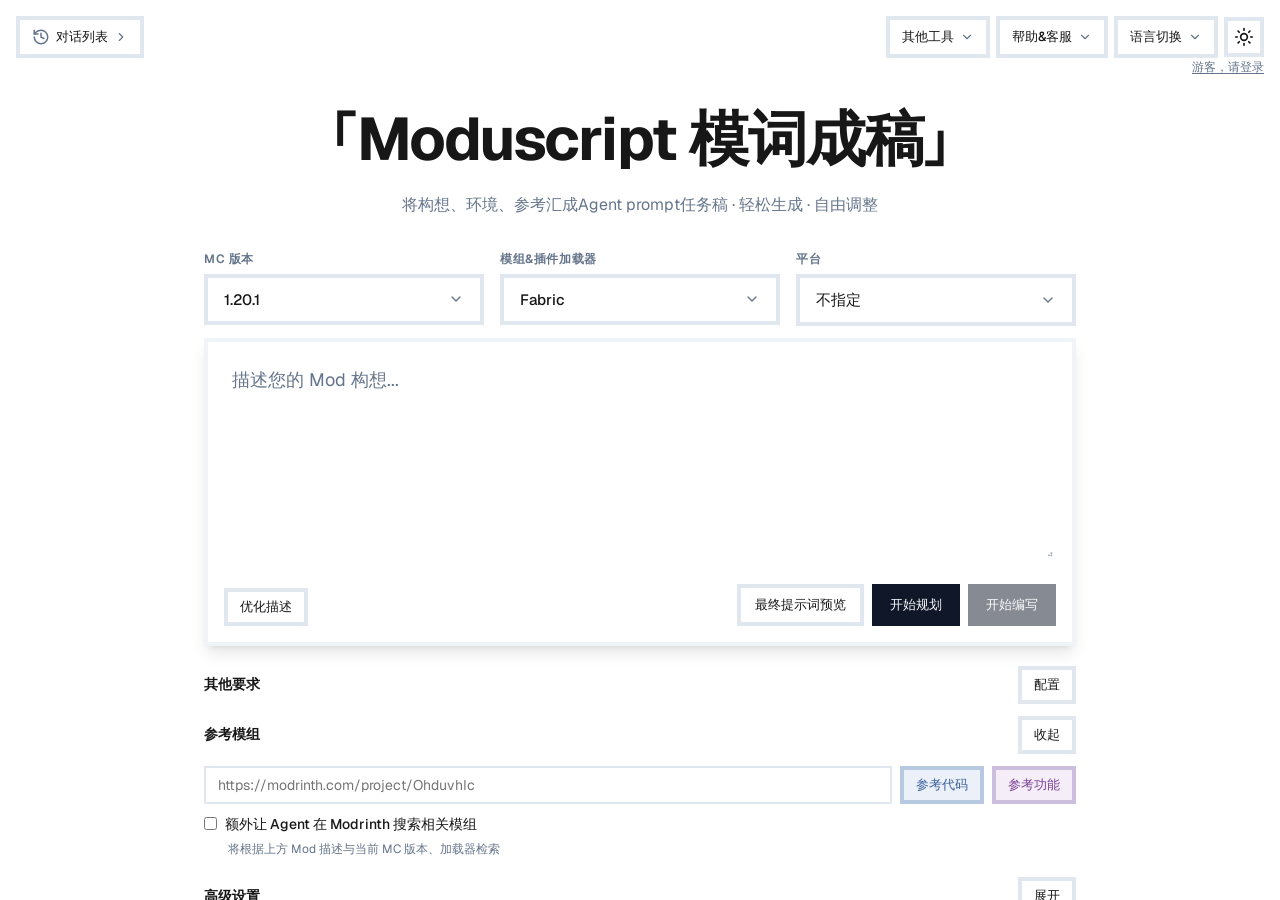
<file: index.html>
<!DOCTYPE html>
<html lang="zh-CN" translate="no" class="page-home">
<head>
  <meta charset="UTF-8">
  <meta name="viewport" content="width=device-width, initial-scale=1">
  <meta name="description" content="Moduscript 模词成稿 — 模组 Agent 提示词自动成稿，告别繁琐 prompt 拼装">
  <meta name="google" content="notranslate">
  <title>Moduscript 模词成稿</title>
  <link rel="preconnect" href="https://fonts.googleapis.com">
  <link rel="preconnect" href="https://fonts.gstatic.com" crossorigin>
  <link href="https://fonts.googleapis.com/css2?family=Geist:wght@400;500;600;700&display=swap" rel="stylesheet">
  <link rel="stylesheet" href="css/styles.css?v=36">
</head>
<body class="page-home">
  <div class="app-layout" id="appLayout">
    <!-- 统一侧栏：对话列表 + 构想列表 -->
    <aside class="history-panel unified-sidebar" id="sessionListPanel" aria-label="侧栏" hidden>
      <div class="sidebar-section sidebar-section--sessions">
        <div class="history-panel-header">
          <h2 class="history-panel-title" id="sessionListPanelTitle">对话列表</h2>
          <button type="button" class="btn btn-outline btn-sm" id="conceptNewBtn">新建构想</button>
        </div>
        <div class="history-panel-body" id="sessionListPanelBody">
          <p class="history-panel-empty">暂无记录</p>
        </div>
        <div class="history-panel-footer">
          <button type="button" class="btn btn-outline btn-sm history-panel-recycle-btn" id="sessionListRecycleBtn">回收站</button>
        </div>
      </div>
    </aside>
    <div class="history-backdrop" id="historyBackdrop" hidden aria-hidden="true"></div>

    <div class="main-column">
      <!-- 顶栏 -->
      <header class="top-bar home-top-bar">
        <button
          type="button"
          class="top-bar-btn history-toggle"
          id="historyToggle"
          aria-expanded="false"
          aria-controls="sessionListPanel"
        >
          <svg class="history-toggle-icon" xmlns="http://www.w3.org/2000/svg" width="18" height="18" viewBox="0 0 24 24" fill="none" stroke="currentColor" stroke-width="2" stroke-linecap="round" stroke-linejoin="round" aria-hidden="true"><path d="M3 12a9 9 0 1 0 9-9 9.75 9.75 0 0 0-6.74 2.74L3 8"/><path d="M3 3v5h5"/><path d="M12 7v5l4 2"/></svg>
          <span class="top-bar-btn-label">对话列表</span>
          <svg class="history-toggle-chevron" xmlns="http://www.w3.org/2000/svg" width="14" height="14" viewBox="0 0 24 24" fill="none" stroke="currentColor" stroke-width="2" stroke-linecap="round" stroke-linejoin="round" aria-hidden="true"><path d="m9 18 6-6-6-6"/></svg>
        </button>
        <div class="top-bar-spacer"></div>
        <div class="top-bar-actions">
          <div class="nav-dropdown" data-nav-dropdown="tools">
            <button type="button" class="top-bar-btn nav-dropdown-trigger" id="toolsMenuTrigger" aria-haspopup="menu" aria-expanded="false" aria-controls="toolsMenu">
              <span class="top-bar-btn-label">其他工具</span>
              <svg class="nav-dropdown-chevron" xmlns="http://www.w3.org/2000/svg" width="14" height="14" viewBox="0 0 24 24" fill="none" stroke="currentColor" stroke-width="2" stroke-linecap="round" stroke-linejoin="round" aria-hidden="true"><path d="m6 9 6 6 6-6"/></svg>
            </button>
            <ul class="nav-dropdown-menu" id="toolsMenu" role="menu" aria-labelledby="toolsMenuTrigger" hidden>
              <li role="none"><button type="button" class="nav-dropdown-item" role="menuitem" data-nav-action="mod-search">模组查找</button></li>
              <li role="none"><button type="button" class="nav-dropdown-item" role="menuitem" data-nav-action="mod-source">模组源码分析</button></li>
              <li role="none"><button type="button" class="nav-dropdown-item" role="menuitem" data-nav-action="mod-redev">模组二次开发</button></li>
            </ul>
          </div>
          <div class="nav-dropdown" data-nav-dropdown="help">
            <button type="button" class="top-bar-btn nav-dropdown-trigger" id="helpMenuTrigger" aria-haspopup="menu" aria-expanded="false" aria-controls="helpMenu">
              <span class="top-bar-btn-label">帮助&amp;客服</span>
              <svg class="nav-dropdown-chevron" xmlns="http://www.w3.org/2000/svg" width="14" height="14" viewBox="0 0 24 24" fill="none" stroke="currentColor" stroke-width="2" stroke-linecap="round" stroke-linejoin="round" aria-hidden="true"><path d="m6 9 6 6 6-6"/></svg>
            </button>
            <ul class="nav-dropdown-menu" id="helpMenu" role="menu" aria-labelledby="helpMenuTrigger" hidden>
              <li role="none"><button type="button" class="nav-dropdown-item" role="menuitem" data-nav-action="help-docs">使用说明</button></li>
              <li role="none"><button type="button" class="nav-dropdown-item" role="menuitem" data-nav-action="help-support">联系客服</button></li>
            </ul>
          </div>
          <div class="nav-dropdown" data-nav-dropdown="lang">
            <button type="button" class="top-bar-btn nav-dropdown-trigger" id="langMenuTrigger" aria-haspopup="menu" aria-expanded="false" aria-controls="langMenu">
              <span class="top-bar-btn-label">语言切换</span>
              <svg class="nav-dropdown-chevron" xmlns="http://www.w3.org/2000/svg" width="14" height="14" viewBox="0 0 24 24" fill="none" stroke="currentColor" stroke-width="2" stroke-linecap="round" stroke-linejoin="round" aria-hidden="true"><path d="m6 9 6 6 6-6"/></svg>
            </button>
            <ul class="nav-dropdown-menu" id="langMenu" role="menu" aria-labelledby="langMenuTrigger" hidden>
              <li role="none"><button type="button" class="nav-dropdown-item" role="menuitem" data-nav-action="lang-zh" aria-current="true">简体中文</button></li>
              <li role="none"><button type="button" class="nav-dropdown-item" role="menuitem" data-nav-action="lang-en">English</button></li>
            </ul>
          </div>
          <div class="top-bar-account-col">
            <button type="button" class="btn-icon theme-toggle" id="themeToggle" aria-label="切换主题">
              <svg class="icon-sun" xmlns="http://www.w3.org/2000/svg" width="20" height="20" viewBox="0 0 24 24" fill="none" stroke="currentColor" stroke-width="2" stroke-linecap="round" stroke-linejoin="round" aria-hidden="true"><circle cx="12" cy="12" r="4"/><path d="M12 2v2"/><path d="M12 20v2"/><path d="m4.93 4.93 1.41 1.41"/><path d="m17.66 17.66 1.41 1.41"/><path d="M2 12h2"/><path d="M20 12h2"/><path d="m6.34 17.66-1.41 1.41"/><path d="m19.07 4.93-1.41 1.41"/></svg>
              <svg class="icon-moon" xmlns="http://www.w3.org/2000/svg" width="20" height="20" viewBox="0 0 24 24" fill="none" stroke="currentColor" stroke-width="2" stroke-linecap="round" stroke-linejoin="round" aria-hidden="true"><path d="M20.985 12.486a9 9 0 1 1-9.473-9.472c.405-.022.617.46.402.803a6 6 0 0 0 8.268 8.268c.344-.215.825-.004.803.401"/></svg>
            </button>
            <a class="account-status" id="accountStatus" href="/login.html">游客，请登录</a>
          </div>
        </div>
      </header>

      <main class="main-content">
        <div class="landing">
          <h1 class="landing-title">「Moduscript 模词成稿」</h1>
          <p class="landing-subtitle">将构想、环境、参考汇成Agent prompt任务稿 · 轻松生成 · 自由调整</p>

          <form class="prompt-form" id="promptForm" novalidate>
            <!-- MC 版本、加载器、平台 -->
            <div class="selectors-row">
              <div class="dropdown" data-dropdown="mcVersion">
                <label class="dropdown-label" id="mcVersionLabel">MC 版本</label>
                <button type="button" class="dropdown-trigger" id="mcVersionTrigger" aria-haspopup="listbox" aria-expanded="false" aria-labelledby="mcVersionLabel mcVersionValue">
                  <span class="dropdown-value" id="mcVersionValue">1.20.1</span>
                  <svg class="dropdown-chevron" xmlns="http://www.w3.org/2000/svg" width="16" height="16" viewBox="0 0 24 24" fill="none" stroke="currentColor" stroke-width="2" stroke-linecap="round" stroke-linejoin="round" aria-hidden="true"><path d="m6 9 6 6 6-6"/></svg>
                </button>
                <ul class="dropdown-menu" id="mcVersionMenu" role="listbox" aria-labelledby="mcVersionLabel" hidden></ul>
              </div>

              <div class="dropdown" data-dropdown="modLoader">
                <label class="dropdown-label" id="modLoaderLabel">模组&amp;插件加载器</label>
                <button type="button" class="dropdown-trigger" id="modLoaderTrigger" aria-haspopup="listbox" aria-expanded="false" aria-labelledby="modLoaderLabel modLoaderValue">
                  <span class="dropdown-value" id="modLoaderValue">Fabric</span>
                  <svg class="dropdown-chevron" xmlns="http://www.w3.org/2000/svg" width="16" height="16" viewBox="0 0 24 24" fill="none" stroke="currentColor" stroke-width="2" stroke-linecap="round" stroke-linejoin="round" aria-hidden="true"><path d="m6 9 6 6 6-6"/></svg>
                </button>
                <ul class="dropdown-menu" id="modLoaderMenu" role="listbox" aria-labelledby="modLoaderLabel" hidden></ul>
              </div>

              <div class="dropdown" data-dropdown="platform">
                <label class="dropdown-label" id="platformLabel">平台</label>
                <button type="button" class="dropdown-trigger" id="platformTrigger" aria-haspopup="listbox" aria-expanded="false" aria-labelledby="platformLabel platformValue">
                  <span class="dropdown-value" id="platformValue">不指定</span>
                  <svg class="dropdown-chevron" xmlns="http://www.w3.org/2000/svg" width="16" height="16" viewBox="0 0 24 24" fill="none" stroke="currentColor" stroke-width="2" stroke-linecap="round" stroke-linejoin="round" aria-hidden="true"><path d="m6 9 6 6 6-6"/></svg>
                </button>
                <ul class="dropdown-menu" id="platformMenu" role="listbox" aria-labelledby="platformLabel" hidden></ul>
              </div>
            </div>

            <!-- 主输入 -->
            <div class="textarea-wrap" id="textareaWrap">
              <div class="prompt-textarea-host">
                <textarea
                  id="promptInput"
                  class="prompt-textarea"
                  name="prompt"
                  placeholder="描述您的 Mod 构想..."
                  rows="6"
                  required
                  minlength="10"
                ></textarea>
                <button
                  type="button"
                  class="prompt-textarea-resize"
                  id="promptTextareaResize"
                  aria-label="拖动调整输入框高度"
                  tabindex="-1"
                >
                  <svg xmlns="http://www.w3.org/2000/svg" width="14" height="14" viewBox="0 0 24 24" fill="currentColor" aria-hidden="true"><circle cx="16" cy="16" r="1.5"/><circle cx="12" cy="16" r="1.5"/><circle cx="16" cy="12" r="1.5"/></svg>
                </button>
              </div>
              <div class="prompt-input-footer">
                <button type="button" class="btn btn-outline btn-sm optimize-desc-btn" id="optimizeDescBtn">
                  <span class="optimize-desc-btn-label">优化描述</span>
                  <span class="optimize-desc-btn-loading" id="optimizeDescLoading" hidden aria-hidden="true">
                    <svg class="spinner" xmlns="http://www.w3.org/2000/svg" width="14" height="14" viewBox="0 0 24 24" fill="none" stroke="currentColor" stroke-width="2"><path d="M21 12a9 9 0 1 1-6.219-8.56"/></svg>
                  </span>
                </button>
                <div class="prompt-actions-slot" id="promptActionsSlot">
                  <div class="prompt-actions" id="promptActions">
                    <button type="button" class="btn btn-outline btn-action prompt-preview-btn" id="promptPreviewBtn">最终提示词预览</button>
                    <button type="button" class="btn btn-primary btn-action" id="startPlanBtn">开始规划</button>
                    <button type="button" class="btn btn-primary btn-action" id="startBuildBtn" disabled>开始编写</button>
                    <span class="prompt-actions-loading" id="submitLoading" hidden aria-hidden="true">
                      <svg class="spinner" xmlns="http://www.w3.org/2000/svg" width="18" height="18" viewBox="0 0 24 24" fill="none" stroke="currentColor" stroke-width="2"><path d="M21 12a9 9 0 1 1-6.219-8.56"/></svg>
                    </span>
                  </div>
                </div>
              </div>
              <div class="desc-optimize-panel" id="descOptimizePanel" hidden>
                <button
                  type="button"
                  class="desc-optimize-header"
                  id="descOptimizeCollapseBtn"
                  aria-expanded="true"
                  aria-controls="descOptimizeBody"
                >
                  <svg class="desc-optimize-chevron" xmlns="http://www.w3.org/2000/svg" width="14" height="14" viewBox="0 0 24 24" fill="none" stroke="currentColor" stroke-width="2" stroke-linecap="round" stroke-linejoin="round" aria-hidden="true"><path d="m6 9 6 6 6-6"/></svg>
                  <span>优化结果</span>
                </button>
                <div class="desc-optimize-body" id="descOptimizeBody">
                  <div class="desc-optimize-md markdown-body" id="descOptimizeContent"></div>
                </div>
                <div class="desc-optimize-footer">
                  <div class="desc-optimize-adopt" id="descOptimizeAdopt">
                    <button type="button" class="btn btn-outline btn-sm" id="adoptDescBtn">采纳到输入框</button>
                    <div class="desc-optimize-adopt-confirm" id="adoptDescConfirm" hidden>
                      <button type="button" class="btn btn-primary btn-sm" id="adoptDescConfirmBtn">确认采纳</button>
                      <button type="button" class="btn btn-outline btn-sm" id="adoptDescCancelBtn">取消</button>
                    </div>
                  </div>
                  <div class="prompt-actions-slot desc-optimize-actions-slot" id="descOptimizeActionsSlot"></div>
                </div>
              </div>
            </div>

            <!-- 其他要求 -->
            <section class="requirements-section" aria-labelledby="requirementsHeading">
              <div class="requirements-header">
                <h2 class="requirements-heading" id="requirementsHeading">其他要求</h2>
                <button type="button" class="btn btn-outline btn-sm" id="requirementsConfigBtn">配置</button>
              </div>
              <div class="requirements-grid" id="requirementsGrid" role="group" aria-label="其他要求选项"></div>
            </section>

            <!-- 参考模组 -->
            <section class="ref-mods-section" id="referenceModsSection" aria-labelledby="referenceModsHeading">
              <div class="requirements-header">
                <h2 class="requirements-heading" id="referenceModsHeading">参考模组</h2>
                <button type="button" class="btn btn-outline btn-sm" id="referenceModsToggle" aria-expanded="true" aria-controls="referenceModsBody">
                  收起
                </button>
              </div>
              <div class="ref-mods-body" id="referenceModsBody">
                <div class="ref-mods-input-row">
                  <input
                    type="text"
                    id="referenceModInput"
                    class="form-input ref-mods-input"
                    placeholder="https://modrinth.com/project/OhduvhIc"
                    autocomplete="off"
                  >
                  <button type="button" class="btn btn-sm ref-mod-btn--code" id="referenceModCodeBtn">参考代码</button>
                  <button type="button" class="btn btn-sm ref-mod-btn--feature" id="referenceModFeatureBtn">参考功能</button>
                </div>
                <div class="ref-mod-chips" id="referenceModChips" role="list" aria-label="已添加的参考模组"></div>
                <label class="ref-mods-auto">
                  <input type="checkbox" id="referenceModAutoSearch">
                  <span>额外让 Agent 在 Modrinth 搜索相关模组</span>
                </label>
                <p class="ref-mods-auto-hint">将根据上方 Mod 描述与当前 MC 版本、加载器检索</p>
              </div>
            </section>

            <!-- 高级设置 -->
            <section class="requirements-section" id="advancedSettingsSection" aria-labelledby="advancedSettingsHeading">
              <div class="requirements-header">
                <h2 class="requirements-heading" id="advancedSettingsHeading">高级设置</h2>
                <button type="button" class="btn btn-outline btn-sm" id="advancedSettingsToggle" aria-expanded="false" aria-controls="advancedSettingsBody">展开</button>
              </div>
              <div class="ref-mods-body" id="advancedSettingsBody" hidden>
                <div class="form-field mod-meta-field" data-mod-meta-field="modName">
                  <label for="advancedModName">Mod 名称 <span class="form-hint">（选填，英文 2–40 字符，留空则自动生成）</span></label>
                  <input type="text" id="advancedModName" class="form-input" maxlength="40" placeholder="如 Example Guilds" autocomplete="off" spellcheck="false">
                  <span class="form-field-error" id="advancedModNameError" hidden></span>
                </div>
                <div class="form-field mod-meta-field" data-mod-meta-field="modId">
                  <label for="advancedModId">Mod ID <span class="form-hint">（选填，世界唯一，不允许大写字母）</span></label>
                  <input type="text" id="advancedModId" class="form-input" maxlength="32" placeholder="如 dhz_guilds" autocomplete="off" spellcheck="false">
                  <span class="form-field-error" id="advancedModIdError" hidden></span>
                </div>
                <div class="form-field mod-meta-field" data-mod-meta-field="packageName">
                  <label for="advancedPackageName">包名 <span class="form-hint">（选填，推荐格式：{域名}.{作者}.{modID}）</span></label>
                  <input type="text" id="advancedPackageName" class="form-input" maxlength="80" placeholder="如 com.example.my_guilds" autocomplete="off" spellcheck="false">
                  <span class="form-field-error" id="advancedPackageNameError" hidden></span>
                </div>
                <div class="advanced-build-settings" id="advancedBuildSettings">
                  <h3 class="advanced-subsection-heading">编写模式设置</h3>
                  <div class="form-field">
                    <label>打扰强度</label>
                    <div class="interrupt-picker-grid interrupt-picker-grid--inline" id="advancedInterruptOptions" role="group" aria-label="打扰强度"></div>
                  </div>
                  <div class="form-field">
                    <label for="advancedMaxTurns">最大工具调用次数 <span class="form-hint">（Agent 轮次上限，默认 150）</span></label>
                    <input type="number" id="advancedMaxTurns" class="form-input" min="10" max="500" step="10" value="150" autocomplete="off">
                    <span class="form-field-error" id="advancedMaxTurnsError" hidden></span>
                  </div>
                </div>
              </div>
            </section>
          </form>
        </div>

        <footer class="site-footer">
          <p class="footer-disclaimer">非 Minecraft 官方产品。未获 Mojang 许可，亦与 Mojang 无任何关联。</p>
          <p class="footer-copy">&copy; 2026 Moduscript 模词成稿</p>
        </footer>
      </main>
    </div>
  </div>

  <!-- 要求项说明气泡 -->
  <div class="req-popover" id="requirementPopover" role="tooltip" hidden>
    <div class="req-popover-arrow" aria-hidden="true"></div>
    <div class="req-popover-head">
      <p class="req-popover-title" id="requirementPopoverTitle"></p>
      <span class="req-popover-cost" id="requirementPopoverCost" hidden></span>
    </div>
    <p class="req-popover-body" id="requirementPopoverBody"></p>
  </div>

  <!-- 参考模组详情气泡 -->
  <div class="req-popover req-popover--interactive" id="refModPopover" role="tooltip" hidden>
    <div class="req-popover-arrow" aria-hidden="true"></div>
    <p class="req-popover-title" id="refModPopoverTitle"></p>
    <div class="req-popover-body" id="refModPopoverBody"></div>
  </div>

  <!-- 规划深度选择气泡 -->
  <div class="req-popover req-popover--interactive plan-depth-popover" id="planDepthPopover" role="dialog" aria-label="选择规划深度" hidden>
    <div class="req-popover-arrow" aria-hidden="true"></div>
    <p class="req-popover-title">选择规划深度</p>
    <div class="req-popover-body plan-depth-options" id="planDepthOptions" role="group" aria-label="规划深度"></div>
  </div>

  <!-- Toast 通知 -->
  <div class="toast-container" id="toastContainer" aria-live="polite" aria-atomic="true"></div>

  <!-- 最终提示词预览 -->
  <div class="modal-overlay" id="promptPreviewOverlay" hidden>
    <div
      class="modal modal--wide"
      id="promptPreviewModal"
      role="dialog"
      aria-modal="true"
      aria-labelledby="promptPreviewModalTitle"
    >
      <div class="modal-header">
        <h2 class="modal-title" id="promptPreviewModalTitle">最终提示词预览</h2>
        <button type="button" class="modal-close" id="promptPreviewClose" aria-label="关闭">×</button>
      </div>
      <div class="modal-body">
        <pre class="prompt-preview-content" id="promptPreviewContent"></pre>
      </div>
      <div class="modal-footer">
        <button type="button" class="btn btn-primary" id="promptPreviewDone">关闭</button>
      </div>
    </div>
  </div>

  <!-- 其他要求配置弹窗 -->
  <div class="modal-overlay" id="requirementsModalOverlay" hidden>
    <div
      class="modal"
      id="requirementsModal"
      role="dialog"
      aria-modal="true"
      aria-labelledby="requirementsModalTitle"
    >
      <div class="modal-header">
        <h2 class="modal-title" id="requirementsModalTitle">配置其他要求</h2>
        <button type="button" class="modal-close" id="requirementsModalClose" aria-label="关闭">×</button>
      </div>
      <div class="modal-body">
        <section class="modal-section">
          <div class="modal-section-head">
            <h3 class="modal-section-title">要求列表</h3>
            <button type="button" class="btn btn-outline btn-sm" id="resetCustomReqBtn">恢复默认</button>
          </div>
          <p class="modal-req-sort-hint" id="reqListSortHint">拖动左侧手柄可调整顺序</p>
          <ul class="modal-req-list" id="reqList"></ul>
          <p class="modal-empty" id="reqListEmpty" hidden>暂无要求项，可在下方添加。</p>
        </section>
        <section class="modal-section modal-form-section">
          <h3 class="modal-section-title" id="customFormTitle">添加要求</h3>
          <input type="hidden" id="customFormEditId" value="">
          <div class="form-field">
            <label for="customReqTitle">标题 <span class="form-hint">（最多 8 个汉字）</span></label>
            <input type="text" id="customReqTitle" class="form-input" maxlength="32" placeholder="例如：多语言支持">
            <span class="form-counter" id="customReqTitleCounter">0/8 汉字</span>
          </div>
          <div class="form-field">
            <label for="customReqDescription">详细说明</label>
            <textarea id="customReqDescription" class="form-textarea" rows="3" placeholder="展开后向用户展示的说明…"></textarea>
          </div>
          <div class="form-field">
            <label for="customReqPrompt">Agent 指令 <span class="form-hint">（可选，留空则使用详细说明代替）</span></label>
            <textarea id="customReqPrompt" class="form-textarea" rows="2" placeholder="供 Agent 理解的额外约束…"></textarea>
          </div>
          <div class="modal-form-actions">
            <button type="button" class="btn btn-outline" id="customFormCancelBtn" hidden>取消编辑</button>
            <button type="button" class="btn btn-primary" id="customFormSaveBtn">添加</button>
          </div>
        </section>
      </div>
      <div class="modal-footer">
        <button type="button" class="btn btn-primary" id="requirementsModalDone">完成</button>
      </div>
    </div>
  </div>

  <div class="plan-modal-overlay" id="homeL1Overlay" hidden>
    <div class="plan-modal" role="dialog" aria-labelledby="homeL1Title">
      <h2 class="plan-modal-title" id="homeL1Title">知识水平（L1 四维粗评）</h2>
      <div class="plan-modal-body" id="homeL1Body"></div>
      <div class="plan-modal-actions">
        <button type="button" class="btn btn-outline" id="homeL1Cancel">取消</button>
        <button type="button" class="btn btn-primary" id="homeL1Confirm">确认并开始规划</button>
      </div>
    </div>
  </div>

  <script type="module" src="js/app.js"></script>
</body>
</html>
</file>
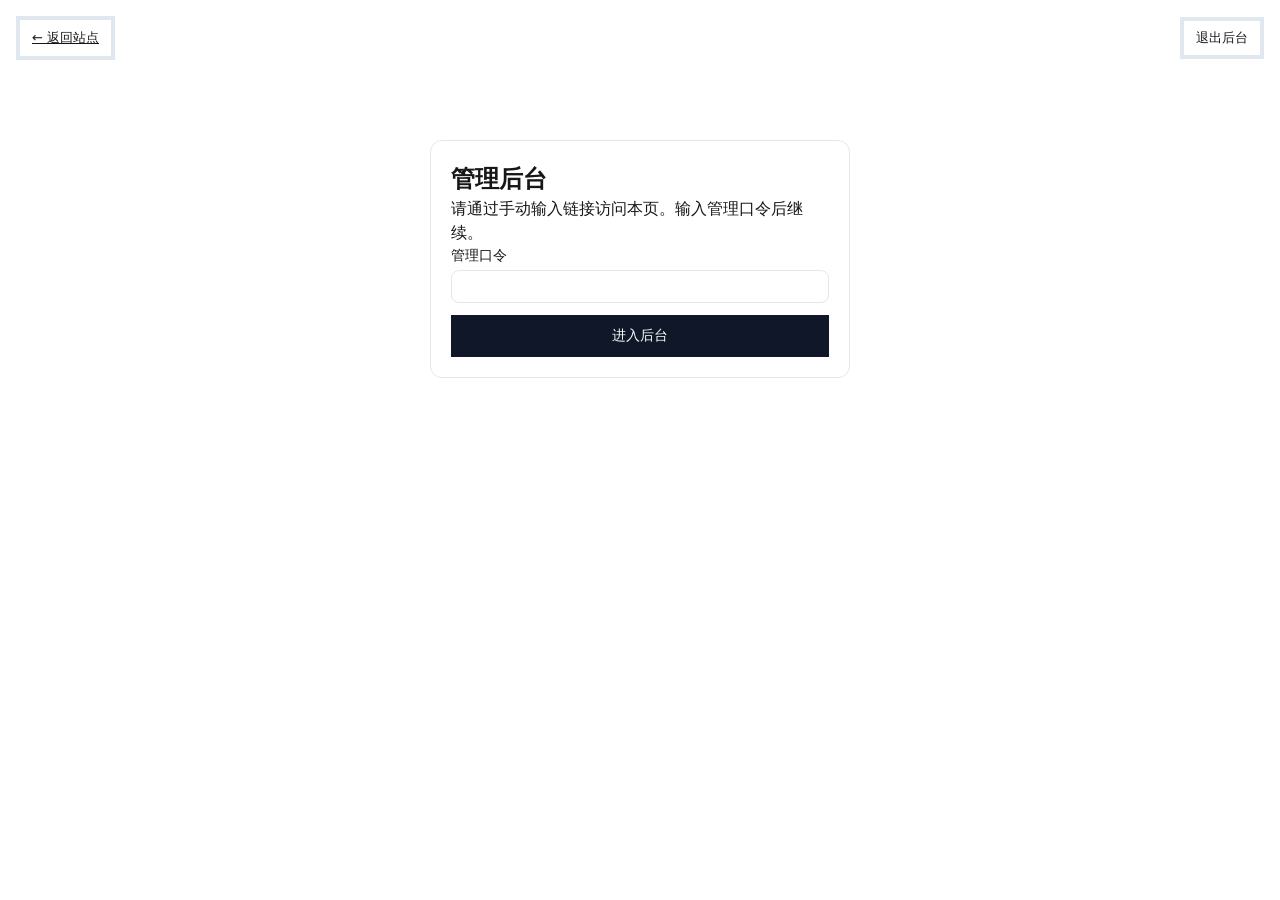
<file: admin.html>
<!DOCTYPE html>
<html lang="zh-CN">
<head>
  <meta charset="UTF-8">
  <meta name="viewport" content="width=device-width, initial-scale=1">
  <title>管理后台 · Moduscript</title>
  <link rel="stylesheet" href="css/styles.css">
</head>
<body>
  <header class="top-bar">
    <a class="top-bar-btn" href="/index.html">← 返回站点</a>
    <div class="top-bar-spacer"></div>
    <button type="button" class="top-bar-btn" id="adminLogoutBtn" hidden>退出后台</button>
  </header>

  <main class="admin-page">
    <section class="admin-section admin-login-section" id="adminLoginSection">
      <h1>管理后台</h1>
      <p class="settings-hint">请通过手动输入链接访问本页。输入管理口令后继续。</p>
      <form id="adminLoginForm" class="admin-form">
        <label>管理口令<input type="password" id="adminPassword" required autocomplete="current-password"></label>
        <button type="submit" class="btn btn-primary">进入后台</button>
      </form>
    </section>

    <div id="adminPanelContent" hidden>
      <h1>管理后台</h1>
      <section class="admin-section" id="overviewSection">
        <h2>概览</h2>
        <div class="admin-stats" id="adminStats">加载中…</div>
      </section>
      <section class="admin-section" id="adminLlmTabsSection">
        <h2>LLM 配置</h2>
        <div class="admin-llm-profiles" id="llmProfilesBar">
          <p class="settings-hint" id="llmProfilesHint">加载预设…</p>
          <div class="admin-llm-profile-chips" id="llmProfileChips"></div>
          <div class="admin-llm-profile-actions">
            <button type="button" class="btn btn-outline btn-sm" id="llmProfileSaveAsBtn">另存为预设</button>
            <button type="button" class="btn btn-outline btn-sm" id="llmProfileRenameBtn">重命名</button>
            <button type="button" class="btn btn-outline btn-sm" id="llmProfileDeleteBtn">删除</button>
          </div>
        </div>
        <div class="admin-llm-tabs" role="tablist">
          <button type="button" class="admin-llm-tab is-active" data-llm-tab="adminLlmShared" role="tab">统一 LLM <span class="admin-llm-tab-badge" data-hint-for="llmStatusHint"></span></button>
          <button type="button" class="admin-llm-tab" data-llm-tab="adminPromptOptimize" role="tab">描述优化 <span class="admin-llm-tab-badge" data-hint-for="promptOptimizeStatusHint"></span></button>
          <button type="button" class="admin-llm-tab" data-llm-tab="adminModNameSuggest" role="tab">Mod 名称 <span class="admin-llm-tab-badge" data-hint-for="modNameSuggestStatusHint"></span></button>
          <button type="button" class="admin-llm-tab" data-llm-tab="adminPlanLlm" role="tab">规划 LLM <span class="admin-llm-tab-badge" data-hint-for="planLlmStatusHint"></span></button>
        </div>
        <div class="admin-llm-tab-panel is-active" id="adminLlmShared" role="tabpanel">
          <h3 class="admin-llm-panel-title">统一 LLM API 配置</h3>
          <p class="settings-hint" id="llmStatusHint"></p>
          <form id="llmForm" class="admin-form">
            <label>Base URL<input type="url" id="llmBaseUrl" placeholder="https://api.anthropic.com"></label>
            <label>API Key<input type="password" id="llmApiKey" placeholder="留空则不修改已有 Key"></label>
            <label>Model<input type="text" id="llmModel" placeholder="claude-sonnet-4-20250514"></label>
            <label>Subagent Model<input type="text" id="llmSubagent"></label>
            <button type="submit" class="btn btn-primary">保存 LLM 配置</button>
          </form>
        </div>
        <div class="admin-llm-tab-panel" id="adminPromptOptimize" role="tabpanel" hidden>
          <h3 class="admin-llm-panel-title">描述优化配置</h3>
          <p class="settings-hint" id="promptOptimizeStatusHint"></p>
          <form id="promptOptimizeForm" class="admin-form">
            <label><input type="checkbox" id="promptOptimizeEnabled"> 启用描述优化</label>
            <label>Base URL<input type="url" id="promptOptimizeBaseUrl" placeholder="https://api.deepseek.com"></label>
            <label>API Key<input type="password" id="promptOptimizeApiKey" placeholder="留空则不修改已有 Key"></label>
            <label>Model<input type="text" id="promptOptimizeModel" placeholder="deepseek-v4-pro"></label>
            <label>System Prompt<textarea id="promptOptimizeSystemPrompt" rows="3"></textarea></label>
            <label>Reasoning Effort
              <select id="promptOptimizeReasoningEffort">
                <option value="low">low</option>
                <option value="medium">medium</option>
                <option value="high">high</option>
              </select>
            </label>
            <label><input type="checkbox" id="promptOptimizeThinkingEnabled"> 启用 Thinking</label>
            <button type="submit" class="btn btn-primary">保存描述优化配置</button>
          </form>
        </div>
        <div class="admin-llm-tab-panel" id="adminModNameSuggest" role="tabpanel" hidden>
          <h3 class="admin-llm-panel-title">Mod 名称生成配置</h3>
          <p class="settings-hint" id="modNameSuggestStatusHint"></p>
          <form id="modNameSuggestForm" class="admin-form">
            <label><input type="checkbox" id="modNameSuggestEnabled"> 启用 Mod 名称自动生成（LLM）</label>
            <label>Base URL<input type="url" id="modNameSuggestBaseUrl" placeholder="https://api.deepseek.com"></label>
            <label>API Key<input type="password" id="modNameSuggestApiKey" placeholder="留空则不修改已有 Key"></label>
            <label>Model<input type="text" id="modNameSuggestModel" placeholder="deepseek-chat"></label>
            <label>System Prompt<textarea id="modNameSuggestSystemPrompt" rows="4"></textarea></label>
            <label>Temperature<input type="number" id="modNameSuggestTemperature" min="0" max="2" step="0.1" value="0.3"></label>
            <button type="submit" class="btn btn-primary">保存 Mod 名称生成配置</button>
          </form>
        </div>
        <div class="admin-llm-tab-panel" id="adminPlanLlm" role="tabpanel" hidden>
          <h3 class="admin-llm-panel-title">规划模式 LLM 配置</h3>
          <p class="settings-hint" id="planLlmStatusHint"></p>
          <p class="settings-hint" id="planRefDecompileHint">闭源参考反编译工具（Vineflower / tiny-remapper）在首次索引或 setup 时自动下载，需 Java 17+ 与网络；失败时可重试索引或跳过等待先规划。</p>
          <form id="planLlmForm" class="admin-form">
            <label><input type="checkbox" id="planLlmEnabled"> 启用规划模式 LLM</label>
            <label>Base URL<input type="url" id="planLlmBaseUrl" placeholder="https://api.deepseek.com"></label>
            <label>API Key<input type="password" id="planLlmApiKey" placeholder="留空则不修改已有 Key"></label>
            <label>Model<input type="text" id="planLlmModel" placeholder="deepseek-chat"></label>
            <label>System Prompt（出题轮次）<textarea id="planLlmSystemPrompt" rows="3"></textarea></label>
            <label>Finalize System Prompt（定稿轮次）<textarea id="planLlmFinalizeSystemPrompt" rows="3"></textarea></label>
            <label>Temperature<input type="number" id="planLlmTemperature" min="0" max="2" step="0.1" value="0.4"></label>
            <button type="submit" class="btn btn-primary">保存规划 LLM 配置</button>
          </form>
        </div>
      </section>
      <section class="admin-section" id="promptOptimizeRecordsSection">
        <h2>描述优化记录</h2>
        <p class="settings-hint">来自审计日志的「优化描述」调用记录（不含用户原始输入全文）。</p>
        <div class="admin-audit-toolbar">
          <label>用户 ID
            <input type="text" id="optimizeRecordsUserId" placeholder="留空显示全部" autocomplete="off">
          </label>
          <label>
            状态
            <select id="optimizeRecordsLevel">
              <option value="">全部</option>
              <option value="info">成功</option>
              <option value="error">失败</option>
            </select>
          </label>
          <button type="button" class="btn btn-outline btn-sm" id="optimizeRecordsRefreshBtn">刷新</button>
        </div>
        <p class="admin-sessions-meta" id="optimizeRecordsMeta"></p>
        <div id="optimizeRecordsTable" class="admin-table">加载中…</div>
        <div class="admin-audit-pagination">
          <button type="button" class="btn btn-outline btn-sm" id="optimizeRecordsPrevBtn">上一页</button>
          <span id="optimizeRecordsPageInfo"></span>
          <button type="button" class="btn btn-outline btn-sm" id="optimizeRecordsNextBtn">下一页</button>
        </div>
      </section>
      <section class="admin-section" id="defaultRequirementsSection">
        <h2>默认「其他要求」配置</h2>
        <p class="settings-hint">影响新用户首次列表及主页「恢复默认」；不覆盖用户已保存在浏览器 localStorage 的自定义项。</p>
        <p class="admin-sessions-meta" id="defaultRequirementsMeta"></p>
        <p class="modal-req-sort-hint">拖动左侧手柄可调整顺序（保存到服务器后生效）</p>
        <ul class="modal-req-list" id="defaultRequirementsList"></ul>
        <p class="settings-hint" id="defaultRequirementsListEmpty" hidden>暂无默认项，可在下方添加。</p>
        <form id="defaultRequirementForm" class="admin-form">
          <input type="hidden" id="defaultReqEditId" value="">
          <label>标题 <span class="form-hint">（最多 8 个汉字）</span>
            <input type="text" id="defaultReqTitle" maxlength="32" placeholder="例如：多语言支持">
          </label>
          <span class="form-counter" id="defaultReqTitleCounter">0/8 汉字</span>
          <label>详细说明
            <textarea id="defaultReqDescription" rows="3"></textarea>
          </label>
          <label>Agent 指令 <span class="form-hint">（可选，留空则使用详细说明代替）</span>
            <textarea id="defaultReqPrompt" rows="2" placeholder="供 Agent 理解的额外约束…"></textarea>
          </label>
          <label>开销提示
            <select id="defaultReqCost">
              <option value="low">低</option>
              <option value="medium" selected>中</option>
              <option value="high">高</option>
              <option value="unknown">未知</option>
            </select>
          </label>
          <label><input type="checkbox" id="defaultReqEnabled" checked> 默认启用</label>
          <div class="modal-form-actions">
            <button type="button" class="btn btn-outline btn-sm" id="defaultReqCancelBtn" hidden>取消编辑</button>
            <button type="button" class="btn btn-primary btn-sm" id="defaultReqAddBtn">添加项</button>
          </div>
        </form>
        <div class="admin-audit-toolbar" style="margin-top: 0.75rem;">
          <button type="button" class="btn btn-outline btn-sm" id="defaultReqRestoreBuiltinBtn">恢复内置默认</button>
          <button type="button" class="btn btn-primary btn-sm" id="defaultReqSaveBtn">保存到服务器</button>
        </div>
      </section>
      <section class="admin-section">
        <h2>站点设置</h2>
        <form id="settingsForm" class="admin-form">
          <label><input type="checkbox" id="registrationEnabled"> 开放注册</label>
          <label><input type="checkbox" id="sharedLlmEnabled"> 使用统一 LLM API（全站用户共用上方配置）</label>
          <label><input type="checkbox" id="betaBannerEnabled"> 显示封闭测试横幅</label>
          <label>横幅文案<textarea id="betaBannerText" rows="2"></textarea></label>
          <label>反馈邮箱<input type="email" id="feedbackEmail"></label>
          <button type="submit" class="btn btn-primary">保存站点设置</button>
        </form>
      </section>
      <section class="admin-section">
        <h2>用户</h2>
        <div id="usersTable" class="admin-table">加载中…</div>
      </section>
      <section class="admin-section" id="plansSection">
        <h2>规划</h2>
        <div class="admin-sessions-toolbar">
          <label class="admin-sessions-search">
            搜索
            <input type="search" id="plansSearch" placeholder="标题、规划 ID、用户名或邮箱" autocomplete="off">
          </label>
          <label>
            状态
            <select id="plansStatusFilter">
              <option value="">全部</option>
              <option value="awaiting_l1">待完成问卷</option>
              <option value="active">进行中</option>
              <option value="ready">可定稿</option>
              <option value="finalized">已定稿</option>
              <option value="handed_off">已移交编写</option>
            </select>
          </label>
          <button type="button" class="btn btn-outline btn-sm" id="plansRefreshBtn">刷新</button>
        </div>
        <p class="admin-sessions-meta" id="plansMeta"></p>
        <div id="plansTable" class="admin-table">加载中…</div>
        <div class="admin-sessions-pagination">
          <button type="button" class="btn btn-outline btn-sm" id="plansPrevBtn">上一页</button>
          <span id="plansPageInfo"></span>
          <button type="button" class="btn btn-outline btn-sm" id="plansNextBtn">下一页</button>
        </div>
      </section>
      <section class="admin-section" id="sessionsSection">
        <h2>会话</h2>
        <div class="admin-sessions-toolbar">
          <label class="admin-sessions-search">
            搜索
            <input type="search" id="sessionsSearch" placeholder="标题、会话 ID、用户名或邮箱" autocomplete="off">
          </label>
          <label>
            状态
            <select id="sessionsStatusFilter">
              <option value="">全部</option>
              <option value="running">编写中</option>
              <option value="starting">启动中</option>
              <option value="waiting_user">等待用户</option>
              <option value="completed">已完成</option>
              <option value="stopped">已停止</option>
              <option value="error">错误</option>
              <option value="interrupted">已中断</option>
            </select>
          </label>
          <button type="button" class="btn btn-outline btn-sm" id="sessionsRefreshBtn">刷新</button>
        </div>
        <p class="admin-sessions-meta" id="sessionsMeta"></p>
        <div id="sessionsTable" class="admin-table">加载中…</div>
        <div class="admin-sessions-pagination">
          <button type="button" class="btn btn-outline btn-sm" id="sessionsPrevBtn">上一页</button>
          <span id="sessionsPageInfo"></span>
          <button type="button" class="btn btn-outline btn-sm" id="sessionsNextBtn">下一页</button>
        </div>
      </section>
      <section class="admin-section">
        <h2>操作日志</h2>
        <div class="admin-audit-toolbar">
          <label>分类
            <select id="auditCategory">
              <option value="">全部</option>
              <option value="session">session</option>
              <option value="agent">agent</option>
              <option value="auth">auth</option>
              <option value="admin">admin</option>
              <option value="prompt">prompt</option>
              <option value="user">user</option>
              <option value="http">http</option>
              <option value="artifact">artifact</option>
              <option value="system">system</option>
            </select>
          </label>
          <label>会话 ID<input type="text" id="auditSessionId" placeholder="sess-…"></label>
          <button type="button" class="btn btn-outline btn-sm" id="auditRefreshBtn">刷新</button>
        </div>
        <div id="auditLogsTable" class="admin-table">加载中…</div>
        <div class="admin-audit-pagination">
          <button type="button" class="btn btn-outline btn-sm" id="auditPrevBtn">上一页</button>
          <span id="auditPageInfo"></span>
          <button type="button" class="btn btn-outline btn-sm" id="auditNextBtn">下一页</button>
        </div>
      </section>
    </div>
  </main>
  <div class="toast-container" id="toastContainer"></div>
  <script type="module" src="js/admin.js"></script>
</body>
</html>
</file>
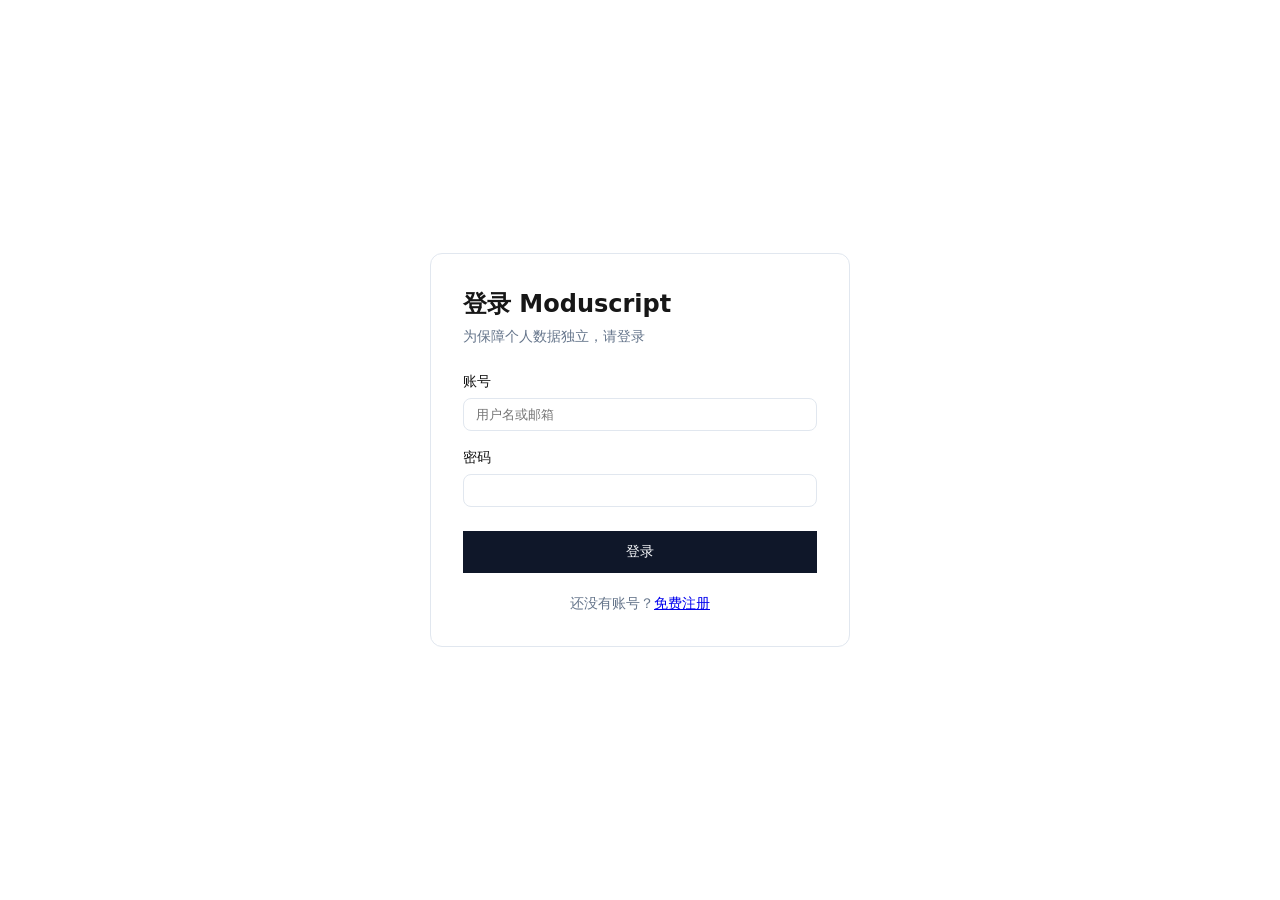
<file: login.html>
<!DOCTYPE html>
<html lang="zh-CN" translate="no">
<head>
  <meta charset="UTF-8">
  <meta name="viewport" content="width=device-width, initial-scale=1">
  <title>登录 · Moduscript 模词成稿</title>
  <link rel="stylesheet" href="css/styles.css">
</head>
<body class="auth-page">
  <main class="auth-card">
    <h1 class="auth-title">登录 Moduscript</h1>
    <p class="auth-subtitle">为保障个人数据独立，请登录</p>
    <form id="loginForm" class="auth-form">
      <label class="auth-label">账号<input type="text" id="account" required autocomplete="username" placeholder="用户名或邮箱"></label>
      <label class="auth-label">密码<input type="password" id="password" required autocomplete="current-password" minlength="6"></label>
      <button type="submit" class="btn btn-primary auth-submit">登录</button>
    </form>
    <p class="auth-footer">还没有账号？<a href="/register.html">免费注册</a></p>
  </main>
  <div class="toast-container" id="toastContainer"></div>
  <script type="module">
    import { login } from './js/auth.js';

    function showToast(msg, type = 'info') {
      const c = document.getElementById('toastContainer');
      const el = document.createElement('div');
      el.className = `toast toast-${type}`;
      el.textContent = msg;
      c.appendChild(el);
      setTimeout(() => el.remove(), 4000);
    }

    const params = new URLSearchParams(window.location.search);
    const next = params.get('next') || '/index.html';

    document.getElementById('loginForm').addEventListener('submit', async (e) => {
      e.preventDefault();
      const account = document.getElementById('account').value.trim();
      const password = document.getElementById('password').value;
      try {
        await login(account, password);
        window.location.href = next;
      } catch (err) {
        showToast(err.message, 'error');
      }
    });
  </script>
</body>
</html>
</file>
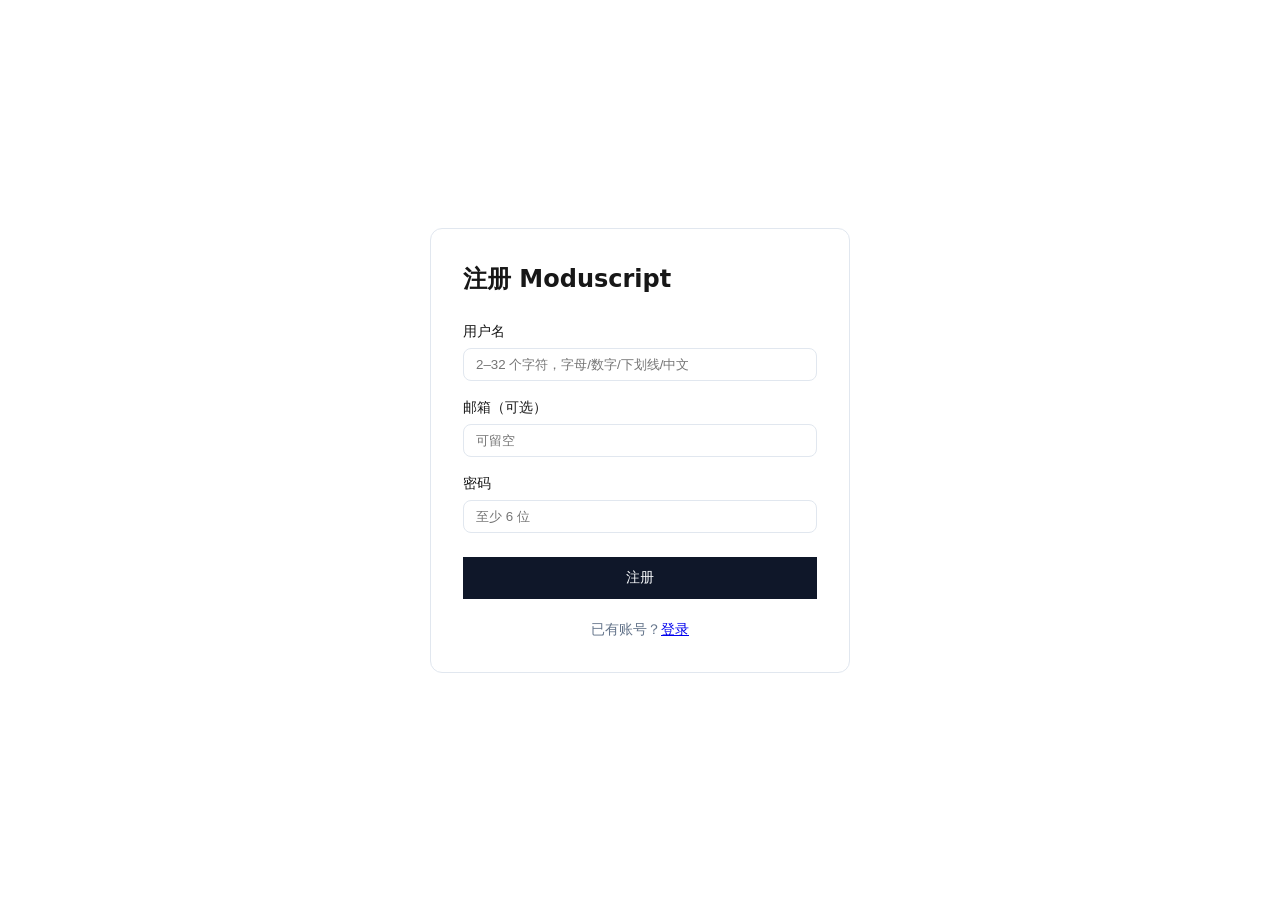
<file: register.html>
<!DOCTYPE html>
<html lang="zh-CN" translate="no">
<head>
  <meta charset="UTF-8">
  <meta name="viewport" content="width=device-width, initial-scale=1">
  <title>注册 · Moduscript 模词成稿</title>
  <link rel="stylesheet" href="css/styles.css">
</head>
<body class="auth-page">
  <main class="auth-card">
    <h1 class="auth-title">注册 Moduscript</h1>
    <p class="auth-subtitle"> </p>
    <form id="registerForm" class="auth-form">
      <label class="auth-label">用户名<input type="text" id="username" required autocomplete="username" minlength="2" maxlength="32" placeholder="2–32 个字符，字母/数字/下划线/中文"></label>
      <label class="auth-label">邮箱（可选）<input type="email" id="email" autocomplete="email" placeholder="可留空"></label>
      <label class="auth-label">密码<input type="password" id="password" required autocomplete="new-password" minlength="6" placeholder="至少 6 位"></label>
      <button type="submit" class="btn btn-primary auth-submit">注册</button>
    </form>
    <p class="auth-footer">已有账号？<a href="/login.html">登录</a></p>
  </main>
  <div class="toast-container" id="toastContainer"></div>
  <script type="module">
    import { register } from './js/auth.js';

    function showToast(msg, type = 'info') {
      const c = document.getElementById('toastContainer');
      const el = document.createElement('div');
      el.className = `toast toast-${type}`;
      el.textContent = msg;
      c.appendChild(el);
      setTimeout(() => el.remove(), 4000);
    }

    document.getElementById('registerForm').addEventListener('submit', async (e) => {
      e.preventDefault();
      const username = document.getElementById('username').value.trim();
      const email = document.getElementById('email').value.trim();
      const password = document.getElementById('password').value;
      try {
        await register(username, email, password);
        window.location.href = '/index.html';
      } catch (err) {
        showToast(err.message, 'error');
      }
    });
  </script>
</body>
</html>
</file>
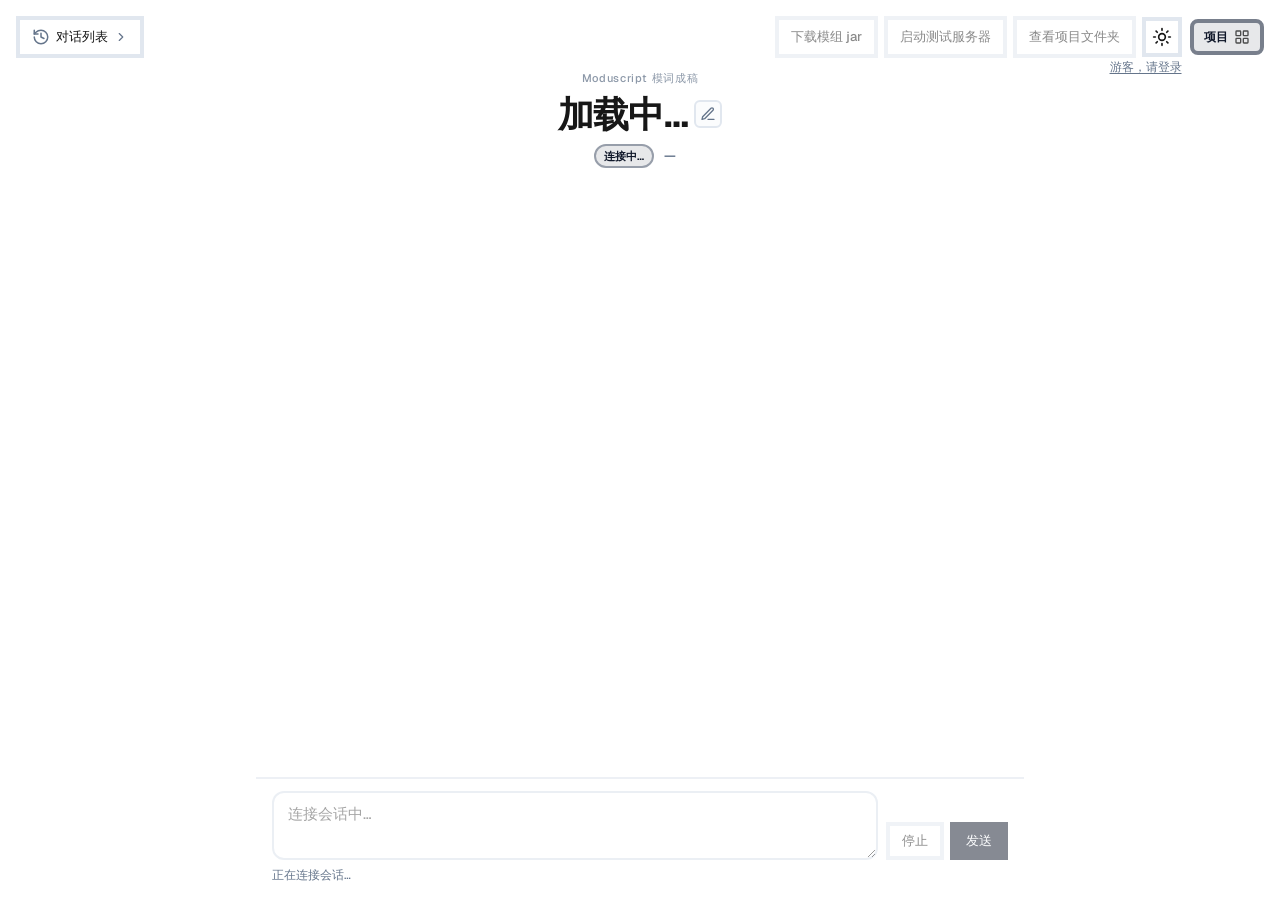
<file: session.html>
<!DOCTYPE html>
<html lang="zh-CN" translate="no">
<head>
  <meta charset="UTF-8">
  <meta name="viewport" content="width=device-width, initial-scale=1">
  <meta name="description" content="Moduscript 模词成稿 — 编写中">
  <meta name="google" content="notranslate">
  <title>编写中 · Moduscript 模词成稿</title>
  <link rel="preconnect" href="https://fonts.googleapis.com">
  <link rel="preconnect" href="https://fonts.gstatic.com" crossorigin>
  <link href="https://fonts.googleapis.com/css2?family=Geist:wght@400;500;600;700&display=swap" rel="stylesheet">
  <link rel="stylesheet" href="css/styles.css?v=31">
</head>
<body class="session-page">
  <div class="app-layout" id="appLayout">
    <aside class="history-panel unified-sidebar" id="historyPanel" aria-label="侧栏" hidden>
      <div class="sidebar-section sidebar-section--sessions">
        <div class="history-panel-header">
          <h2 class="history-panel-title" id="historyPanelTitle">对话列表</h2>
          <button type="button" class="btn btn-outline btn-sm" id="conceptNewBtn">新建构想</button>
        </div>
        <div class="history-panel-body" id="historyPanelBody">
          <p class="history-panel-empty">暂无记录</p>
        </div>
        <div class="history-panel-footer">
          <button type="button" class="btn btn-outline btn-sm history-panel-recycle-btn" id="historyRecycleBtn">回收站</button>
        </div>
      </div>
    </aside>
    <div class="history-backdrop" id="historyBackdrop" hidden aria-hidden="true"></div>

    <div class="main-column session-main-column">
      <main class="session-main-content">
        <div class="session-scroll" id="sessionScroll">
      <header class="top-bar session-top-bar" id="sessionTopBar">
        <div class="session-top-bar-inner" id="sessionTopBarInner" title="点击切换顶栏毛玻璃效果">
          <div class="session-top-bar-start">
            <button
              type="button"
              class="top-bar-btn history-toggle"
              id="historyToggle"
              aria-expanded="false"
              aria-controls="historyPanel"
            >
              <svg class="history-toggle-icon" xmlns="http://www.w3.org/2000/svg" width="18" height="18" viewBox="0 0 24 24" fill="none" stroke="currentColor" stroke-width="2" stroke-linecap="round" stroke-linejoin="round" aria-hidden="true"><path d="M3 12a9 9 0 1 0 9-9 9.75 9.75 0 0 0-6.74 2.74L3 8"/><path d="M3 3v5h5"/><path d="M12 7v5l4 2"/></svg>
              <span class="top-bar-btn-label">对话列表</span>
              <svg class="history-toggle-chevron" xmlns="http://www.w3.org/2000/svg" width="14" height="14" viewBox="0 0 24 24" fill="none" stroke="currentColor" stroke-width="2" stroke-linecap="round" stroke-linejoin="round" aria-hidden="true"><path d="m9 18 6-6-6-6"/></svg>
            </button>
          </div>
          <div class="session-hero" aria-label="会话概览">
            <p class="session-site-brand">Moduscript 模词成稿</p>
            <div class="session-hero-title-row">
              <h1 class="session-hero-title" id="sessionTaskTitle">加载中…</h1>
              <input type="text" class="session-hero-title-input" id="sessionTaskTitleInput" maxlength="80" aria-label="任务名称" hidden>
              <button type="button" class="session-title-edit-btn" id="sessionTitleEditBtn" aria-label="编辑任务名称">
                <svg xmlns="http://www.w3.org/2000/svg" width="16" height="16" viewBox="0 0 24 24" fill="none" stroke="currentColor" stroke-width="2" stroke-linecap="round" stroke-linejoin="round" aria-hidden="true"><path d="M12 20h9"/><path d="M16.5 3.5a2.121 2.121 0 0 1 3 3L7 19l-4 1 1-4Z"/></svg>
              </button>
            </div>
            <p class="session-hero-meta">
              <span class="session-status-badge" id="sessionStatus">连接中…</span>
              <span class="session-stage-text" id="sessionStageText">—</span>
              <span class="session-env-chips" id="sessionEnvChips" aria-label="任务环境"></span>
            </p>
          </div>
          <div class="session-top-bar-end">
            <div class="session-top-bar-groups">
              <div class="top-bar-actions session-top-bar-group session-top-bar-group--project" id="topBarProjectGroup" aria-label="项目管理">
                <button type="button" class="top-bar-btn top-bar-btn--project" id="topBarDownloadJar" disabled>下载模组 jar</button>
                <div class="session-test-server-control" id="topBarTestServerControl" hidden aria-hidden="true">
                  <button type="button" class="top-bar-btn top-bar-btn--project" id="topBarStartTestServer" disabled hidden title="即将推出">启动测试服务器</button>
                  <div class="session-test-server-submenu" id="topBarTestServerSubmenu" hidden>
                    <button type="button" class="top-bar-btn top-bar-btn--sub" id="topBarStopTestServer">关闭服务器</button>
                    <button type="button" class="top-bar-btn top-bar-btn--sub" id="topBarCopyServerAddr">复制地址</button>
                  </div>
                </div>
                <button type="button" class="top-bar-btn top-bar-btn--project" id="topBarOpenFolder" disabled>查看项目文件夹</button>
              </div>
              <div class="top-bar-actions session-top-bar-group session-top-bar-group--general" id="topBarGeneralGroup" hidden aria-label="站点菜单">
            <div class="nav-dropdown" data-nav-dropdown="tools">
              <button type="button" class="top-bar-btn nav-dropdown-trigger" id="toolsMenuTrigger" aria-haspopup="menu" aria-expanded="false" aria-controls="toolsMenu">
                <span class="top-bar-btn-label">其他工具</span>
                <svg class="nav-dropdown-chevron" xmlns="http://www.w3.org/2000/svg" width="14" height="14" viewBox="0 0 24 24" fill="none" stroke="currentColor" stroke-width="2" stroke-linecap="round" stroke-linejoin="round" aria-hidden="true"><path d="m6 9 6 6 6-6"/></svg>
              </button>
              <ul class="nav-dropdown-menu" id="toolsMenu" role="menu" aria-labelledby="toolsMenuTrigger" hidden>
                <li role="none"><button type="button" class="nav-dropdown-item" role="menuitem" data-nav-action="mod-search">模组查找</button></li>
                <li role="none"><button type="button" class="nav-dropdown-item" role="menuitem" data-nav-action="mod-source">模组源码分析</button></li>
                <li role="none"><button type="button" class="nav-dropdown-item" role="menuitem" data-nav-action="mod-redev">模组二次开发</button></li>
              </ul>
            </div>
            <div class="nav-dropdown" data-nav-dropdown="help">
              <button type="button" class="top-bar-btn nav-dropdown-trigger" id="helpMenuTrigger" aria-haspopup="menu" aria-expanded="false" aria-controls="helpMenu">
                <span class="top-bar-btn-label">帮助&amp;客服</span>
                <svg class="nav-dropdown-chevron" xmlns="http://www.w3.org/2000/svg" width="14" height="14" viewBox="0 0 24 24" fill="none" stroke="currentColor" stroke-width="2" stroke-linecap="round" stroke-linejoin="round" aria-hidden="true"><path d="m6 9 6 6 6-6"/></svg>
              </button>
              <ul class="nav-dropdown-menu" id="helpMenu" role="menu" aria-labelledby="helpMenuTrigger" hidden>
                <li role="none"><button type="button" class="nav-dropdown-item" role="menuitem" data-nav-action="help-docs">使用说明</button></li>
                <li role="none"><button type="button" class="nav-dropdown-item" role="menuitem" data-nav-action="help-support">联系客服</button></li>
              </ul>
            </div>
            <div class="nav-dropdown" data-nav-dropdown="lang">
              <button type="button" class="top-bar-btn nav-dropdown-trigger" id="langMenuTrigger" aria-haspopup="menu" aria-expanded="false" aria-controls="langMenu">
                <span class="top-bar-btn-label">语言切换</span>
                <svg class="nav-dropdown-chevron" xmlns="http://www.w3.org/2000/svg" width="14" height="14" viewBox="0 0 24 24" fill="none" stroke="currentColor" stroke-width="2" stroke-linecap="round" stroke-linejoin="round" aria-hidden="true"><path d="m6 9 6 6 6-6"/></svg>
              </button>
              <ul class="nav-dropdown-menu" id="langMenu" role="menu" aria-labelledby="langMenuTrigger" hidden>
                <li role="none"><button type="button" class="nav-dropdown-item" role="menuitem" data-nav-action="lang-zh" aria-current="true">简体中文</button></li>
                <li role="none"><button type="button" class="nav-dropdown-item" role="menuitem" data-nav-action="lang-en">English</button></li>
              </ul>
            </div>
              </div>
            </div>
            <div class="top-bar-account-col">
              <button type="button" class="btn-icon theme-toggle" id="themeToggle" aria-label="切换主题">
                <svg class="icon-sun" xmlns="http://www.w3.org/2000/svg" width="20" height="20" viewBox="0 0 24 24" fill="none" stroke="currentColor" stroke-width="2" stroke-linecap="round" stroke-linejoin="round" aria-hidden="true"><circle cx="12" cy="12" r="4"/><path d="M12 2v2"/><path d="M12 20v2"/><path d="m4.93 4.93 1.41 1.41"/><path d="m17.66 17.66 1.41 1.41"/><path d="M2 12h2"/><path d="M20 12h2"/><path d="m6.34 17.66-1.41 1.41"/><path d="m19.07 4.93-1.41 1.41"/></svg>
                <svg class="icon-moon" xmlns="http://www.w3.org/2000/svg" width="20" height="20" viewBox="0 0 24 24" fill="none" stroke="currentColor" stroke-width="2" stroke-linecap="round" stroke-linejoin="round" aria-hidden="true"><path d="M20.985 12.486a9 9 0 1 1-9.473-9.472c.405-.022.617.46.402.803a6 6 0 0 0 8.268 8.268c.344-.215.825-.004.803.401"/></svg>
              </button>
              <a class="account-status" id="accountStatus" href="/login.html">游客，请登录</a>
            </div>
            <button
              type="button"
              class="session-toolbar-switch"
              id="topBarToolbarSwitch"
              data-toolbar-panel="project"
              aria-label="当前：项目管理，切换到站点菜单"
              title="当前：项目管理，切换到站点菜单"
            >
              <span class="session-toolbar-switch-state" id="topBarToolbarSwitchState">项目</span>
              <svg class="session-toolbar-switch-icon" xmlns="http://www.w3.org/2000/svg" width="16" height="16" viewBox="0 0 24 24" fill="none" stroke="currentColor" stroke-width="2" stroke-linecap="round" stroke-linejoin="round" aria-hidden="true"><rect width="7" height="7" x="3" y="3" rx="1"/><rect width="7" height="7" x="14" y="3" rx="1"/><rect width="7" height="7" x="14" y="14" rx="1"/><rect width="7" height="7" x="3" y="14" rx="1"/></svg>
            </button>
          </div>
        </div>
      </header>

          <div id="sessionAdminBanner" class="session-admin-banner" hidden>
            <span id="sessionAdminBannerText">管理员只读查看</span>
            <div class="session-admin-banner-actions">
              <button type="button" id="sessionAdminInterveneBtn" class="btn btn-outline btn-sm session-admin-intervene-btn">介入编辑</button>
              <a class="session-admin-banner-link" href="/admin.html">← 返回管理后台</a>
            </div>
          </div>

          <div id="sessionMessages" class="session-messages" role="log" aria-live="polite" aria-relevant="additions"></div>
        </div>

        <footer class="session-compose-footer">
          <div id="sessionSetupNotice" class="session-setup-notice" hidden role="status" aria-live="polite"></div>
          <div class="session-compose-row">
            <textarea class="session-compose-input" id="sessionComposeInput" rows="2" placeholder="连接会话中…" disabled></textarea>
            <div class="session-compose-actions">
              <button type="button" class="btn btn-outline btn-sm" id="sessionStopBtn" disabled>停止</button>
              <button type="button" class="btn btn-primary btn-sm" id="sessionSendBtn" disabled>发送</button>
            </div>
          </div>
          <p class="session-compose-hint" id="sessionComposeHint">正在连接会话…</p>
        </footer>
      </main>
    </div>
  </div>

  <div class="toast-container" id="toastContainer" aria-live="polite" aria-atomic="true"></div>

  <div class="modal-overlay" id="projectFilesOverlay" hidden>
    <div
      class="modal modal--wide workspace-browser-modal"
      role="dialog"
      aria-modal="true"
      aria-labelledby="workspaceBrowserTitle"
    >
      <div class="modal-header workspace-browser-header">
        <div class="workspace-browser-header-main">
          <h2 class="modal-title" id="workspaceBrowserTitle">项目文件</h2>
          <p class="workspace-server-path" id="workspaceServerPath" title="服务器上的工作区路径"></p>
        </div>
        <div class="workspace-browser-header-actions">
          <button type="button" class="btn btn-outline btn-sm" id="workspaceCopyPath">复制路径</button>
          <button type="button" class="btn btn-outline btn-sm" id="workspaceRefresh">刷新</button>
          <button type="button" class="modal-close" id="workspaceBrowserClose" aria-label="关闭">×</button>
        </div>
      </div>
      <div class="modal-body workspace-browser-body">
        <nav class="workspace-breadcrumb" id="workspaceBreadcrumb" aria-label="当前路径"></nav>
        <p class="workspace-list-meta" id="workspaceListMeta"></p>
        <div class="workspace-browser-panels">
          <div class="workspace-file-list-wrap">
            <div class="workspace-file-list" id="workspaceFileList" role="list"></div>
          </div>
          <div class="workspace-file-preview" id="workspaceFilePreview">
            <p class="workspace-preview-placeholder">选择文件以预览内容</p>
          </div>
        </div>
      </div>
      <div class="modal-footer workspace-browser-footer">
        <button type="button" class="btn btn-outline btn-sm" id="workspaceGoUp">返回上级</button>
        <button type="button" class="btn btn-outline btn-sm" id="workspaceDownloadFile" disabled>下载当前文件</button>
        <button type="button" class="btn btn-primary btn-sm" id="workspaceDownloadFolder">下载当前文件夹 (zip)</button>
      </div>
    </div>
  </div>

  <script type="module" src="js/session-preview.js"></script>
</body>
</html>
</file>
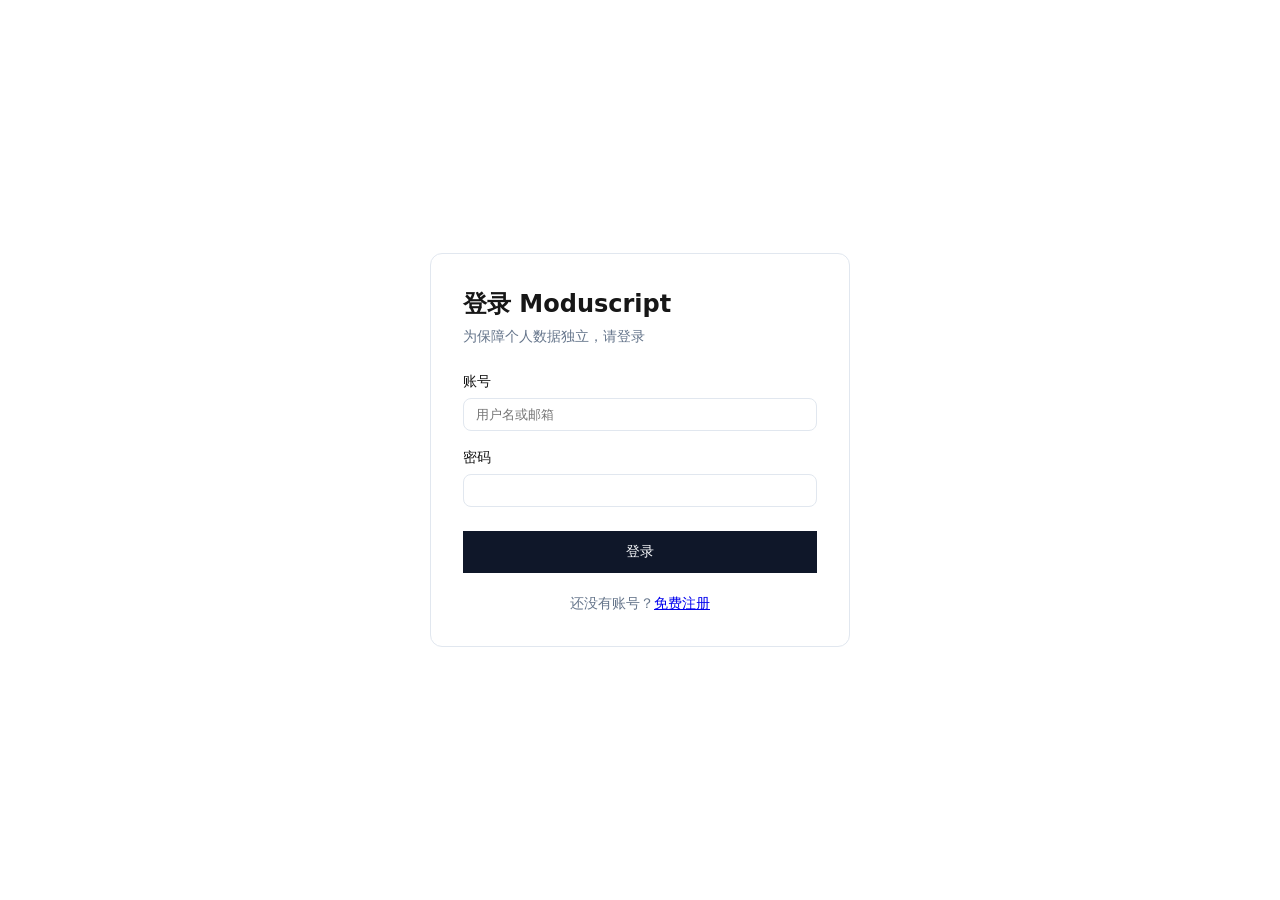
<file: settings.html>
<!DOCTYPE html>
<html lang="zh-CN" translate="no">
<head>
  <meta charset="UTF-8">
  <meta name="viewport" content="width=device-width, initial-scale=1">
  <title>设置 · Moduscript</title>
  <link rel="stylesheet" href="css/styles.css">
</head>
<body>
  <header class="top-bar">
    <a class="top-bar-btn" href="/index.html">← 返回首页</a>
    <div class="top-bar-spacer"></div>
  </header>
  <main class="settings-page">
    <h1>账号设置</h1>

    <section class="settings-section" id="accountSection">
      <h2>账号资料</h2>
      <p class="settings-hint">修改用户名、邮箱或密码。邮箱可留空；填写时须唯一。</p>
      <form id="profileForm" class="settings-form">
        <label>用户名<input type="text" id="profileUsername" required autocomplete="username" minlength="2" maxlength="32"></label>
        <label>邮箱（可选）<input type="email" id="profileEmail" autocomplete="email" placeholder="可留空"></label>
        <button type="submit" class="btn btn-primary">保存资料</button>
      </form>
      <form id="passwordForm" class="settings-form" style="margin-top: 1.25rem;">
        <h3 class="settings-subheading">修改密码</h3>
        <label>当前密码<input type="password" id="currentPassword" autocomplete="current-password"></label>
        <label>新密码<input type="password" id="newPassword" autocomplete="new-password" minlength="6"></label>
        <button type="submit" class="btn btn-outline">更新密码</button>
      </form>
      <div class="settings-actions-row">
        <button type="button" class="btn btn-outline" id="logoutBtn">退出登录</button>
      </div>
    </section>

    <section class="settings-section" id="knowledgeL1Section">
      <h2>规划知识水平（L1）</h2>
      <p class="settings-hint">用于规划模式的多轮问答：系统会根据您的四维粗评调整术语深度。首次规划前也会询问，此处可随时修改默认值。</p>
      <div id="knowledgeL1Body"></div>
      <button type="button" class="btn btn-primary" id="knowledgeL1SaveBtn" style="margin-top: 1rem;">保存知识水平</button>
    </section>

    <section class="settings-section" id="llmSection">
      <h2>LLM API 配置</h2>
      <p id="llmHint" class="settings-hint">加载中…</p>
      <div id="llmReadonly" class="settings-readonly" hidden></div>
      <form id="llmForm" class="settings-form" hidden>
        <label>Base URL<input type="url" id="baseUrl" placeholder="https://api.anthropic.com"></label>
        <label>API Key<input type="password" id="apiKey" placeholder="留空则不修改"></label>
        <label>Model<input type="text" id="model" placeholder="claude-sonnet-4-20250514"></label>
        <label>Subagent Model<input type="text" id="subagentModel"></label>
        <button type="submit" class="btn btn-primary">保存</button>
      </form>
    </section>
  </main>
  <div class="toast-container" id="toastContainer"></div>
  <script type="module" src="js/user-settings.js"></script>
</body>
</html>
</file>
<file: css/styles.css>
/* Moduscript 模词成稿 – AutoForge-inspired theme */

:root {
  --background: hsl(0, 0%, 100%);
  --foreground: hsl(0, 0%, 9%);
  --card: hsl(0, 0%, 100%);
  --card-foreground: hsl(0, 0%, 9%);
  --primary: hsl(222, 47%, 11%);
  --primary-foreground: hsl(210, 40%, 98%);
  --secondary: hsl(210, 40%, 96%);
  --secondary-foreground: hsl(222, 47%, 11%);
  --muted: hsl(210, 40%, 96%);
  --muted-foreground: hsl(215, 16%, 47%);
  --accent: hsl(210, 40%, 96%);
  --accent-foreground: hsl(222, 47%, 11%);
  --border: hsl(214, 32%, 91%);
  --input: hsl(214, 32%, 91%);
  --ring: hsl(222, 47%, 11%);
  --destructive: hsl(0, 84%, 60%);
  --radius: 0.5rem;
  --shadow-lg: 0 10px 15px -3px rgba(0, 0, 0, 0.1), 0 4px 6px -4px rgba(0, 0, 0, 0.1);
  --font-sans: "Geist", system-ui, -apple-system, BlinkMacSystemFont, "Segoe UI", Roboto, sans-serif;
  --home-top-bar-height: 4rem;
  --prompt-btn-height: 2.125rem;
  --prompt-textarea-min: calc(140px + var(--prompt-btn-height));
  --prompt-textarea-min-sm: calc(200px + var(--prompt-btn-height));

  /* Modrinth 加载器/平台色（packages/assets/styles/variables.scss） */
  --loader-color-fabric: #8a7b71;
  --loader-color-quilt: #8b61b4;
  --loader-color-forge: #5b6197;
  --loader-color-neoforge: #dc895c;
  --loader-color-bukkit: #e78362;
  --loader-color-folia: #6aa54f;
  --loader-color-paper: #e67e7e;
  --loader-color-purpur: #7763a3;
  --loader-color-spigot: #cd7a21;
  --loader-color-datapack: #6b8e5a;

  /* GitHub badge（参考模组直链 chip） */
  --github-badge-bg: color-mix(in srgb, hsl(210, 17%, 96%) 72%, var(--card));
  --github-badge-fg: hsl(210, 12%, 22%);
  --github-badge-border: color-mix(in srgb, hsl(210, 14%, 82%) 55%, var(--border));
}

html.dark {
  color-scheme: dark;
  --background: hsl(0, 0%, 4%);
  --foreground: hsl(0, 0%, 98%);
  --card: hsl(0, 0%, 6%);
  --card-foreground: hsl(0, 0%, 98%);
  --primary: hsl(210, 40%, 98%);
  --primary-foreground: hsl(222, 47%, 11%);
  --secondary: hsl(217, 33%, 17%);
  --secondary-foreground: hsl(210, 40%, 98%);
  --muted: hsl(217, 33%, 17%);
  --muted-foreground: hsl(215, 20%, 65%);
  --accent: hsl(217, 33%, 17%);
  --accent-foreground: hsl(210, 40%, 98%);
  --border: hsl(217, 33%, 20%);
  --input: hsl(217, 33%, 20%);
  --ring: hsl(212, 100%, 67%);

  --loader-color-fabric: #dbb69b;
  --loader-color-quilt: #c796f9;
  --loader-color-forge: #959eef;
  --loader-color-neoforge: #f99e6b;
  --loader-color-bukkit: #f6af7b;
  --loader-color-folia: #a5e388;
  --loader-color-paper: #eeaaaa;
  --loader-color-purpur: #c3abf7;
  --loader-color-spigot: #f1cc84;
  --loader-color-datapack: #8fbc7a;

  --github-badge-bg: color-mix(in srgb, hsl(215, 14%, 17%) 88%, var(--card));
  --github-badge-fg: hsl(210, 17%, 88%);
  --github-badge-border: color-mix(in srgb, hsl(215, 10%, 32%) 65%, var(--border));
}

*, *::before, *::after {
  box-sizing: border-box;
  margin: 0;
  padding: 0;
}

html {
  font-family: var(--font-sans);
  -webkit-font-smoothing: antialiased;
}

body {
  background: var(--background);
  color: var(--foreground);
  min-height: 100vh;
  line-height: 1.5;
}

html.page-home,
html:has(body.page-home) {
  height: 100%;
  overflow: hidden;
}

body.page-home {
  height: 100dvh;
  min-height: 100dvh;
  overflow: hidden;
}

body.page-home .app-layout {
  height: 100%;
  min-height: 0;
}

body.page-home .main-column {
  min-height: 0;
}

/* Layout */
.app-layout {
  display: flex;
  min-height: 100vh;
  overflow: hidden;
}

/* History panel */
.history-panel {
  flex-shrink: 0;
  width: 0;
  min-width: 0;
  overflow: hidden;
  border-right: 0 solid var(--border);
  background: color-mix(in srgb, var(--card) 60%, transparent);
  backdrop-filter: blur(12px);
  transition: width 0.2s ease, min-width 0.2s ease, border-width 0.2s ease;
}

.app-layout--history-open .history-panel {
  width: min(18rem, 85vw);
  min-width: min(18rem, 85vw);
  border-right-width: 4px;
}

.history-panel[hidden] {
  display: block;
}

.history-panel-header {
  display: flex;
  align-items: center;
  justify-content: space-between;
  gap: 0.5rem;
  padding: 1rem 1rem 0.75rem;
  border-bottom: 2px solid color-mix(in srgb, var(--border) 60%, transparent);
}

.history-panel-title {
  font-size: 0.8125rem;
  font-weight: 600;
  color: var(--foreground);
  text-transform: uppercase;
  letter-spacing: 0.04em;
}

.history-panel-body {
  padding: 1rem;
  overflow-y: auto;
  height: calc(100vh - 3rem);
}

.history-panel-empty {
  font-size: 0.8125rem;
  color: var(--muted-foreground);
  text-align: center;
  padding: 2rem 0.5rem;
}

.history-backdrop {
  display: none;
}

@media (max-width: 767px) {
  .history-panel {
    position: fixed;
    z-index: 200;
    top: 0;
    left: 0;
    bottom: 0;
    width: 0;
    min-width: 0;
    transform: translateX(-100%);
    transition: transform 0.2s ease, width 0.2s ease;
  }

  .app-layout--history-open .history-panel {
    width: min(18rem, 85vw);
    min-width: min(18rem, 85vw);
    transform: translateX(0);
    border-right-width: 4px;
  }

  .history-backdrop {
    display: block;
    position: fixed;
    inset: 0;
    z-index: 190;
    background: color-mix(in srgb, var(--foreground) 30%, transparent);
    backdrop-filter: blur(2px);
  }

  .history-backdrop[hidden] {
    display: none;
  }
}

@media (min-width: 768px) {
  .history-backdrop {
    display: none !important;
  }
}

.main-column {
  flex: 1;
  display: flex;
  flex-direction: column;
  min-width: 0;
  overflow: hidden;
}

.top-bar {
  display: flex;
  align-items: center;
  padding: 1rem;
  gap: 0.5rem;
  flex-shrink: 0;
  overflow: visible;
}

body.page-home .top-bar.home-top-bar {
  position: sticky;
  top: 0;
  z-index: 25;
  background: transparent;
  -webkit-backdrop-filter: none;
  backdrop-filter: none;
  border-bottom: none;
}

body.page-home .top-bar.home-top-bar .top-bar-btn {
  background: color-mix(in srgb, var(--background) 88%, transparent);
}

body.page-home .top-bar.home-top-bar .btn-icon.theme-toggle {
  background: color-mix(in srgb, var(--background) 88%, transparent);
}

.top-bar-spacer {
  flex: 1;
}

.top-bar-actions {
  display: flex;
  align-items: center;
  gap: 0.375rem;
  flex-wrap: wrap;
  justify-content: flex-end;
  overflow: visible;
}

.top-bar-btn {
  display: inline-flex;
  align-items: center;
  gap: 0.375rem;
  padding: 0.5rem 0.75rem;
  font-size: 0.8125rem;
  font-weight: 500;
  font-family: inherit;
  color: var(--foreground);
  background: var(--background);
  border: 4px solid var(--border);
  cursor: pointer;
  transition: background 0.15s, border-color 0.15s;
  white-space: nowrap;
}

.top-bar-btn:hover {
  background: var(--accent);
}

.top-bar-btn:disabled {
  opacity: 0.5;
  cursor: not-allowed;
}

.top-bar-btn:disabled:hover {
  background: var(--background);
}

.top-bar-btn[aria-expanded="true"] {
  border-color: color-mix(in srgb, var(--primary) 50%, var(--border));
  background: color-mix(in srgb, var(--primary) 6%, var(--background));
}

.history-toggle-icon,
.nav-dropdown-chevron,
.history-toggle-chevron {
  flex-shrink: 0;
  color: var(--muted-foreground);
}

.history-toggle[aria-expanded="true"] .history-toggle-chevron,
.nav-dropdown-trigger[aria-expanded="true"] .nav-dropdown-chevron {
  transform: rotate(180deg);
}

.history-toggle-chevron,
.nav-dropdown-chevron {
  transition: transform 0.2s;
}

@media (max-width: 480px) {
  .top-bar-actions .nav-dropdown .top-bar-btn-label {
    display: none;
  }

  .top-bar-actions .nav-dropdown .top-bar-btn {
    padding: 0.5rem;
  }
}

/* Nav dropdown (top bar) */
.nav-dropdown {
  position: relative;
}

.nav-dropdown-menu {
  position: absolute;
  z-index: 100;
  top: calc(100% + 4px);
  right: 0;
  min-width: 10rem;
  list-style: none;
  background: var(--card);
  border: 4px solid var(--border);
  box-shadow: var(--shadow-lg);
  animation: dropdown-in 0.15s ease-out;
}

.nav-dropdown-item {
  display: block;
  width: 100%;
  padding: 0.625rem 1rem;
  font-size: 0.8125rem;
  font-family: inherit;
  text-align: left;
  color: var(--foreground);
  background: transparent;
  border: none;
  cursor: pointer;
  transition: background 0.1s;
}

.nav-dropdown-item:hover,
.nav-dropdown-item:focus-visible {
  background: var(--accent);
  outline: none;
}

.nav-dropdown-item[aria-current="true"] {
  background: color-mix(in srgb, var(--primary) 10%, var(--accent));
  font-weight: 600;
}

.btn-icon {
  display: inline-flex;
  align-items: center;
  justify-content: center;
  width: 2.5rem;
  height: 2.5rem;
  border: 4px solid var(--border);
  background: var(--background);
  color: var(--foreground);
  cursor: pointer;
  transition: background 0.15s, border-color 0.15s;
  position: relative;
}

.btn-icon:hover {
  background: var(--accent);
}

/* 主题切换 */
.top-bar-account-col {
  position: relative;
  flex-shrink: 0;
  width: 2.5rem;
}

.account-status {
  position: absolute;
  top: calc(100% + 3px);
  right: 0;
  left: auto;
  transform: none;
  font-size: 0.75rem;
  line-height: 1.2;
  color: var(--muted-foreground);
  text-decoration: underline;
  text-underline-offset: 2px;
  white-space: nowrap;
  text-align: right;
  background: none;
  border: none;
  padding: 0;
  z-index: 2;
}

.account-status:hover {
  color: var(--foreground);
}

.theme-toggle {
  overflow: visible;
  isolation: isolate;
  view-transition-name: theme-toggle;
}

::view-transition-group(theme-toggle) {
  z-index: 10001;
  animation-duration: 0.5s;
  animation-timing-function: cubic-bezier(0.4, 0, 0.2, 1);
}

::view-transition-old(theme-toggle),
::view-transition-new(theme-toggle) {
  animation: none;
  mix-blend-mode: normal;
  height: auto;
  width: auto;
  overflow: visible;
}

.theme-toggle .icon-sun,
.theme-toggle .icon-moon {
  display: block;
  transform-origin: center;
  transition: transform 0.45s cubic-bezier(0.4, 0, 0.2, 1), opacity 0.35s ease;
}

.theme-toggle .icon-moon {
  position: absolute;
  opacity: 0;
  transform: rotate(-60deg) scale(0.4);
  pointer-events: none;
}

html:not(.dark) .theme-toggle .icon-sun {
  opacity: 1;
  transform: rotate(0deg) scale(1);
}

html:not(.dark) .theme-toggle .icon-moon {
  opacity: 0;
  transform: rotate(60deg) scale(0.4);
}

html.dark .theme-toggle .icon-sun {
  opacity: 0;
  transform: rotate(60deg) scale(0.4);
}

html.dark .theme-toggle .icon-moon {
  opacity: 1;
  transform: rotate(0deg) scale(1);
}

/* 方案 circle：图标旋转淡入 */
html[data-theme-scheme='circle'] .theme-toggle.is-animating .icon-sun,
html[data-theme-scheme='circle'] .theme-toggle.is-animating .icon-moon {
  transition-duration: 0.5s;
}

/* 方案 fade：图标轻微缩放 */
html[data-theme-scheme='fade'] .theme-toggle.is-animating {
  animation: theme-icon-scale 0.35s ease;
}

@keyframes theme-icon-scale {
  0% { transform: scale(1); }
  40% { transform: scale(0.92); }
  100% { transform: scale(1); }
}

html[data-theme-scheme='fade'] .theme-toggle.is-animating .icon-sun,
html[data-theme-scheme='fade'] .theme-toggle.is-animating .icon-moon {
  transition: opacity 0.35s ease, transform 0.35s ease;
}

/* 方案 icon-only：按钮 3D 翻转 */
html[data-theme-scheme='icon-only'] .theme-toggle.is-animating {
  transform-style: preserve-3d;
  animation: theme-icon-flip 0.3s ease-in-out;
}

@keyframes theme-icon-flip {
  0% { transform: perspective(120px) rotateY(0deg); }
  50% { transform: perspective(120px) rotateY(90deg); }
  100% { transform: perspective(120px) rotateY(0deg); }
}

html[data-theme-scheme='icon-only'] .theme-toggle.is-animating .icon-sun,
html[data-theme-scheme='icon-only'] .theme-toggle.is-animating .icon-moon {
  transition: opacity 0.15s ease;
}

/* 方案 wipe / circle-minimal：仅 opacity */
html[data-theme-scheme='wipe'] .theme-toggle.is-animating .icon-sun,
html[data-theme-scheme='wipe'] .theme-toggle.is-animating .icon-moon,
html[data-theme-scheme='circle-minimal'] .theme-toggle.is-animating .icon-sun,
html[data-theme-scheme='circle-minimal'] .theme-toggle.is-animating .icon-moon {
  transition: opacity 0.35s ease;
  transform: rotate(0deg) scale(1) !important;
}

/* View Transition 共用 */
::view-transition-old(root),
::view-transition-new(root) {
  mix-blend-mode: normal;
}

/* 方案 circle：圆形揭示 */
html[data-theme-scheme='circle']::view-transition-old(root),
html[data-theme-scheme='circle']::view-transition-new(root) {
  animation-duration: 0.5s;
  animation-timing-function: cubic-bezier(0.4, 0, 0.2, 1);
}

html[data-theme-scheme='circle'][data-theme-transition='to-dark']::view-transition-old(root) {
  z-index: 1;
  animation: none;
}

html[data-theme-scheme='circle'][data-theme-transition='to-dark']::view-transition-new(root) {
  z-index: 9999;
  animation-name: theme-reveal-expand;
}

html[data-theme-scheme='circle'][data-theme-transition='to-light']::view-transition-old(root) {
  z-index: 9999;
  animation-name: theme-reveal-shrink;
}

html[data-theme-scheme='circle'][data-theme-transition='to-light']::view-transition-new(root) {
  z-index: 1;
  animation: none;
}

/* 方案 circle-minimal：更短、线性的圆形揭示 */
html[data-theme-scheme='circle-minimal']::view-transition-old(root),
html[data-theme-scheme='circle-minimal']::view-transition-new(root) {
  animation-duration: 0.35s;
  animation-timing-function: linear;
}

html[data-theme-scheme='circle-minimal'][data-theme-transition='to-dark']::view-transition-old(root) {
  z-index: 1;
  animation: none;
}

html[data-theme-scheme='circle-minimal'][data-theme-transition='to-dark']::view-transition-new(root) {
  z-index: 9999;
  animation-name: theme-reveal-expand;
}

html[data-theme-scheme='circle-minimal'][data-theme-transition='to-light']::view-transition-old(root) {
  z-index: 9999;
  animation-name: theme-reveal-shrink;
}

html[data-theme-scheme='circle-minimal'][data-theme-transition='to-light']::view-transition-new(root) {
  z-index: 1;
  animation: none;
}

/* 方案 fade：全页交叉淡入 */
html[data-theme-scheme='fade']::view-transition-old(root),
html[data-theme-scheme='fade']::view-transition-new(root) {
  animation-duration: 0.35s;
  animation-timing-function: ease;
}

html[data-theme-scheme='fade'][data-theme-transition='to-dark']::view-transition-old(root) {
  z-index: 1;
  animation-name: theme-fade-out;
}

html[data-theme-scheme='fade'][data-theme-transition='to-dark']::view-transition-new(root) {
  z-index: 9999;
  animation-name: theme-fade-in;
}

html[data-theme-scheme='fade'][data-theme-transition='to-light']::view-transition-old(root) {
  z-index: 9999;
  animation-name: theme-fade-out;
}

html[data-theme-scheme='fade'][data-theme-transition='to-light']::view-transition-new(root) {
  z-index: 1;
  animation-name: theme-fade-in;
}

/* 方案 wipe：自右向左擦除 */
html[data-theme-scheme='wipe']::view-transition-old(root),
html[data-theme-scheme='wipe']::view-transition-new(root) {
  animation-duration: 0.45s;
  animation-timing-function: cubic-bezier(0.4, 0, 0.2, 1);
}

html[data-theme-scheme='wipe'][data-theme-transition='to-dark']::view-transition-old(root) {
  z-index: 1;
  animation: none;
}

html[data-theme-scheme='wipe'][data-theme-transition='to-dark']::view-transition-new(root) {
  z-index: 9999;
  animation-name: theme-wipe-in;
}

html[data-theme-scheme='wipe'][data-theme-transition='to-light']::view-transition-old(root) {
  z-index: 9999;
  animation-name: theme-wipe-out;
}

html[data-theme-scheme='wipe'][data-theme-transition='to-light']::view-transition-new(root) {
  z-index: 1;
  animation: none;
}

@keyframes theme-reveal-expand {
  from {
    clip-path: circle(0 at var(--theme-transition-x) var(--theme-transition-y));
  }
  to {
    clip-path: circle(var(--theme-transition-r) at var(--theme-transition-x) var(--theme-transition-y));
  }
}

@keyframes theme-reveal-shrink {
  from {
    clip-path: circle(var(--theme-transition-r) at var(--theme-transition-x) var(--theme-transition-y));
  }
  to {
    clip-path: circle(0 at var(--theme-transition-x) var(--theme-transition-y));
  }
}

@keyframes theme-fade-in {
  from { opacity: 0; }
  to { opacity: 1; }
}

@keyframes theme-fade-out {
  from { opacity: 1; }
  to { opacity: 0; }
}

@keyframes theme-wipe-in {
  from {
    clip-path: inset(0 0 0 100%);
  }
  to {
    clip-path: inset(0 0 0 0);
  }
}

@keyframes theme-wipe-out {
  from {
    clip-path: inset(0 0 0 0);
  }
  to {
    clip-path: inset(0 0 0 100%);
  }
}

@media (prefers-reduced-motion: reduce) {
  ::view-transition-group(*),
  ::view-transition-old(*),
  ::view-transition-new(*) {
    animation-duration: 0.01ms !important;
  }

  .theme-toggle .icon-sun,
  .theme-toggle .icon-moon,
  .theme-toggle.is-animating {
    animation: none !important;
    transition-duration: 0.01ms !important;
  }
}

.main-content {
  flex: 1;
  min-height: 0;
  overflow-y: auto;
  display: flex;
  flex-direction: column;
  padding: 0 1rem 1rem;
}

body.page-home .main-content {
  scrollbar-width: none;
  -ms-overflow-style: none;
}

body.page-home .main-content::-webkit-scrollbar {
  display: none;
}

/* Landing */
.landing {
  display: flex;
  flex-direction: column;
  align-items: center;
  justify-content: flex-start;
  width: 100%;
  max-width: 56rem;
  margin: 0 auto;
  padding: 1.25rem 0.75rem 2rem;
}

body.page-home .landing {
  flex: 1 0 auto;
  min-height: calc(100dvh - var(--home-top-bar-height) - 2rem);
}

.landing-title {
  display: flex;
  flex-wrap: wrap;
  align-items: baseline;
  justify-content: center;
  gap: 0.375rem 0.75rem;
  font-size: clamp(1.875rem, 5vw, 3.75rem);
  font-weight: 700;
  letter-spacing: -0.025em;
  text-align: center;
  margin-bottom: 0.5rem;
}

.landing-title-brand {
  letter-spacing: -0.03em;
}

.landing-title-tagline {
  font-size: 0.72em;
  font-weight: 600;
  letter-spacing: 0.12em;
  color: var(--muted-foreground);
}

.landing-subtitle {
  font-size: clamp(0.875rem, 2.5vw, 1rem);
  color: var(--muted-foreground);
  text-align: center;
  max-width: 36rem;
  margin: 0 auto 2rem;
  line-height: 1.6;
}

.prompt-form {
  width: 100%;
}

/* Selectors */
.selectors-row {
  display: grid;
  grid-template-columns: 1fr;
  gap: 0.75rem;
  margin-bottom: 0.75rem;
}

@media (min-width: 640px) {
  .selectors-row {
    grid-template-columns: repeat(2, 1fr);
    gap: 1rem;
  }
}

@media (min-width: 900px) {
  .selectors-row {
    grid-template-columns: repeat(3, 1fr);
  }
}

.dropdown {
  flex: 1;
  position: relative;
  min-width: 0;
}

.dropdown-label {
  display: block;
  font-size: 0.75rem;
  font-weight: 600;
  color: var(--muted-foreground);
  margin-bottom: 0.375rem;
  text-transform: uppercase;
  letter-spacing: 0.05em;
}

.dropdown-trigger {
  display: flex;
  align-items: center;
  justify-content: space-between;
  width: 100%;
  padding: 0.75rem 1rem;
  font-size: 0.9375rem;
  font-weight: 500;
  font-family: inherit;
  color: var(--foreground);
  background: var(--background);
  border: 4px solid var(--border);
  cursor: pointer;
  transition: border-color 0.15s, box-shadow 0.15s;
  text-align: left;
}

.dropdown-trigger:hover {
  border-color: color-mix(in srgb, var(--primary) 30%, var(--border));
}

.dropdown-trigger[aria-expanded="true"] {
  border-color: color-mix(in srgb, var(--primary) 50%, var(--border));
  box-shadow: 0 0 0 3px color-mix(in srgb, var(--ring) 20%, transparent);
}

.dropdown-trigger[aria-expanded="true"] .dropdown-chevron {
  transform: rotate(180deg);
}

.dropdown-value {
  flex: 1;
  min-width: 0;
  overflow: hidden;
}

.dropdown-value-inner {
  display: inline-flex;
  align-items: center;
  gap: 0.5rem;
  max-width: 100%;
}

.dropdown-value-text {
  overflow: hidden;
  text-overflow: ellipsis;
  white-space: nowrap;
}

.loader-dot {
  width: 0.5rem;
  height: 0.5rem;
  border-radius: 50%;
  flex-shrink: 0;
  background: var(--loader-dot-color, var(--muted-foreground));
}

.dropdown-chevron {
  flex-shrink: 0;
  margin-left: 0.5rem;
  color: var(--muted-foreground);
  transition: transform 0.2s;
}

.dropdown-menu {
  position: absolute;
  z-index: 50;
  top: calc(100% + 4px);
  left: 0;
  right: 0;
  max-height: 240px;
  overflow-y: auto;
  list-style: none;
  background: var(--card);
  border: 4px solid var(--border);
  box-shadow: var(--shadow-lg);
  animation: dropdown-in 0.15s ease-out;
}

@keyframes dropdown-in {
  from {
    opacity: 0;
    transform: translateY(-4px);
  }
  to {
    opacity: 1;
    transform: translateY(0);
  }
}

.dropdown-item {
  display: flex;
  align-items: center;
  gap: 0.5rem;
  width: 100%;
  padding: 0.625rem 1rem;
  font-size: 0.9375rem;
  font-family: inherit;
  text-align: left;
  color: var(--foreground);
  background: transparent;
  border: none;
  cursor: pointer;
  transition: background 0.1s;
}

.dropdown-item-label {
  min-width: 0;
  overflow: hidden;
  text-overflow: ellipsis;
  white-space: nowrap;
}

.dropdown-item:hover,
.dropdown-item:focus-visible {
  background: var(--accent);
  outline: none;
}

.dropdown-item[aria-selected="true"] {
  background: color-mix(in srgb, var(--primary) 10%, var(--accent));
  font-weight: 600;
}

.dropdown-item:disabled,
.dropdown-item[aria-disabled="true"] {
  opacity: 0.45;
  cursor: not-allowed;
}

.dropdown-item:disabled:hover,
.dropdown-item[aria-disabled="true"]:hover {
  background: transparent;
}

.dropdown-item-suffix {
  margin-left: auto;
  font-size: 0.8125rem;
  color: var(--muted-foreground);
  flex-shrink: 0;
}

/* Textarea */
.textarea-wrap {
  position: relative;
  margin-bottom: 1.25rem;
  border: 4px solid color-mix(in srgb, var(--border) 50%, transparent);
  box-shadow: var(--shadow-lg);
  background: transparent;
  transition: border-color 0.15s, box-shadow 0.15s;
}

.textarea-wrap:focus-within {
  border-color: color-mix(in srgb, var(--primary) 50%, var(--border));
  box-shadow: var(--shadow-lg), 0 0 0 3px color-mix(in srgb, var(--ring) 25%, transparent);
}

.textarea-wrap--optimize-visible {
  display: flex;
  flex-direction: column;
}

.prompt-textarea-host {
  position: relative;
}

.prompt-textarea {
  display: block;
  width: 100%;
  min-height: var(--prompt-textarea-min);
  height: var(--prompt-textarea-auto-height, var(--prompt-textarea-min));
  padding: 1rem 2rem 0.75rem 1rem;
  font-size: 1rem;
  font-family: inherit;
  line-height: 1.6;
  color: var(--foreground);
  background: transparent;
  border: none;
  resize: none;
  outline: none;
  field-sizing: fixed;
  overflow-y: auto;
  scrollbar-width: thin;
}

.prompt-textarea-resize {
  position: absolute;
  right: 0.5rem;
  bottom: 0.5rem;
  z-index: 2;
  display: flex;
  align-items: center;
  justify-content: center;
  width: 1.375rem;
  height: 1.375rem;
  padding: 0;
  color: var(--muted-foreground);
  background: color-mix(in srgb, var(--background) 88%, transparent);
  border: none;
  border-radius: 0.25rem;
  cursor: ns-resize;
  opacity: 0.72;
  transition: opacity 0.15s, color 0.15s, background 0.15s;
}

.prompt-textarea-resize:hover,
.prompt-textarea-resize:focus-visible {
  opacity: 1;
  color: var(--foreground);
  background: var(--accent);
  outline: none;
}

body.is-prompt-resizing {
  user-select: none;
  cursor: ns-resize;
}

body.is-prompt-resizing .prompt-textarea-resize {
  opacity: 1;
  color: var(--foreground);
}

.prompt-textarea.prompt-textarea--manual {
  height: auto;
}

@media (min-width: 640px) {
  .prompt-textarea:not(.prompt-textarea--manual) {
    min-height: var(--prompt-textarea-min-sm);
    height: var(--prompt-textarea-auto-height, var(--prompt-textarea-min-sm));
  }

  .prompt-textarea {
    padding: 1.5rem 2.25rem 0.75rem 1.5rem;
    font-size: 1.125rem;
  }

  .prompt-textarea-resize {
    right: 0.75rem;
    bottom: 0.75rem;
  }
}

.prompt-textarea::placeholder {
  color: var(--muted-foreground);
}

.prompt-textarea:disabled {
  opacity: 0.5;
  cursor: not-allowed;
}

.prompt-input-footer {
  display: flex;
  align-items: flex-end;
  justify-content: space-between;
  gap: 0.75rem;
  padding: 0.5rem 0.75rem 0.75rem;
}

@media (min-width: 640px) {
  .prompt-input-footer {
    padding: 0.5rem 1rem 1rem;
  }
}

.optimize-desc-btn {
  flex-shrink: 0;
  align-self: flex-end;
}

.optimize-desc-btn-loading {
  display: inline-flex;
  align-items: center;
}

.optimize-desc-btn-loading[hidden],
.prompt-actions-loading[hidden] {
  display: none !important;
}

.optimize-desc-btn-loading .spinner {
  animation: spin 1s linear infinite;
}

.optimize-desc-btn.is-loading .optimize-desc-btn-label {
  opacity: 0.6;
}

.prompt-actions-slot {
  flex: 0 1 auto;
  min-width: 0;
  max-width: 100%;
  margin-left: auto;
}

.plan-depth-popover {
  width: min(13.5rem, calc(100vw - 2rem));
}

.plan-depth-options {
  display: flex;
  flex-direction: column;
  gap: 0.3125rem;
  width: 100%;
}

.plan-depth-options .interrupt-picker-option {
  width: 100%;
  flex-direction: column;
  align-items: flex-start;
  text-align: left;
  padding: 0.4375rem 0.5rem;
  border: 3px solid var(--border);
  background: var(--background);
  box-shadow: none;
}

.plan-depth-options .interrupt-picker-option.is-selected {
  border-color: color-mix(in srgb, var(--primary) 55%, var(--border));
  background: color-mix(in srgb, var(--primary) 8%, var(--background));
}

.plan-depth-options .interrupt-picker-option:hover:not(:disabled),
.plan-depth-options .interrupt-picker-option:focus-visible:not(:disabled) {
  border-color: color-mix(in srgb, var(--primary) 35%, var(--border));
  background: var(--accent);
}

.plan-depth-options .interrupt-picker-option-label {
  font-size: 0.8125rem;
  font-weight: 600;
}

.plan-depth-options .interrupt-picker-option-hint {
  font-size: 0.6875rem;
  color: var(--muted-foreground);
  margin-top: 0.125rem;
}

.advanced-build-settings {
  margin-top: 1rem;
  padding-top: 1rem;
  border-top: 2px solid color-mix(in srgb, var(--border) 50%, transparent);
}

.advanced-subsection-heading {
  font-size: 0.8125rem;
  font-weight: 600;
  color: var(--foreground);
  margin: 0 0 0.75rem;
}

.desc-optimize-panel {
  border-top: 2px solid color-mix(in srgb, var(--border) 60%, transparent);
}

.desc-optimize-header {
  display: flex;
  align-items: center;
  gap: 0.375rem;
  width: 100%;
  padding: 0.5rem 0.75rem;
  font-size: 0.75rem;
  font-weight: 600;
  font-family: inherit;
  color: var(--muted-foreground);
  text-transform: uppercase;
  letter-spacing: 0.04em;
  background: color-mix(in srgb, var(--muted) 40%, transparent);
  border: none;
  cursor: pointer;
  text-align: left;
  transition: background 0.15s, color 0.15s;
}

.desc-optimize-header:hover {
  background: var(--accent);
  color: var(--foreground);
}

.desc-optimize-chevron {
  flex-shrink: 0;
  transition: transform 0.2s;
}

.desc-optimize-header[aria-expanded="false"] .desc-optimize-chevron {
  transform: rotate(-90deg);
}

.desc-optimize-body {
  max-height: min(40vh, 420px);
  overflow-y: auto;
  overscroll-behavior: contain;
  border-top: 1px solid color-mix(in srgb, var(--border) 50%, transparent);
}

.desc-optimize-body[hidden] {
  display: none;
}

.desc-optimize-md {
  margin: 0;
  padding: 1rem 1.125rem;
  font-size: 0.875rem;
  line-height: 1.65;
  color: var(--foreground);
  word-break: break-word;
}

.desc-optimize-md.markdown-body > :first-child {
  margin-top: 0;
}

.desc-optimize-md.markdown-body > :last-child {
  margin-bottom: 0;
}

.desc-optimize-md.markdown-body h1,
.desc-optimize-md.markdown-body h2,
.desc-optimize-md.markdown-body h3 {
  font-weight: 700;
  line-height: 1.35;
  margin: 1.25em 0 0.5em;
  letter-spacing: -0.02em;
}

.desc-optimize-md.markdown-body h1 {
  font-size: 1.25rem;
  padding-bottom: 0.35em;
  border-bottom: 2px solid color-mix(in srgb, var(--border) 70%, transparent);
}

.desc-optimize-md.markdown-body h2 {
  font-size: 1.0625rem;
}

.desc-optimize-md.markdown-body h3 {
  font-size: 0.9375rem;
}

.desc-optimize-md.markdown-body p {
  margin: 0.5em 0;
}

.desc-optimize-md.markdown-body ul,
.desc-optimize-md.markdown-body ol {
  margin: 0.5em 0;
  padding-left: 1.35em;
}

.desc-optimize-md.markdown-body li {
  margin: 0.25em 0;
}

.desc-optimize-md.markdown-body li > ul,
.desc-optimize-md.markdown-body li > ol {
  margin: 0.2em 0;
}

.desc-optimize-md.markdown-body hr {
  border: none;
  border-top: 2px solid color-mix(in srgb, var(--border) 65%, transparent);
  margin: 1em 0;
}

.desc-optimize-md.markdown-body code {
  font-family: ui-monospace, SFMono-Regular, Menlo, Consolas, monospace;
  font-size: 0.9em;
  padding: 0.1em 0.35em;
  background: color-mix(in srgb, var(--muted) 70%, transparent);
  border-radius: 2px;
}

.desc-optimize-md.markdown-body pre {
  margin: 0.65em 0;
  padding: 0.75rem 0.875rem;
  overflow-x: auto;
  font-size: 0.8125rem;
  line-height: 1.5;
  background: color-mix(in srgb, var(--muted) 55%, transparent);
  border: 2px solid color-mix(in srgb, var(--border) 50%, transparent);
}

.desc-optimize-md.markdown-body pre code {
  padding: 0;
  background: transparent;
  font-size: inherit;
}

.desc-optimize-md.markdown-body strong {
  font-weight: 600;
}

.desc-optimize-md.markdown-body .markdown-fallback {
  margin: 0;
  font-family: ui-monospace, SFMono-Regular, Menlo, Consolas, monospace;
  font-size: 0.8125rem;
  white-space: pre-wrap;
}

.desc-optimize-footer {
  display: flex;
  align-items: flex-end;
  justify-content: space-between;
  gap: 0.75rem;
  padding: 0.625rem 0.75rem 0.75rem;
  border-top: 2px solid color-mix(in srgb, var(--border) 60%, transparent);
}

@media (min-width: 640px) {
  .desc-optimize-footer {
    padding: 0.625rem 1rem 1rem;
  }
}

.desc-optimize-adopt {
  display: flex;
  align-items: center;
  gap: 0.375rem;
  flex-shrink: 0;
}

.desc-optimize-adopt [hidden] {
  display: none !important;
}

.desc-optimize-panel.is-collapsed .desc-optimize-footer {
  display: none;
}

.desc-optimize-adopt-confirm {
  display: flex;
  align-items: center;
  gap: 0.375rem;
}

.desc-optimize-adopt-confirm[hidden] {
  display: none;
}

.desc-optimize-actions-slot {
  flex: 1;
  min-width: 0;
  justify-content: flex-end;
}

.textarea-wrap--optimize-expanded .prompt-input-footer .prompt-actions-slot {
  display: none;
}

/* Interrupt picker — 2 标准对齐「开始编写」正上方 */
.interrupt-picker {
  position: fixed;
  z-index: 850;
  padding: 0.5rem 0.5rem 0.4375rem;
  background: var(--card);
  border: 4px solid var(--border);
  box-shadow: var(--shadow-lg);
  width: min(15.5rem, calc(100vw - 2rem));
  animation: dropdown-in 0.12s ease-out;
}

.interrupt-picker[hidden] {
  display: none;
}

.interrupt-picker-title {
  font-size: 0.625rem;
  font-weight: 600;
  text-transform: uppercase;
  letter-spacing: 0.05em;
  color: var(--muted-foreground);
  margin-bottom: 0.375rem;
  text-align: center;
}

.interrupt-picker-grid {
  display: grid;
  grid-template-columns: 1fr 1fr;
  grid-template-areas:
    "level0 level0"
    "level1 level3"
    "level2 level2";
  gap: 0.3125rem;
}

.interrupt-picker-grid--inline {
  grid-template-columns: repeat(2, 1fr);
  grid-template-areas: none;
  margin-top: 0.35rem;
}

.interrupt-picker-grid--inline .interrupt-picker-option {
  grid-area: auto;
  flex-direction: column;
  align-items: flex-start;
  text-align: left;
  padding: 0.4375rem 0.5rem;
  border: 3px solid var(--border);
  background: var(--background);
  box-shadow: none;
}

.interrupt-picker-grid--inline .interrupt-picker-option.is-default,
.interrupt-picker-grid--inline .interrupt-picker-option.is-last {
  border-color: var(--border);
  background: var(--background);
  box-shadow: none;
}

.interrupt-picker-grid--inline .interrupt-picker-option.is-selected {
  border-color: color-mix(in srgb, var(--primary) 55%, var(--border));
  background: color-mix(in srgb, var(--primary) 8%, var(--background));
}

.interrupt-picker-grid--inline .interrupt-picker-option:hover:not(.is-selected),
.interrupt-picker-grid--inline .interrupt-picker-option:focus-visible:not(.is-selected) {
  border-color: color-mix(in srgb, var(--primary) 35%, var(--border));
  background: var(--accent);
}

.interrupt-picker-grid--inline .interrupt-picker-option-num {
  font-size: 0.8125rem;
  font-weight: 700;
  color: var(--foreground);
  line-height: 1;
}

.interrupt-picker-grid--inline .interrupt-picker-option-label {
  font-size: 0.75rem;
  font-weight: 600;
  color: var(--foreground);
  line-height: 1.2;
}

.interrupt-picker-grid--inline .interrupt-picker-option-hint {
  font-size: 0.625rem;
  font-weight: 400;
  color: var(--muted-foreground);
  line-height: 1.3;
  text-align: left;
  flex: none;
}

@media (min-width: 640px) {
  .interrupt-picker-grid--inline {
    grid-template-columns: repeat(4, 1fr);
  }
}


.interrupt-picker-option {
  display: flex;
  flex-direction: column;
  align-items: flex-start;
  gap: 0.0625rem;
  padding: 0.4375rem 0.5rem;
  font-family: inherit;
  text-align: left;
  background: var(--background);
  border: 3px solid var(--border);
  cursor: pointer;
  transition: background 0.1s, border-color 0.1s, transform 0.08s;
}

.interrupt-picker-option[data-level="0"] {
  grid-area: level0;
  flex-direction: row;
  flex-wrap: wrap;
  align-items: center;
  gap: 0.25rem 0.5rem;
  padding: 0.3125rem 0.5rem;
  border-color: color-mix(in srgb, var(--border) 85%, transparent);
  background: color-mix(in srgb, var(--muted) 35%, var(--background));
}

.interrupt-picker-option[data-level="0"] .interrupt-picker-option-num {
  font-size: 0.75rem;
  color: var(--muted-foreground);
}

.interrupt-picker-option[data-level="0"] .interrupt-picker-option-label {
  font-size: 0.6875rem;
  font-weight: 500;
  color: var(--muted-foreground);
}

.interrupt-picker-option[data-level="0"] .interrupt-picker-option-hint {
  flex: 1 1 auto;
  min-width: 0;
  font-size: 0.5625rem;
  text-align: right;
}

.interrupt-picker-option[data-level="1"] {
  grid-area: level1;
}

.interrupt-picker-option[data-level="2"] {
  grid-area: level2;
  align-items: center;
  text-align: center;
  padding: 0.5rem 0.625rem;
}

.interrupt-picker-option[data-level="3"] {
  grid-area: level3;
}

/* 主页高级设置 inline：覆盖弹窗 level 专用布局与字体 */
.interrupt-picker-grid--inline .interrupt-picker-option[data-level="0"],
.interrupt-picker-grid--inline .interrupt-picker-option[data-level="1"],
.interrupt-picker-grid--inline .interrupt-picker-option[data-level="2"],
.interrupt-picker-grid--inline .interrupt-picker-option[data-level="3"] {
  grid-area: auto;
  flex-direction: column;
  flex-wrap: nowrap;
  align-items: flex-start;
  text-align: left;
  gap: 0.0625rem;
  padding: 0.4375rem 0.5rem;
}

.interrupt-picker-grid--inline .interrupt-picker-option[data-level="0"] .interrupt-picker-option-num {
  font-size: 0.8125rem;
  font-weight: 700;
  color: var(--foreground);
  text-align: left;
  flex: none;
}

.interrupt-picker-grid--inline .interrupt-picker-option[data-level="0"] .interrupt-picker-option-label {
  font-size: 0.75rem;
  font-weight: 600;
  color: var(--foreground);
  text-align: left;
  flex: none;
}

.interrupt-picker-grid--inline .interrupt-picker-option[data-level="0"] .interrupt-picker-option-hint {
  font-size: 0.625rem;
  font-weight: 400;
  color: var(--muted-foreground);
  text-align: left;
  flex: none;
}

.interrupt-picker-grid--inline .interrupt-picker-option[data-level="2"] .interrupt-picker-option-hint {
  flex: none;
  text-align: left;
}

.interrupt-picker-option:hover,
.interrupt-picker-option:focus-visible {
  background: var(--accent);
  border-color: color-mix(in srgb, var(--primary) 40%, var(--border));
  outline: none;
}

.interrupt-picker-option:active {
  transform: scale(0.97);
}

.interrupt-picker-option.is-default {
  border-color: color-mix(in srgb, var(--primary) 45%, var(--border));
  background: color-mix(in srgb, var(--primary) 5%, var(--background));
}

.interrupt-picker-option.is-last:not(.is-default) {
  box-shadow: inset 0 0 0 1px color-mix(in srgb, var(--primary) 25%, transparent);
}

.interrupt-picker-option-num {
  font-size: 0.8125rem;
  font-weight: 700;
  color: var(--foreground);
  line-height: 1;
}

.interrupt-picker-option-label {
  font-size: 0.75rem;
  font-weight: 600;
  color: var(--foreground);
  line-height: 1.2;
}

.interrupt-picker-option-hint {
  font-size: 0.625rem;
  color: var(--muted-foreground);
  line-height: 1.3;
}

.interrupt-picker-option[data-level="2"] .interrupt-picker-option-hint {
  flex: 1 1 100%;
  text-align: center;
}

.prompt-actions {
  display: flex;
  flex-direction: row;
  flex-wrap: wrap;
  align-items: center;
  justify-content: flex-end;
  gap: 0.5rem;
  max-width: 100%;
}

/* Buttons */
.btn {
  display: inline-flex;
  align-items: center;
  justify-content: center;
  gap: 0.5rem;
  padding: 0.5rem 1rem;
  font-size: 0.875rem;
  font-weight: 500;
  font-family: inherit;
  border: 4px solid transparent;
  cursor: pointer;
  transition: opacity 0.15s, background 0.15s, transform 0.1s;
}

.btn:disabled {
  opacity: 0.5;
  cursor: not-allowed;
  pointer-events: none;
}

.btn-outline {
  background: var(--background);
  color: var(--foreground);
  border-color: var(--border);
}

.btn-outline:hover {
  background: var(--accent);
}

.btn-primary {
  background: var(--primary);
  color: var(--primary-foreground);
  border-color: var(--primary);
}

.btn-primary:not(:disabled):hover {
  filter: brightness(1.1);
}

.prompt-preview-btn {
  max-width: 100%;
}

.btn-action {
  padding: 0.5rem 0.875rem;
  font-size: 0.8125rem;
  white-space: nowrap;
}

.prompt-actions-loading {
  display: inline-flex;
  align-items: center;
  color: var(--muted-foreground);
}

.prompt-actions-loading .spinner {
  animation: spin 1s linear infinite;
}

@keyframes spin {
  to { transform: rotate(360deg); }
}

/* Reference mods */
.ref-mods-section {
  width: 100%;
  margin-bottom: 1.25rem;
}

.ref-mods-body[hidden] {
  display: none;
}

.ref-mods-input-row {
  display: flex;
  flex-wrap: wrap;
  gap: 0.5rem;
  margin-bottom: 0.625rem;
}

.ref-mods-input {
  flex: 1 1 12rem;
  min-width: 0;
}

.ref-mod-btn--code {
  flex-shrink: 0;
  background: color-mix(in srgb, hsl(217, 55%, 52%) 10%, var(--background));
  color: hsl(217, 45%, 42%);
  border: 4px solid color-mix(in srgb, hsl(217, 45%, 52%) 28%, var(--border));
  font-weight: 500;
}

.ref-mod-btn--code:hover:not(:disabled) {
  background: color-mix(in srgb, hsl(217, 55%, 52%) 18%, var(--background));
}

.ref-mod-btn--feature {
  flex-shrink: 0;
  background: color-mix(in srgb, hsl(280, 45%, 52%) 10%, var(--background));
  color: hsl(280, 38%, 42%);
  border: 4px solid color-mix(in srgb, hsl(280, 38%, 52%) 28%, var(--border));
  font-weight: 500;
}

.ref-mod-btn--feature:hover:not(:disabled) {
  background: color-mix(in srgb, hsl(280, 45%, 52%) 18%, var(--background));
}

.ref-mod-chips {
  display: flex;
  flex-wrap: wrap;
  gap: 0.375rem;
  min-height: 0;
  margin-bottom: 0.75rem;
}

.ref-mod-chips:empty {
  display: none;
  margin-bottom: 0;
}

.ref-mod-chip {
  display: inline-flex;
  align-items: center;
  gap: 0.375rem;
  max-width: 100%;
  padding: 0.25rem 0.5rem 0.25rem 0.625rem;
  font-size: 0.8125rem;
  font-weight: 500;
  background: var(--card);
  border: 4px solid var(--border);
  transition: border-color 0.15s;
}

.ref-mod-chip--warn {
  border-color: hsl(38, 92%, 50%);
  background: color-mix(in srgb, hsl(38, 92%, 50%) 8%, var(--card));
}

.ref-mod-chip-label {
  overflow: hidden;
  text-overflow: ellipsis;
  white-space: nowrap;
}

.ref-mod-chip-type {
  flex-shrink: 0;
  padding: 0.0625rem 0.375rem;
  font-size: 0.625rem;
  font-weight: 700;
  text-transform: uppercase;
  letter-spacing: 0.03em;
  border-radius: 2px;
}

.ref-mod-chip-type--code {
  background: color-mix(in srgb, hsl(217, 55%, 52%) 14%, transparent);
  color: hsl(217, 40%, 44%);
}

.ref-mod-chip-type--feature {
  background: color-mix(in srgb, hsl(280, 45%, 52%) 14%, transparent);
  color: hsl(280, 35%, 44%);
}

.ref-mod-chip-type--github {
  background: var(--github-badge-bg);
  color: var(--github-badge-fg);
  border: 1px solid var(--github-badge-border);
  text-transform: none;
  letter-spacing: 0.01em;
  font-weight: 600;
}

.ref-mod-chip--error {
  border-color: color-mix(in srgb, var(--destructive) 70%, var(--border));
  background: color-mix(in srgb, var(--destructive) 6%, var(--card));
}

.ref-mod-chip--decompile {
  background: color-mix(in srgb, var(--destructive) 6%, var(--card));
  border-color: hsl(32, 92%, 50%);
}

.ref-mod-decompile-section {
  margin: 0;
}

.req-popover-section + .ref-mod-decompile-section {
  margin-top: 0.5rem;
  padding-top: 0.5rem;
  border-top: 2px solid color-mix(in srgb, var(--border) 60%, transparent);
}

.ref-mod-decompile-section + .req-popover-section {
  margin-top: 0.375rem;
  padding-top: 0.375rem;
  border-top: 2px solid color-mix(in srgb, var(--border) 60%, transparent);
}

.ref-mod-decompile-row {
  display: flex;
  align-items: flex-start;
  justify-content: space-between;
  gap: 0.625rem;
}

.ref-mod-decompile-copy {
  flex: 1;
  min-width: 0;
  display: flex;
  flex-direction: column;
  gap: 0.125rem;
}

.ref-mod-decompile-title {
  font-size: 0.75rem;
  font-weight: 500;
  color: var(--foreground);
  line-height: 1.4;
}

.ref-mod-decompile-hint {
  font-size: 0.6875rem;
  font-weight: 400;
  color: var(--muted-foreground);
  line-height: 1.35;
}

.req-popover-skip-hint {
  margin: 0.25rem 0 0;
  font-size: 0.6875rem;
  font-weight: 500;
  color: var(--muted-foreground);
  line-height: 1.4;
}

.req-popover-skip-hint--placeholder {
  visibility: hidden;
  min-height: calc(0.6875rem * 1.4);
}

/* iOS 风格开关 */
.ios-switch {
  position: relative;
  display: inline-flex;
  flex-shrink: 0;
  width: 2.375rem;
  height: 1.375rem;
  cursor: pointer;
}

.ios-switch input {
  position: absolute;
  inset: 0;
  width: 100%;
  height: 100%;
  margin: 0;
  opacity: 0;
  cursor: pointer;
  z-index: 1;
}

.ios-switch-slider {
  position: absolute;
  inset: 0;
  background: color-mix(in srgb, var(--muted-foreground) 35%, var(--border));
  border-radius: 999px;
  transition: background-color 0.2s ease;
  pointer-events: none;
}

.ios-switch-slider::before {
  content: '';
  position: absolute;
  top: 0.125rem;
  left: 0.125rem;
  width: 1.125rem;
  height: 1.125rem;
  background: #fff;
  border-radius: 50%;
  box-shadow: 0 1px 2px rgba(0, 0, 0, 0.18);
  transition: transform 0.2s ease;
}

.ios-switch input:checked + .ios-switch-slider {
  background: #34c759;
}

.ios-switch input:checked + .ios-switch-slider::before {
  transform: translateX(1rem);
}

.ios-switch input:focus-visible + .ios-switch-slider {
  outline: 2px solid color-mix(in srgb, #34c759 50%, transparent);
  outline-offset: 2px;
}

.ref-mod-chip-info {
  flex-shrink: 0;
  display: inline-flex;
  align-items: center;
  justify-content: center;
  width: 1.25rem;
  height: 1.25rem;
  padding: 0;
  border: none;
  background: transparent;
  color: var(--muted-foreground);
  cursor: pointer;
}

.ref-mod-chip-info svg {
  width: 0.875rem;
  height: 0.875rem;
}

.ref-mod-chip-info:hover,
.ref-mod-chip-info[aria-expanded="true"] {
  color: var(--primary);
}

.ref-mod-chip-remove {
  flex-shrink: 0;
  display: inline-flex;
  align-items: center;
  justify-content: center;
  width: 1.25rem;
  height: 1.25rem;
  padding: 0;
  border: none;
  background: transparent;
  color: var(--muted-foreground);
  font-size: 1rem;
  line-height: 1;
  cursor: pointer;
}

.ref-mod-chip-remove:hover {
  color: var(--destructive);
}

.ref-mods-auto {
  display: flex;
  align-items: flex-start;
  gap: 0.5rem;
  font-size: 0.875rem;
  font-weight: 500;
  cursor: pointer;
  user-select: none;
}

.ref-mods-auto input {
  margin-top: 0.2rem;
  flex-shrink: 0;
  accent-color: var(--primary);
}

.ref-mods-auto-hint {
  margin: 0.375rem 0 0 1.5rem;
  font-size: 0.75rem;
  color: var(--muted-foreground);
  line-height: 1.4;
}

/* Requirements */
.requirements-section {
  width: 100%;
}

.requirements-header {
  display: flex;
  align-items: center;
  justify-content: space-between;
  gap: 1rem;
  margin-bottom: 0.75rem;
}

.requirements-heading {
  font-size: 0.875rem;
  font-weight: 600;
  color: var(--foreground);
  margin: 0;
}

.btn-sm {
  padding: 0.375rem 0.75rem;
  font-size: 0.8125rem;
  flex-shrink: 0;
}

.requirements-grid {
  display: flex;
  flex-wrap: wrap;
  align-items: flex-start;
  gap: 0.375rem;
}

.requirement-item {
  flex: 0 1 auto;
  width: auto;
  max-width: 100%;
  background: var(--card);
  border: 4px solid var(--border);
  transition: border-color 0.15s, background 0.15s;
}

.requirement-item[aria-checked="true"] {
  border-color: color-mix(in srgb, var(--primary) 55%, var(--border));
  background: color-mix(in srgb, var(--primary) 5%, var(--card));
}

.requirement-item-row {
  display: flex;
  align-items: center;
  gap: 0.375rem;
  padding: 0.375rem 0.5rem;
  min-height: 2.125rem;
}

.requirement-toggle {
  flex-shrink: 0;
  width: 1.125rem;
  height: 1.125rem;
  padding: 0;
  border: 2px solid var(--border);
  background: var(--background);
  cursor: pointer;
  display: flex;
  align-items: center;
  justify-content: center;
  transition: background 0.15s, border-color 0.15s;
}

.requirement-toggle svg {
  width: 0.625rem;
  height: 0.625rem;
  opacity: 0;
}

.requirement-item[aria-checked="true"] .requirement-toggle {
  background: var(--primary);
  border-color: var(--primary);
  color: var(--primary-foreground);
}

.requirement-item[aria-checked="true"] .requirement-toggle svg {
  opacity: 1;
}

.requirement-main {
  flex: 0 1 auto;
  min-width: 0;
  display: flex;
  align-items: center;
  gap: 0.25rem;
  padding: 0;
  border: none;
  background: transparent;
  font-family: inherit;
  font-size: 0.8125rem;
  font-weight: 600;
  color: var(--foreground);
  cursor: pointer;
  text-align: left;
  white-space: nowrap;
}

.requirement-main:focus-visible {
  outline: 2px solid var(--ring);
  outline-offset: 2px;
}

.requirement-title-text {
  white-space: nowrap;
}

.requirement-badge {
  flex-shrink: 0;
  font-size: 0.625rem;
  font-weight: 500;
  padding: 0.125rem 0.375rem;
  color: var(--muted-foreground);
  background: var(--muted);
  text-transform: uppercase;
  letter-spacing: 0.03em;
}

.requirement-info {
  flex-shrink: 0;
  display: inline-flex;
  align-items: center;
  justify-content: center;
  width: 1.375rem;
  height: 1.375rem;
  padding: 0;
  border: none;
  border-radius: 50%;
  background: color-mix(in srgb, var(--muted) 80%, transparent);
  color: var(--muted-foreground);
  cursor: pointer;
  transition: color 0.15s, background 0.15s;
}

.requirement-info:hover {
  color: var(--foreground);
  background: var(--accent);
}

.requirement-info[aria-expanded="true"] {
  color: var(--primary-foreground);
  background: var(--primary);
}

.requirement-info svg {
  width: 0.875rem;
  height: 0.875rem;
}

/* 要求说明气泡 */
.req-popover {
  position: fixed;
  z-index: 900;
  width: min(18rem, calc(100vw - 2rem));
  overflow: visible;
  padding: 0.75rem 0.875rem;
  background: var(--card);
  border: 4px solid var(--border);
  box-shadow: var(--shadow-lg);
  pointer-events: none;
  animation: popover-in 0.15s ease-out;
  display: flex;
  flex-direction: column;
}

.req-popover[hidden] {
  display: none;
}

.req-popover--interactive {
  pointer-events: auto;
}

@keyframes popover-in {
  from {
    opacity: 0;
  }
  to {
    opacity: 1;
  }
}

.req-popover-head {
  display: flex;
  align-items: center;
  flex-wrap: wrap;
  gap: 0.375rem;
  margin-bottom: 0.375rem;
}

.req-popover-title {
  font-size: 0.8125rem;
  font-weight: 600;
  color: var(--foreground);
  margin: 0;
  line-height: 1.3;
  flex: 0 1 auto;
  min-width: 0;
}

.req-popover-cost {
  flex-shrink: 0;
  font-size: 0.625rem;
  font-weight: 500;
  padding: 0.0625rem 0.375rem;
  border-radius: 3px;
  line-height: 1.4;
  white-space: nowrap;
  border: 1px solid transparent;
}

.req-popover-cost--low {
  color: hsl(142, 32%, 34%);
  background: color-mix(in srgb, hsl(142, 40%, 42%) 10%, var(--card));
  border-color: color-mix(in srgb, hsl(142, 40%, 42%) 22%, var(--border));
}

.req-popover-cost--medium {
  color: hsl(28, 55%, 38%);
  background: color-mix(in srgb, hsl(28, 70%, 50%) 10%, var(--card));
  border-color: color-mix(in srgb, hsl(28, 70%, 50%) 22%, var(--border));
}

.req-popover-cost--high {
  color: hsl(0, 45%, 42%);
  background: color-mix(in srgb, hsl(0, 55%, 50%) 10%, var(--card));
  border-color: color-mix(in srgb, hsl(0, 55%, 50%) 22%, var(--border));
}

.req-popover-cost--unknown {
  color: var(--muted-foreground);
  background: color-mix(in srgb, var(--muted) 45%, var(--card));
  border-color: color-mix(in srgb, var(--border) 80%, transparent);
}

.req-popover-body {
  font-size: 0.75rem;
  color: var(--muted-foreground);
  line-height: 1.5;
  margin: 0;
  flex: 0 1 auto;
  min-height: 0;
  overflow-y: visible;
}

.req-popover-body--scroll {
  flex: 1 1 auto;
  overflow-y: auto;
  overscroll-behavior: contain;
}

.req-popover-alerts {
  display: flex;
  flex-direction: column;
  gap: 0.3125rem;
  margin-bottom: 0.5rem;
}

.req-popover-alert {
  padding: 0.375rem 0.5rem;
  font-size: 0.6875rem;
  line-height: 1.45;
  border: 3px solid transparent;
}

.req-popover-alert--warn {
  color: hsl(32, 85%, 32%);
  background: color-mix(in srgb, hsl(38, 92%, 50%) 10%, var(--card));
  border-color: color-mix(in srgb, hsl(38, 92%, 50%) 35%, var(--border));
}

.req-popover-alert--error {
  color: var(--destructive);
  background: color-mix(in srgb, var(--destructive) 8%, var(--card));
  border-color: color-mix(in srgb, var(--destructive) 35%, var(--border));
}

.req-popover-section + .req-popover-section {
  margin-top: 0.5rem;
  padding-top: 0.5rem;
  border-top: 2px solid color-mix(in srgb, var(--border) 60%, transparent);
}

.req-popover-label {
  font-size: 0.625rem;
  font-weight: 600;
  text-transform: uppercase;
  letter-spacing: 0.04em;
  color: var(--muted-foreground);
  margin-bottom: 0.1875rem;
}

.req-popover-text {
  margin: 0;
  font-size: 0.75rem;
  line-height: 1.5;
  color: var(--foreground);
  white-space: pre-wrap;
  word-break: break-word;
}

.req-popover-note {
  width: 100%;
  min-height: 4.75rem;
  margin-top: 0.125rem;
  font-size: 0.75rem;
  line-height: 1.45;
  resize: vertical;
}

.req-popover-link {
  font-size: 0.75rem;
  color: hsl(217, 55%, 45%);
  word-break: break-all;
}

.req-popover-link:hover {
  text-decoration: underline;
}

.req-popover-missing {
  margin: 0;
  font-size: 0.75rem;
  line-height: 1.45;
  color: var(--destructive);
  font-weight: 500;
}

.req-popover-arrow {
  position: absolute;
  width: 0.625rem;
  height: 0.625rem;
  background: var(--card);
  border-left: 4px solid var(--border);
  border-top: 4px solid var(--border);
  transform: rotate(45deg);
}

.req-popover[data-placement="top"] .req-popover-arrow {
  bottom: -0.375rem;
  left: var(--arrow-offset, 50%);
  margin-left: -0.3125rem;
  border-left: none;
  border-top: none;
  border-right: 4px solid var(--border);
  border-bottom: 4px solid var(--border);
}

.req-popover[data-placement="bottom"] .req-popover-arrow {
  top: -0.375rem;
  left: var(--arrow-offset, 50%);
  margin-left: -0.3125rem;
}

/* Modal */
.modal-overlay {
  position: fixed;
  inset: 0;
  z-index: 1000;
  display: flex;
  align-items: center;
  justify-content: center;
  padding: 1rem;
  background: rgba(0, 0, 0, 0.5);
  backdrop-filter: blur(2px);
}

.modal-overlay[hidden] {
  display: none;
}

.modal {
  width: 100%;
  max-width: 32rem;
  max-height: min(90vh, 640px);
  display: flex;
  flex-direction: column;
  background: var(--card);
  border: 4px solid var(--border);
  box-shadow: var(--shadow-lg);
}

.modal--wide {
  max-width: 42rem;
}

.prompt-preview-content {
  margin: 0;
  padding: 1rem;
  font-size: 0.8125rem;
  font-family: ui-monospace, 'Cascadia Code', 'Consolas', monospace;
  line-height: 1.55;
  white-space: pre-wrap;
  word-break: break-word;
  color: var(--foreground);
  background: color-mix(in srgb, var(--muted) 30%, var(--card));
  border: 4px solid var(--border);
  max-height: min(60vh, 480px);
  overflow: auto;
}

.continue-panel-modal {
  max-width: 28rem;
}

.continue-panel-interrupt-field {
  margin-bottom: 1.25rem;
}

.continue-panel-interrupt-grid {
  width: 100%;
  margin-top: 0.35rem;
}

.continue-panel-interrupt-grid .interrupt-picker-option.is-selected {
  border-color: color-mix(in srgb, var(--primary) 55%, var(--border));
  background: color-mix(in srgb, var(--primary) 8%, var(--background));
}

.continue-panel-mod-section {
  border-top: 3px solid var(--border);
  padding-top: 1rem;
}

.continue-panel-advanced-header {
  display: flex;
  align-items: center;
  justify-content: space-between;
  margin: 0.75rem 0 0.5rem;
}

.continue-panel-advanced-label {
  font-size: 0.8125rem;
  font-weight: 600;
  color: var(--muted-foreground);
}

.continue-panel-advanced-toggle {
  display: inline-flex;
  align-items: center;
  gap: 0.25rem;
}

.continue-panel-advanced-chevron {
  transition: transform 0.15s ease;
}

.continue-panel-advanced-chevron.is-open {
  transform: rotate(180deg);
}

.continue-panel-advanced[hidden] {
  display: none;
}

.form-required {
  font-size: 0.75rem;
  font-weight: 500;
  color: var(--destructive, #c0392b);
}

.modal-header {
  display: flex;
  align-items: center;
  justify-content: space-between;
  padding: 1rem 1.25rem;
  border-bottom: 4px solid var(--border);
  flex-shrink: 0;
}

.modal-title {
  font-size: 1rem;
  font-weight: 600;
}

.modal-close {
  width: 2rem;
  height: 2rem;
  border: none;
  background: transparent;
  font-size: 1.5rem;
  line-height: 1;
  color: var(--muted-foreground);
  cursor: pointer;
}

.modal-close:hover {
  color: var(--foreground);
}

.modal-body {
  flex: 1;
  overflow-y: auto;
  padding: 1rem 1.25rem;
}

.modal-footer {
  padding: 1rem 1.25rem;
  border-top: 4px solid var(--border);
  flex-shrink: 0;
  display: flex;
  justify-content: flex-end;
}

.modal-section {
  margin-bottom: 1.25rem;
}

.modal-section:last-child {
  margin-bottom: 0;
}

.modal-section-head {
  display: flex;
  align-items: center;
  justify-content: space-between;
  gap: 0.5rem;
  margin-bottom: 0.5rem;
}

.modal-section-title {
  font-size: 0.8125rem;
  font-weight: 600;
  color: var(--foreground);
  margin-bottom: 0.5rem;
}

.modal-section-head .modal-section-title {
  margin-bottom: 0;
}

.modal-req-list {
  list-style: none;
  display: flex;
  flex-direction: column;
  gap: 0.5rem;
}

.modal-req-item {
  padding: 0.625rem 0.75rem;
  border: 2px solid var(--border);
  background: var(--background);
  font-size: 0.8125rem;
  transition: border-color 0.12s ease, opacity 0.12s ease;
}

.modal-req-item.is-dragging {
  opacity: 0.45;
}

.modal-req-item.is-drag-over-before {
  border-top-color: var(--primary);
  box-shadow: inset 0 3px 0 var(--primary);
}

.modal-req-item.is-drag-over-after {
  border-bottom-color: var(--primary);
  box-shadow: inset 0 -3px 0 var(--primary);
}

.modal-req-item-layout {
  display: flex;
  gap: 0.5rem;
  align-items: flex-start;
}

.modal-req-item-content {
  flex: 1;
  min-width: 0;
}

.list-drag-handle {
  flex-shrink: 0;
  display: inline-flex;
  align-items: center;
  justify-content: center;
  width: 1.5rem;
  height: 1.5rem;
  margin-top: 0.125rem;
  padding: 0;
  border: none;
  border-radius: 4px;
  background: transparent;
  color: var(--muted-foreground);
  cursor: grab;
  touch-action: none;
}

.list-drag-handle:hover {
  color: var(--foreground);
  background: color-mix(in srgb, var(--muted) 50%, transparent);
}

.list-drag-handle:active {
  cursor: grabbing;
}

.modal-req-sort-hint {
  margin: 0 0 0.5rem;
  font-size: 0.75rem;
  color: var(--muted-foreground);
}

.modal-req-item-title {
  font-weight: 600;
  margin-bottom: 0.25rem;
}

.modal-req-item-desc {
  color: var(--muted-foreground);
  font-size: 0.75rem;
  line-height: 1.4;
}

.modal-req-item-actions {
  display: flex;
  gap: 0.5rem;
  margin-top: 0.5rem;
}

.modal-req-item-actions button:not(.btn) {
  font-size: 0.75rem;
  padding: 0.25rem 0.5rem;
  border: 1px solid var(--border);
  background: var(--background);
  cursor: pointer;
  font-family: inherit;
}

.modal-req-item-actions button:not(.btn):hover {
  background: var(--accent);
}

.modal-req-item-actions .btn-delete:hover {
  color: var(--destructive);
  border-color: var(--destructive);
}

.modal-empty {
  font-size: 0.75rem;
  color: var(--muted-foreground);
  font-style: italic;
}

.modal-form-section {
  padding-top: 1rem;
  border-top: 2px solid var(--border);
}

.form-field {
  margin-bottom: 0.75rem;
}

.form-field label {
  display: block;
  font-size: 0.8125rem;
  font-weight: 500;
  margin-bottom: 0.25rem;
}

.form-hint {
  font-weight: 400;
  color: var(--muted-foreground);
}

.form-input,
.form-textarea {
  width: 100%;
  padding: 0.5rem 0.75rem;
  font-size: 0.875rem;
  font-family: inherit;
  color: var(--foreground);
  background: var(--background);
  border: 2px solid var(--border);
  outline: none;
}

.form-input:focus,
.form-textarea:focus {
  border-color: color-mix(in srgb, var(--primary) 50%, var(--border));
}

.form-input.is-invalid,
.form-textarea.is-invalid {
  border-color: var(--destructive, #c53030);
}

.form-field-error {
  display: block;
  margin-top: 0.25rem;
  font-size: 0.6875rem;
  color: var(--destructive, #c53030);
  line-height: 1.35;
}

.form-textarea {
  resize: vertical;
  min-height: 4rem;
}

.form-counter {
  display: block;
  font-size: 0.6875rem;
  color: var(--muted-foreground);
  margin-top: 0.25rem;
}

.form-counter.is-invalid {
  color: var(--destructive);
}

.modal-form-actions {
  display: flex;
  gap: 0.5rem;
  justify-content: flex-end;
  margin-top: 0.5rem;
}

/* Footer */
.site-footer {
  width: 100%;
  max-width: 56rem;
  margin: 2rem auto 0;
  padding: 1rem 0;
  border-top: 1px solid var(--border);
  text-align: center;
  flex-shrink: 0;
}

body.page-home .site-footer {
  margin-top: 4rem;
  padding-top: 2rem;
  padding-bottom: 4rem;
}

.footer-disclaimer {
  font-size: 0.75rem;
  font-style: italic;
  color: var(--muted-foreground);
  opacity: 0.8;
  margin-bottom: 0.25rem;
}

.footer-copy {
  font-size: 0.75rem;
  color: var(--muted-foreground);
}

/* Toast */
.toast-container {
  position: fixed;
  bottom: 1rem;
  right: 1rem;
  z-index: 9999;
  display: flex;
  flex-direction: column;
  gap: 0.5rem;
  max-width: min(400px, calc(100vw - 2rem));
  pointer-events: none;
}

.toast {
  display: flex;
  align-items: flex-start;
  gap: 0.75rem;
  padding: 1rem;
  background: var(--card);
  border: 1px solid var(--border);
  box-shadow: var(--shadow-lg);
  font-size: 0.875rem;
  pointer-events: auto;
  animation: toast-in 0.3s ease-out;
}

@keyframes toast-in {
  from {
    opacity: 0;
    transform: translateX(100%);
  }
  to {
    opacity: 1;
    transform: translateX(0);
  }
}

.toast--success {
  border-color: hsl(145, 60%, 70%);
  background: hsl(143, 85%, 96%);
  color: hsl(140, 100%, 20%);
}

html.dark .toast--success {
  background: hsl(150, 100%, 8%);
  border-color: hsl(147, 60%, 25%);
  color: hsl(150, 86%, 70%);
}

.toast--error {
  border-color: hsl(0, 80%, 80%);
  background: hsl(359, 100%, 97%);
  color: hsl(360, 100%, 35%);
}

html.dark .toast--error {
  background: hsl(358, 76%, 12%);
  border-color: hsl(357, 60%, 30%);
  color: hsl(358, 100%, 81%);
}

.toast--info {
  border-color: hsl(221, 70%, 85%);
  background: hsl(208, 100%, 97%);
  color: hsl(210, 92%, 35%);
}

html.dark .toast--info {
  background: hsl(215, 100%, 8%);
  border-color: hsl(223, 43%, 25%);
  color: hsl(216, 87%, 70%);
}

.toast-message {
  flex: 1;
  line-height: 1.4;
}

.toast-close {
  flex-shrink: 0;
  background: none;
  border: none;
  font-size: 1.25rem;
  line-height: 1;
  cursor: pointer;
  opacity: 0.6;
  color: inherit;
  padding: 0;
}

.toast-close:hover {
  opacity: 1;
}

/* =============================================================================
   Session — 编写中页
   ============================================================================= */

.session-page {
  overflow: hidden;
}

.session-page .top-bar.session-top-bar {
  display: flex;
  flex-direction: column;
  align-items: stretch;
  padding: 0;
  gap: 0;
  flex-shrink: 0;
  position: sticky;
  top: 0;
  z-index: 25;
  background: var(--background);
  -webkit-backdrop-filter: blur(12px);
  backdrop-filter: blur(12px);
  border-bottom: 2px solid transparent;
  transition: background 0.25s ease, border-color 0.25s ease, box-shadow 0.25s ease;
}

.session-page .session-top-bar.session-top-bar--glass {
  background: color-mix(in srgb, var(--muted) 30%, transparent);
}

.session-page .session-top-bar.session-top-bar--glass .top-bar-btn {
  background: color-mix(in srgb, var(--background) 88%, transparent);
}

.session-page .session-top-bar.session-top-bar--collapsed {
  border-bottom-color: var(--border);
  box-shadow: 0 2px 12px color-mix(in srgb, var(--foreground) 4%, transparent);
}

@media (prefers-reduced-motion: reduce) {
  .session-page .top-bar.session-top-bar {
    -webkit-backdrop-filter: none;
    backdrop-filter: none;
  }

  .session-page .session-top-bar.session-top-bar--glass {
    background: color-mix(in srgb, var(--background) 96%, transparent);
  }
}

.session-top-bar-inner {
  display: grid;
  grid-template-columns: auto 1fr auto;
  grid-template-areas:
    "start . end"
    "hero hero hero";
  align-items: center;
  padding: 1rem 1rem 0.5rem;
  gap: 0.5rem 0.75rem;
  cursor: pointer;
  transition: padding 0.28s cubic-bezier(0.4, 0, 0.2, 1), gap 0.28s cubic-bezier(0.4, 0, 0.2, 1);
}

.session-top-bar-inner .top-bar-btn,
.session-top-bar-inner .btn-icon,
.session-top-bar-inner .session-title-edit-btn {
  cursor: pointer;
}

.session-top-bar-start {
  grid-area: start;
  display: flex;
  align-items: center;
}

.session-top-bar-end {
  grid-area: end;
  justify-self: end;
  align-self: start;
  display: flex;
  align-items: center;
  gap: 0.375rem;
  flex-wrap: nowrap;
  justify-content: flex-end;
  max-width: 100%;
  overflow: visible;
}

.session-top-bar-groups {
  display: flex;
  align-items: center;
  justify-content: flex-end;
  min-width: 0;
}

.session-top-bar-group {
  display: flex;
  align-items: center;
  flex-wrap: nowrap;
  gap: 0.375rem;
  justify-content: flex-end;
}

.session-top-bar-group--project {
  position: relative;
}

.session-top-bar-group[hidden] {
  display: none !important;
}

.session-toolbar-switch {
  flex-shrink: 0;
  margin-left: 0.125rem;
  display: inline-flex;
  flex-direction: row;
  align-items: center;
  justify-content: center;
  gap: 0.375rem;
  height: auto;
  width: auto;
  min-height: 2.25rem;
  padding: 0.4rem 0.625rem;
  font-family: inherit;
  color: var(--foreground);
  cursor: pointer;
  border: 4px solid var(--border);
  border-radius: 0.5rem;
  background: var(--background);
  transition: border-color 0.15s, background 0.15s, color 0.15s;
}

.session-toolbar-switch:hover {
  background: var(--accent);
}

.session-toolbar-switch[data-toolbar-panel="project"] {
  border-color: color-mix(in srgb, var(--primary) 50%, var(--border));
  background: color-mix(in srgb, var(--primary) 10%, var(--background));
}

.session-toolbar-switch[data-toolbar-panel="project"] .session-toolbar-switch-state {
  color: var(--primary);
}

.session-toolbar-switch[data-toolbar-panel="general"] {
  border-color: color-mix(in srgb, #e8a060 50%, var(--border));
  background: color-mix(in srgb, #e8a060 12%, var(--background));
}

.session-toolbar-switch[data-toolbar-panel="general"] .session-toolbar-switch-state {
  color: color-mix(in srgb, #c87830 85%, var(--foreground));
}

html.dark .session-toolbar-switch[data-toolbar-panel="general"] {
  background: color-mix(in srgb, #e8a060 10%, var(--card));
}

.session-toolbar-switch-state {
  font-size: 0.75rem;
  font-weight: 700;
  line-height: 1.2;
  letter-spacing: 0.02em;
  color: var(--muted-foreground);
  user-select: none;
  white-space: nowrap;
}

.session-toolbar-switch-icon {
  flex-shrink: 0;
  display: block;
  opacity: 0.75;
}

.session-test-server-control {
  position: relative;
  display: inline-flex;
  flex-shrink: 0;
}

.session-test-server-control .top-bar-btn--project.is-server-running {
  border-color: color-mix(in srgb, #22c55e 45%, var(--border));
  background: color-mix(in srgb, #4ade80 12%, var(--background));
}

.session-test-server-submenu {
  position: absolute;
  top: calc(100% + 0.25rem);
  right: 0;
  z-index: 30;
  display: flex;
  flex-direction: column;
  align-items: stretch;
  gap: 0.25rem;
  min-width: 7.5rem;
  padding: 0.25rem;
  border-radius: 0.5rem;
  background: var(--background);
  border: 2px solid var(--border);
  box-shadow: 0 8px 24px color-mix(in srgb, var(--foreground) 12%, transparent);
}

.session-test-server-submenu[hidden] {
  display: none !important;
}

.top-bar-btn--sub {
  font-size: 0.75rem;
  padding: 0.35rem 0.5rem;
  justify-content: flex-start;
  white-space: nowrap;
  border-width: 2px;
}

.session-top-bar--collapsed .session-top-bar-end {
  align-items: center;
}

.session-top-bar--collapsed .session-top-bar-inner {
  grid-template-areas: "start hero end";
  grid-template-columns: 1fr minmax(0, 1fr) 1fr;
  grid-template-rows: auto;
  align-items: start;
}

.session-top-bar--collapsed .session-top-bar-start {
  justify-self: start;
}

.session-top-bar--collapsed .session-top-bar-end {
  justify-self: end;
}

.session-main-column {
  display: flex;
  flex-direction: column;
  height: 100vh;
  min-height: 0;
}

.session-main-content {
  flex: 1;
  min-height: 0;
  display: flex;
  flex-direction: column;
}

.session-scroll {
  flex: 1;
  min-height: 0;
  overflow-y: auto;
  overflow-x: hidden;
  -webkit-overflow-scrolling: touch;
}

.session-hero {
  grid-area: hero;
  width: 100%;
  max-width: 56rem;
  margin: 0 auto;
  padding: 0.25rem 0 0.75rem;
  text-align: center;
  min-width: 0;
  overflow: hidden;
  transition: padding 0.28s cubic-bezier(0.4, 0, 0.2, 1);
}

.session-top-bar--collapsed .session-hero {
  display: flex;
  flex-direction: column;
  align-items: center;
  justify-content: flex-start;
  justify-self: center;
  width: 100%;
  max-width: 56rem;
  margin: 0;
}

.session-site-brand {
  margin: 0 0 0.375rem;
  font-size: 0.6875rem;
  font-weight: 500;
  letter-spacing: 0.06em;
  color: color-mix(in srgb, var(--muted-foreground) 75%, transparent);
  user-select: none;
}

.session-hero-title-row {
  display: inline-flex;
  align-items: center;
  justify-content: center;
  gap: 0.375rem;
  max-width: 100%;
  margin-bottom: 0;
}

.session-hero-title {
  font-size: clamp(1.5rem, 4vw, 2.25rem);
  font-weight: 700;
  letter-spacing: -0.025em;
  line-height: 1.2;
  margin: 0;
  min-width: 0;
}

.session-hero-title--pending {
  color: var(--muted-foreground);
  font-weight: 500;
}

.session-top-bar--collapsed .session-hero-title-row {
  max-width: 100%;
}

.session-hero-title-input {
  font-size: clamp(1.125rem, 3vw, 1.5rem);
  font-weight: 700;
  font-family: inherit;
  letter-spacing: -0.025em;
  text-align: center;
  max-width: min(100%, 24rem);
  padding: 0.25rem 0.5rem;
  color: var(--foreground);
  background: var(--background);
  border: 2px solid color-mix(in srgb, var(--primary) 40%, var(--border));
  border-radius: 0.375rem;
}

.session-hero-title-input:focus {
  outline: none;
  border-color: color-mix(in srgb, var(--primary) 55%, var(--border));
}

.session-title-edit-btn {
  flex-shrink: 0;
  display: inline-flex;
  align-items: center;
  justify-content: center;
  width: 1.75rem;
  height: 1.75rem;
  padding: 0;
  border: 2px solid var(--border);
  border-radius: 0.375rem;
  background: color-mix(in srgb, var(--muted) 30%, var(--background));
  color: var(--muted-foreground);
  cursor: pointer;
  transition: color 0.15s, border-color 0.15s, background 0.15s;
}

.session-title-edit-btn:hover {
  color: var(--foreground);
  border-color: color-mix(in srgb, var(--primary) 35%, var(--border));
  background: color-mix(in srgb, var(--primary) 6%, var(--background));
}

.session-hero-title-row.is-editing .session-hero-title {
  display: none;
}

.session-hero-title-row.is-editing .session-title-edit-btn {
  display: none;
}

.session-hero-meta {
  display: flex;
  flex-wrap: wrap;
  align-items: center;
  justify-content: center;
  gap: 0.375rem 0.625rem;
  font-size: clamp(0.8125rem, 2vw, 0.9375rem);
  color: var(--muted-foreground);
  line-height: 1.5;
  margin: 0.5rem 0 0;
  padding-bottom: 0.25rem;
}

.session-status-badge {
  display: inline-flex;
  align-items: center;
  padding: 0.125rem 0.5rem;
  font-size: 0.6875rem;
  font-weight: 600;
  border-radius: 999px;
  color: var(--primary);
  background: color-mix(in srgb, var(--primary) 10%, var(--background));
  border: 2px solid color-mix(in srgb, var(--primary) 35%, var(--border));
}

.session-stage-text {
  font-size: 0.8125rem;
  font-weight: 600;
  color: var(--muted-foreground);
}

.session-progress {
  display: flex;
  gap: 0.25rem;
}

.session-progress--compact {
  gap: 0.1875rem;
}

.session-progress--compact .session-progress-step {
  flex: 1;
}

.session-progress--compact .session-progress-bar {
  height: 0.25rem;
}

.session-progress-step {
  flex: 1;
  min-width: 0;
  display: flex;
  flex-direction: column;
  align-items: center;
}

.session-progress-bar {
  display: block;
  width: 100%;
  height: 0.375rem;
  border-radius: 999px;
  background: var(--muted);
}

.session-progress-step--done .session-progress-bar {
  background: color-mix(in srgb, var(--primary) 45%, var(--muted));
}

.session-progress-step--active .session-progress-bar {
  background: var(--primary);
  animation: session-progress-pulse 1.5s ease-in-out infinite;
}

@keyframes session-progress-pulse {
  0%, 100% { opacity: 1; }
  50% { opacity: 0.55; }
}

.session-progress-label {
  margin-top: 0.35rem;
  font-size: 0.5625rem;
  color: var(--muted-foreground);
  text-align: center;
  width: 100%;
  overflow: hidden;
  text-overflow: ellipsis;
  white-space: nowrap;
}

.session-progress-step--done .session-progress-label {
  font-weight: 600;
}

.session-progress-step--active .session-progress-label {
  color: var(--foreground);
  font-weight: 700;
}

.session-env-chips {
  display: inline-flex;
  flex-wrap: wrap;
  align-items: center;
  gap: 0.25rem;
}

.session-env-chip {
  font-size: 0.6875rem;
  padding: 0.1rem 0.4375rem;
  border-radius: 999px;
  color: var(--muted-foreground);
  background: transparent;
  border: none;
}

.session-messages {
  padding: 1rem 1rem 1.5rem;
  display: flex;
  flex-direction: column;
  gap: 1rem;
  max-width: 48rem;
  width: 100%;
  margin: 0 auto;
  contain: layout style;
}

.msg {
  max-width: 100%;
  line-height: 1.6;
  word-break: break-word;
}

.msg-label {
  font-size: 0.6875rem;
  font-weight: 600;
  text-transform: uppercase;
  letter-spacing: 0.04em;
  color: var(--muted-foreground);
  margin-bottom: 0.375rem;
}

.msg-user {
  align-self: flex-end;
  width: min(100%, 42rem);
  background: color-mix(in srgb, var(--primary) 6%, var(--card));
  border: 2px solid color-mix(in srgb, var(--primary) 20%, var(--border));
  border-radius: 1rem 1rem 0.25rem 1rem;
  padding: 0.75rem 1rem;
}

.msg-assistant {
  align-self: flex-start;
  width: min(100%, 42rem);
  background: var(--card);
  border: 2px solid var(--border);
  border-radius: 1rem 1rem 1rem 0.25rem;
  padding: 0.75rem 1rem;
}

.assistant-summary {
  padding: 0;
  font-size: 0.9375rem;
  margin-bottom: 0.625rem;
}

.assistant-summary > :first-child {
  margin-top: 0;
}

.assistant-summary > :last-child {
  margin-bottom: 0;
}

.agent-turn-progress {
  margin-bottom: 0.625rem;
  padding: 0.5rem 0.625rem;
  border-radius: 0.5rem;
  background: color-mix(in srgb, var(--muted) 25%, var(--background));
  border: 2px solid color-mix(in srgb, var(--border) 70%, transparent);
}

.session-user-tabs {
  display: flex;
  flex-wrap: wrap;
  gap: 0.375rem;
  margin-bottom: 0.625rem;
}

.session-user-tab.is-active {
  border-color: color-mix(in srgb, var(--primary) 55%, var(--border));
  background: color-mix(in srgb, var(--primary) 8%, var(--background));
  font-weight: 600;
}

.session-user-final {
  margin: 0;
  padding: 0;
  font-family: ui-monospace, monospace;
  font-size: 0.75rem;
  line-height: 1.5;
  white-space: pre-wrap;
  word-break: break-word;
  color: var(--foreground);
  background: transparent;
  border: none;
}

.session-user-body--collapsed {
  max-height: min(36vh, 280px);
  overflow-y: auto;
  overscroll-behavior: contain;
  -webkit-overflow-scrolling: touch;
}

.session-user-body--collapsed .session-user-final,
.session-user-body--collapsed .session-user-blueprint:not([hidden]) {
  max-height: none;
  overflow: visible;
}

.session-user-body--expanded {
  max-height: none;
  overflow: visible;
}

.session-user-body--expanded .session-user-final,
.session-user-body--expanded .session-user-blueprint {
  max-height: none;
  overflow: visible;
}

.session-user-expand-btn {
  display: inline-flex;
  align-items: center;
  gap: 0.25rem;
  margin-top: 0.5rem;
  padding: 0.2rem 0.5rem;
  font-size: 0.6875rem;
  font-weight: 600;
  font-family: inherit;
  color: var(--muted-foreground);
  background: color-mix(in srgb, var(--muted) 35%, var(--background));
  border: 2px solid var(--border);
  border-radius: 999px;
  cursor: pointer;
  transition: color 0.15s, border-color 0.15s;
}

.session-user-expand-btn:hover {
  color: var(--foreground);
  border-color: color-mix(in srgb, var(--primary) 35%, var(--border));
}

.session-user-expand-btn[aria-expanded="true"] .session-user-expand-icon {
  transform: rotate(180deg);
}

.session-user-expand-icon {
  flex-shrink: 0;
  transition: transform 0.2s;
}

.session-user-final[hidden],
.session-user-blueprint[hidden] {
  display: none;
}

.session-user-blueprint {
  padding: 0;
  font-size: 0.875rem;
}

.session-user-blueprint > :first-child {
  margin-top: 0;
}

.session-user-reply {
  margin: 0;
  font-size: 0.9375rem;
  line-height: 1.55;
  white-space: pre-wrap;
  word-break: break-word;
}

.session-msg-actions {
  display: flex;
  align-items: center;
  justify-content: space-between;
  gap: 0.75rem;
  margin-top: 0.5rem;
  flex-wrap: wrap;
}

.session-msg-actions-btns {
  display: flex;
  align-items: center;
  gap: 0.5rem;
}

.session-msg-action-btn {
  border: none;
  background: transparent;
  color: var(--text-muted, #6b7280);
  font-size: 0.8125rem;
  padding: 0.25rem 0.5rem;
  border-radius: 999px;
  cursor: pointer;
}

.session-msg-action-btn:hover {
  background: var(--surface-hover, rgba(0, 0, 0, 0.06));
  color: var(--text, inherit);
}

.session-branch-nav {
  display: inline-flex;
  align-items: center;
  gap: 0.25rem;
  font-size: 0.8125rem;
  color: var(--text-muted, #6b7280);
}

.session-branch-btn {
  border: none;
  background: transparent;
  color: inherit;
  width: 1.5rem;
  height: 1.5rem;
  border-radius: 999px;
  cursor: pointer;
  line-height: 1;
  padding: 0;
}

.session-branch-btn:hover:not(:disabled) {
  background: var(--surface-hover, rgba(0, 0, 0, 0.06));
}

.session-branch-btn:disabled {
  opacity: 0.35;
  cursor: default;
}

.session-branch-label {
  min-width: 2.5rem;
  text-align: center;
  user-select: none;
}

.session-user-edit-form {
  margin-top: 0.75rem;
  display: flex;
  flex-direction: column;
  gap: 0.5rem;
}

.session-user-edit-input {
  width: 100%;
  min-height: 4.5rem;
  resize: vertical;
  padding: 0.625rem 0.75rem;
  border-radius: 0.5rem;
  border: 1px solid var(--border, #d1d5db);
  font: inherit;
  background: var(--surface, #fff);
  color: inherit;
}

.session-user-edit-actions {
  display: flex;
  gap: 0.5rem;
  justify-content: flex-end;
}

.agent-turn-progress-head {
  display: flex;
  align-items: baseline;
  justify-content: space-between;
  gap: 0.5rem;
  margin-bottom: 0.375rem;
}

.agent-turn-progress-stage {
  font-size: 0.8125rem;
  font-weight: 600;
  color: var(--foreground);
}

.agent-turn-progress-fraction {
  font-size: 0.75rem;
  font-weight: 600;
  color: var(--muted-foreground);
  font-variant-numeric: tabular-nums;
}

.session-pending-action {
  margin-top: 0.625rem;
  padding: 0.625rem 0.75rem;
  border-radius: 0.625rem;
  background: color-mix(in srgb, #e8a060 12%, var(--background));
  border: 2px solid color-mix(in srgb, #e8a060 35%, var(--border));
}

html.dark .session-pending-action {
  background: color-mix(in srgb, #e8a060 10%, var(--card));
  border-color: color-mix(in srgb, #e8a060 28%, var(--border));
}

.session-pending-action .session-perm-grid .interrupt-picker-option {
  cursor: pointer;
}

.session-pending-action .session-perm-grid .interrupt-picker-option.is-selected {
  border-color: color-mix(in srgb, #e8a060 55%, var(--border));
  background: color-mix(in srgb, #e8a060 14%, var(--background));
}

.session-actions-footnote {
  margin: 0.5rem 0 0;
  font-size: 0.75rem;
  color: var(--muted-foreground);
}

.session-actions-footnote[hidden] {
  display: none;
}

.session-turn-details {
  margin-bottom: 0;
}

.session-turn-details-summary {
  display: flex;
  align-items: center;
  gap: 0.375rem;
  cursor: pointer;
  padding: 0.375rem 0.5rem;
  margin: 0 -0.5rem;
  border-radius: 0.375rem;
  font-size: 0.8125rem;
  font-weight: 500;
  color: var(--muted-foreground);
  user-select: none;
  list-style: none;
  transition: background 0.15s, color 0.15s;
}

.session-turn-details-summary:hover {
  background: color-mix(in srgb, var(--muted) 40%, transparent);
  color: var(--foreground);
}

.session-turn-chevron {
  flex-shrink: 0;
  color: var(--muted-foreground);
  transition: transform 0.2s;
}

.session-turn-details[open] .session-turn-chevron {
  transform: rotate(180deg);
}

.session-turn-details-label {
  font-weight: 600;
  color: var(--foreground);
}

.session-turn-details-meta {
  font-size: 0.75rem;
  font-weight: 400;
  color: var(--muted-foreground);
  margin-left: auto;
}

.session-turn-details-summary::-webkit-details-marker {
  display: none;
}

.session-turn-details[open] > .session-turn-details-summary {
  position: sticky;
  top: 0;
  z-index: 2;
  background: var(--card);
  margin-bottom: 0.5rem;
  border-bottom: 1px solid var(--border);
}

.session-turn-details-body {
  display: flex;
  flex-direction: column;
  gap: 0.625rem;
  max-height: min(60vh, 480px);
  overflow-y: auto;
}

.session-thinking-block {
  background: color-mix(in srgb, var(--primary) 5%, var(--background));
  border: 2px dashed color-mix(in srgb, var(--primary) 25%, var(--border));
  border-radius: 0.5rem;
  padding: 0.5rem 0.625rem;
  font-size: 0.8125rem;
}

.session-thinking-block summary {
  cursor: pointer;
  font-weight: 600;
  color: var(--muted-foreground);
  user-select: none;
}

.session-tool-card {
  background: color-mix(in srgb, var(--muted) 30%, var(--background));
  border: 2px solid var(--border);
  border-radius: 0.5rem;
  padding: 0.5rem 0.625rem;
  font-size: 0.8125rem;
}

.session-tool-name {
  display: block;
  color: var(--primary);
  font-size: 0.8125rem;
  margin-bottom: 0.35rem;
}

.session-mono {
  margin: 0;
  font-family: ui-monospace, monospace;
  font-size: 0.75rem;
  line-height: 1.45;
  white-space: pre-wrap;
  word-break: break-word;
  color: var(--muted-foreground);
}

.session-tool-preview {
  max-height: 8rem;
  overflow-y: auto;
}

.session-permission-card {
  background: color-mix(in srgb, var(--primary) 6%, var(--background));
  border: 2px solid color-mix(in srgb, var(--primary) 30%, var(--border));
  border-radius: 0.625rem;
  padding: 0.625rem 0.75rem;
}

.session-permission-title {
  font-size: 0.875rem;
  font-weight: 600;
  margin-bottom: 0.375rem;
}

.session-permission-q {
  font-size: 0.875rem;
  margin-bottom: 0.5rem;
}

.session-decision-block {
  background: color-mix(in srgb, var(--muted) 25%, var(--background));
  border: 2px solid var(--border);
  border-radius: 0.5rem;
  padding: 0.375rem 0.5rem;
  font-size: 0.8125rem;
}

.session-decision-block summary {
  cursor: pointer;
  font-weight: 600;
  color: var(--muted-foreground);
  user-select: none;
  list-style: none;
}

.session-decision-block summary::-webkit-details-marker {
  display: none;
}

.session-decision-body {
  margin-top: 0.5rem;
  padding-top: 0.5rem;
  border-top: 2px dashed color-mix(in srgb, var(--border) 60%, transparent);
}

.session-decision-q {
  margin: 0 0 0.375rem;
  font-size: 0.8125rem;
  color: var(--muted-foreground);
}

.session-decision-answer {
  margin: 0;
  font-size: 0.8125rem;
}

.session-decision-answer-label {
  font-weight: 600;
  color: var(--muted-foreground);
  margin-right: 0.25rem;
}

.session-turn-complete-hint {
  margin: 0.5rem 0 0;
  padding: 0.75rem;
  border-radius: 0.625rem;
  background: color-mix(in srgb, #4ade80 14%, var(--background));
  border: 2px solid color-mix(in srgb, #22c55e 32%, var(--border));
}

html.dark .session-turn-complete-hint {
  background: color-mix(in srgb, #22c55e 16%, var(--card));
  border-color: color-mix(in srgb, #4ade80 26%, var(--border));
}

.session-turn-complete-hint-title {
  margin: 0 0 0.25rem;
  font-size: 0.875rem;
  font-weight: 600;
  color: var(--foreground);
}

.session-turn-complete-hint-sub {
  margin: 0;
  font-size: 0.75rem;
  color: var(--muted-foreground);
  line-height: 1.45;
}

.session-turn-complete-hint--error {
  background: color-mix(in srgb, var(--destructive, #dc2626) 8%, var(--card));
  border-color: color-mix(in srgb, var(--destructive, #dc2626) 35%, var(--border));
}

.session-turn-complete-hint-actions,
.session-turn-complete-hint-replies {
  display: flex;
  flex-wrap: wrap;
  gap: 0.5rem;
  margin-top: 0.625rem;
}

.session-quick-reply-btn {
  max-width: 100%;
  text-align: left;
  white-space: normal;
  line-height: 1.35;
}

.session-delivery-actions {
  margin-top: 0.75rem;
  padding: 0.75rem;
  border-radius: 0.625rem;
  background: color-mix(in srgb, #4ade80 14%, var(--background));
  border: 2px solid color-mix(in srgb, #22c55e 32%, var(--border));
}

html.dark .session-delivery-actions {
  background: color-mix(in srgb, #22c55e 16%, var(--card));
  border-color: color-mix(in srgb, #4ade80 26%, var(--border));
}

.session-delivery-title {
  margin: 0 0 0.25rem;
  font-size: 0.875rem;
  font-weight: 600;
}

.session-delivery-meta {
  margin: 0 0 0.625rem;
  font-size: 0.75rem;
  color: var(--muted-foreground);
}

.session-delivery-buttons {
  display: flex;
  flex-wrap: wrap;
  gap: 0.5rem;
}

.session-perm-grid {
  display: flex;
  flex-wrap: wrap;
  gap: 0.375rem;
}

.session-perm-grid .interrupt-picker-option {
  cursor: pointer;
}

.session-perm-grid .interrupt-picker-option:disabled {
  cursor: not-allowed;
  opacity: 0.85;
}

.session-perm-grid .interrupt-picker-option.is-selected {
  border-color: color-mix(in srgb, var(--primary) 45%, var(--border));
  background: color-mix(in srgb, var(--primary) 8%, var(--background));
}

.msg-meta {
  margin-top: 0.625rem;
  padding-top: 0.5rem;
  border-top: 2px solid color-mix(in srgb, var(--border) 50%, transparent);
  font-size: 0.75rem;
  color: var(--muted-foreground);
}

.session-compose-footer {
  flex-shrink: 0;
  padding: 0.75rem 1rem 1rem;
  border-top: 2px solid color-mix(in srgb, var(--border) 60%, transparent);
  background: color-mix(in srgb, var(--background) 92%, transparent);
  backdrop-filter: blur(8px);
  max-width: 48rem;
  width: 100%;
  margin: 0 auto;
}

.session-compose-row {
  display: flex;
  gap: 0.5rem;
  align-items: flex-end;
}

.session-compose-input {
  flex: 1;
  min-width: 0;
  min-height: 2.75rem;
  max-height: 8rem;
  padding: 0.625rem 0.875rem;
  font-family: inherit;
  font-size: 0.9375rem;
  line-height: 1.5;
  color: var(--foreground);
  background: var(--background);
  border: 2px solid var(--border);
  border-radius: 0.75rem;
  resize: vertical;
}

.session-compose-input:focus {
  outline: none;
  border-color: color-mix(in srgb, var(--primary) 45%, var(--border));
}

.session-compose-input:disabled {
  opacity: 0.65;
  cursor: not-allowed;
}

.session-compose-actions {
  display: flex;
  flex-shrink: 0;
  gap: 0.375rem;
}

.session-compose-hint {
  margin: 0.375rem 0 0;
  font-size: 0.75rem;
  color: var(--muted-foreground);
}

.session-setup-notice {
  margin-bottom: 0.75rem;
  padding: 0.875rem 1rem;
  border: 3px solid color-mix(in srgb, var(--primary) 28%, var(--border));
  background: color-mix(in srgb, var(--primary) 6%, var(--card));
}

.session-setup-notice--retrying {
  border-color: color-mix(in srgb, var(--primary) 40%, var(--border));
}

.session-setup-notice-title {
  margin: 0 0 0.375rem;
  font-weight: 600;
  color: var(--foreground);
}

.session-setup-notice-body,
.session-setup-notice-hint,
.session-setup-notice-retry {
  margin: 0;
  font-size: 0.875rem;
  color: var(--muted-foreground);
  line-height: 1.55;
}

.session-setup-notice-hint,
.session-setup-notice-retry {
  margin-top: 0.5rem;
}

.session-setup-notice-retry {
  color: var(--foreground);
  font-weight: 500;
}

.session-history-list {
  list-style: none;
  margin: 0;
  padding: 0;
  display: flex;
  flex-direction: column;
  gap: 0.375rem;
}

.session-history-item {
  padding: 0.625rem 0.75rem;
  border-radius: 0.5rem;
  border: 2px solid transparent;
  cursor: default;
}

.session-history-item.is-active {
  border-color: color-mix(in srgb, var(--primary) 35%, var(--border));
  background: color-mix(in srgb, var(--primary) 6%, var(--background));
}

.session-history-title {
  display: block;
  font-size: 0.875rem;
  font-weight: 500;
  white-space: nowrap;
  overflow: hidden;
  text-overflow: ellipsis;
}

.session-history-meta {
  display: block;
  font-size: 0.6875rem;
  color: var(--muted-foreground);
  margin-top: 0.125rem;
}

@media (max-width: 639px) {
  .session-progress-label {
    font-size: 0.5rem;
  }

  .session-compose-row {
    flex-direction: column;
    align-items: stretch;
  }

  .session-compose-actions {
    justify-content: flex-end;
  }
}

/* --- Auth pages --- */
.auth-page {
  min-height: 100vh;
  display: flex;
  align-items: center;
  justify-content: center;
  padding: 1.5rem;
}

.auth-card {
  width: 100%;
  max-width: 420px;
  padding: 2rem;
  border-radius: var(--radius-lg, 12px);
  border: 1px solid var(--border);
  background: var(--card);
}

.auth-title {
  font-size: 1.5rem;
  font-weight: 600;
  margin: 0 0 0.25rem;
}

.auth-subtitle {
  color: var(--muted-foreground);
  font-size: 0.875rem;
  margin: 0 0 1.5rem;
}

.auth-form {
  display: flex;
  flex-direction: column;
  gap: 1rem;
}

.auth-label {
  display: flex;
  flex-direction: column;
  gap: 0.375rem;
  font-size: 0.875rem;
}

.auth-label input {
  padding: 0.5rem 0.75rem;
  border: 1px solid var(--border);
  border-radius: var(--radius-md, 8px);
  background: var(--background);
  color: var(--foreground);
}

.auth-checkbox {
  display: flex;
  gap: 0.5rem;
  font-size: 0.8125rem;
  align-items: flex-start;
}

.auth-submit {
  width: 100%;
  margin-top: 0.5rem;
}

.auth-footer {
  margin-top: 1.25rem;
  font-size: 0.875rem;
  text-align: center;
  color: var(--muted-foreground);
}

.auth-disclaimer {
  margin-top: 1rem;
  font-size: 0.75rem;
  color: var(--muted-foreground);
  text-align: center;
}

.settings-readonly-dl {
  display: grid;
  grid-template-columns: auto 1fr;
  gap: 0.35rem 1rem;
  font-size: 0.875rem;
  margin: 0.75rem 0;
}

.settings-readonly-dl dt {
  color: var(--muted-foreground);
  font-weight: 500;
}

.admin-login-section {
  max-width: 420px;
  margin: 2rem auto;
}

/* Settings & Admin */
.settings-page,
.admin-page {
  max-width: 960px;
  margin: 0 auto;
  padding: 2rem 1.5rem 4rem;
}

.settings-section,
.admin-section {
  margin-bottom: 2.5rem;
  padding: 1.25rem;
  border: 1px solid var(--border);
  border-radius: var(--radius-lg, 12px);
  background: var(--card);
}

.settings-subheading {
  margin: 0;
  font-size: 0.9375rem;
  font-weight: 600;
}

.settings-form,
.admin-form {
  display: flex;
  flex-direction: column;
  gap: 0.75rem;
  max-width: 480px;
}

.settings-form label,
.admin-form label {
  display: flex;
  flex-direction: column;
  gap: 0.25rem;
  font-size: 0.875rem;
}

.settings-form input,
.settings-form textarea,
.admin-form input,
.admin-form textarea {
  padding: 0.5rem 0.75rem;
  border: 1px solid var(--border);
  border-radius: var(--radius-md, 8px);
  background: var(--background);
  color: var(--foreground);
}

.settings-actions-row {
  display: flex;
  flex-wrap: wrap;
  gap: 0.75rem;
  align-items: center;
  margin-top: 0.25rem;
}

.admin-stats {
  display: flex;
  gap: 1.5rem;
  flex-wrap: wrap;
}

.admin-llm-nav {
  display: grid;
  grid-template-columns: repeat(auto-fill, minmax(14rem, 1fr));
  gap: 0.75rem;
}

.admin-llm-nav-card {
  display: flex;
  flex-direction: column;
  align-items: flex-start;
  gap: 0.35rem;
  padding: 0.75rem 0.85rem;
  border: 1px solid var(--border);
  border-radius: var(--radius-md, 8px);
  background: var(--card);
  text-align: left;
  cursor: pointer;
  transition: border-color 0.15s ease, background 0.15s ease;
}

.admin-llm-nav-card:hover {
  border-color: color-mix(in srgb, var(--primary) 40%, var(--border));
  background: color-mix(in srgb, var(--primary) 4%, var(--card));
}

.admin-llm-nav-card-title {
  font-size: 0.875rem;
  font-weight: 600;
  color: var(--foreground);
}

.admin-llm-nav-card-desc {
  font-size: 0.75rem;
  color: var(--muted-foreground);
  line-height: 1.4;
}

.admin-llm-nav-card-status {
  font-size: 0.6875rem;
  color: var(--muted-foreground);
  line-height: 1.35;
}

.admin-llm-nav-badge {
  font-size: 0.625rem;
  font-weight: 500;
  padding: 0.1rem 0.4rem;
  border-radius: 3px;
  border: 1px solid transparent;
}

.admin-llm-nav-badge--ok {
  color: hsl(142, 32%, 34%);
  background: color-mix(in srgb, hsl(142, 40%, 42%) 10%, var(--card));
  border-color: color-mix(in srgb, hsl(142, 40%, 42%) 22%, var(--border));
}

.admin-llm-nav-badge--warn {
  color: hsl(28, 55%, 38%);
  background: color-mix(in srgb, hsl(28, 70%, 50%) 10%, var(--card));
  border-color: color-mix(in srgb, hsl(28, 70%, 50%) 22%, var(--border));
}

.admin-llm-nav-badge--muted {
  color: var(--muted-foreground);
  background: var(--muted);
  border-color: var(--border);
}

.admin-stat {
  display: flex;
  flex-direction: column;
  gap: 0.25rem;
  font-size: 0.875rem;
  color: var(--muted-foreground);
}

.admin-stat strong {
  font-size: 1.5rem;
  color: var(--foreground);
}

.admin-table table {
  width: 100%;
  border-collapse: collapse;
  font-size: 0.875rem;
}

.admin-table th,
.admin-table td {
  padding: 0.5rem 0.75rem;
  border-bottom: 1px solid var(--border);
  text-align: left;
}

.admin-audit-toolbar {
  display: flex;
  flex-wrap: wrap;
  gap: 0.75rem 1rem;
  align-items: flex-end;
  margin-bottom: 0.75rem;
  font-size: 0.875rem;
}

.admin-audit-toolbar label {
  display: flex;
  flex-direction: column;
  gap: 0.25rem;
}

.admin-audit-toolbar select,
.admin-audit-toolbar input {
  min-width: 8rem;
  padding: 0.35rem 0.5rem;
  border: 2px solid var(--border);
  background: var(--background);
  color: var(--foreground);
}

.admin-audit-pagination {
  display: flex;
  align-items: center;
  gap: 0.75rem;
  margin-top: 0.75rem;
  font-size: 0.875rem;
  color: var(--muted-foreground);
}

.admin-sessions-toolbar {
  display: flex;
  flex-wrap: wrap;
  gap: 0.75rem 1rem;
  align-items: flex-end;
  margin-bottom: 0.5rem;
  font-size: 0.875rem;
}

.admin-sessions-toolbar label {
  display: flex;
  flex-direction: column;
  gap: 0.25rem;
}

.admin-sessions-search input {
  min-width: 14rem;
}

.admin-sessions-toolbar select,
.admin-sessions-toolbar input {
  padding: 0.35rem 0.5rem;
  border: 2px solid var(--border);
  background: var(--background);
  color: var(--foreground);
}

.admin-sessions-meta {
  margin: 0 0 0.5rem;
  font-size: 0.8125rem;
  color: var(--muted-foreground);
}

.admin-sessions-pagination {
  display: flex;
  align-items: center;
  gap: 0.75rem;
  margin-top: 0.75rem;
  font-size: 0.875rem;
  color: var(--muted-foreground);
}

.admin-table .admin-session-view-link {
  font-weight: 600;
}

.admin-table .admin-session-email {
  font-size: 0.75rem;
  color: var(--muted-foreground);
}

.admin-optimize-records-table .admin-optimize-output-preview {
  max-width: 16rem;
  white-space: nowrap;
  overflow: hidden;
  text-overflow: ellipsis;
}

.admin-optimize-status {
  display: inline-block;
  padding: 0.125rem 0.5rem;
  border-radius: 999px;
  font-size: 0.75rem;
  font-weight: 600;
}

.admin-optimize-status--ok {
  color: #166534;
  background: #dcfce7;
}

.admin-optimize-status--fail {
  color: #991b1b;
  background: #fee2e2;
}

.admin-optimize-detail-row td {
  background: var(--bg-subtle, rgba(0, 0, 0, 0.03));
}

.admin-optimize-detail {
  display: flex;
  flex-direction: column;
  gap: 0.75rem;
  padding: 0.5rem 0;
}

.admin-optimize-detail-meta {
  margin: 0;
  font-size: 0.8125rem;
  color: var(--text-muted);
}

.admin-optimize-detail-error {
  margin: 0;
  color: #991b1b;
}

.admin-optimize-detail details summary {
  cursor: pointer;
  font-weight: 600;
  margin-bottom: 0.35rem;
}

.admin-optimize-detail-pre {
  margin: 0;
  padding: 0.75rem;
  max-height: 20rem;
  overflow: auto;
  white-space: pre-wrap;
  word-break: break-word;
  font-size: 0.8125rem;
  line-height: 1.5;
  border: 1px solid var(--border);
  border-radius: var(--radius, 8px);
  background: var(--card);
}

.admin-table .admin-session-actions {
  display: flex;
  flex-wrap: wrap;
  gap: 0.375rem;
  white-space: nowrap;
}

.session-admin-banner {
  display: flex;
  flex-wrap: wrap;
  align-items: center;
  justify-content: space-between;
  gap: 0.5rem 1rem;
  margin: 0 1rem 0.75rem;
  padding: 0.5rem 0.75rem;
  font-size: 0.8125rem;
  color: var(--muted-foreground);
  background: color-mix(in srgb, var(--primary) 8%, var(--card));
  border-bottom: 2px solid var(--border);
}

.session-admin-banner[hidden] {
  display: none !important;
}

.session-admin-banner-actions {
  display: flex;
  flex-wrap: wrap;
  align-items: center;
  gap: 0.5rem 0.75rem;
}

.session-admin-intervene-btn.is-active {
  background: color-mix(in srgb, #fef9c3 50%, var(--card));
  border-color: color-mix(in srgb, #fde047 45%, var(--border));
}

.session-admin-banner-link {
  color: var(--foreground);
  text-decoration: underline;
  text-underline-offset: 2px;
}

.msg-user--admin-intervention {
  background: color-mix(in srgb, #fef9c3 55%, var(--card));
  border-color: color-mix(in srgb, #fde047 40%, var(--border));
}

.msg-admin-intervention-note {
  font-size: 0.6875rem;
  color: var(--muted-foreground);
  margin: 0 0 0.25rem;
}

.session-ask-user-form {
  display: flex;
  flex-direction: column;
  gap: 0.75rem;
  margin-top: 0.5rem;
}

.session-ask-user-field {
  border: 1px solid var(--border);
  border-radius: var(--radius-md, 8px);
  padding: 0.75rem;
}

.session-ask-user-option {
  display: block;
  margin-top: 0.375rem;
  font-size: 0.875rem;
}

.session-ask-user-hint {
  font-size: 0.75rem;
  font-weight: 400;
  color: var(--muted-foreground);
}

.session-ask-user-option-desc {
  display: block;
  margin-left: 1.35rem;
  margin-top: 0.125rem;
  font-size: 0.75rem;
  color: var(--muted-foreground);
  line-height: 1.4;
}

/* Workspace file browser (session page) */
.workspace-browser-modal {
  max-width: min(960px, 96vw);
  max-height: min(88vh, 720px);
  display: flex;
  flex-direction: column;
}

.workspace-browser-header {
  flex-wrap: wrap;
  gap: 0.5rem;
}

.workspace-browser-header-main {
  flex: 1;
  min-width: 12rem;
}

.workspace-server-path {
  margin: 0.25rem 0 0;
  font-size: 0.75rem;
  color: var(--muted-foreground);
  word-break: break-all;
}

.workspace-browser-header-actions {
  display: flex;
  flex-wrap: wrap;
  gap: 0.375rem;
  align-items: center;
}

.workspace-browser-body {
  display: flex;
  flex-direction: column;
  gap: 0.5rem;
  min-height: 0;
  flex: 1;
  overflow: hidden;
}

.workspace-breadcrumb {
  display: flex;
  flex-wrap: wrap;
  align-items: center;
  gap: 0.125rem;
  font-size: 0.8125rem;
}

.workspace-breadcrumb-item {
  background: none;
  border: none;
  padding: 0.125rem 0.25rem;
  color: var(--primary);
  cursor: pointer;
  border-radius: 0.25rem;
}

.workspace-breadcrumb-item:hover {
  background: color-mix(in srgb, var(--muted) 50%, transparent);
}

.workspace-breadcrumb-item[aria-current='page'] {
  color: var(--foreground);
  font-weight: 600;
  cursor: default;
}

.workspace-breadcrumb-sep {
  color: var(--muted-foreground);
  user-select: none;
}

.workspace-list-meta {
  margin: 0;
  font-size: 0.75rem;
  color: var(--muted-foreground);
}

.workspace-browser-panels {
  display: grid;
  grid-template-columns: minmax(200px, 36%) 1fr;
  gap: 0.75rem;
  min-height: 280px;
  max-height: min(52vh, 420px);
  overflow: hidden;
}

.workspace-file-list-wrap {
  border: 1px solid var(--border);
  border-radius: 0.5rem;
  overflow: hidden;
  display: flex;
  flex-direction: column;
  min-height: 0;
}

.workspace-file-list {
  overflow-y: auto;
  flex: 1;
  padding: 0.25rem;
}

.workspace-file-row {
  display: grid;
  grid-template-columns: auto 1fr auto;
  gap: 0.375rem;
  align-items: center;
  width: 100%;
  text-align: left;
  padding: 0.375rem 0.5rem;
  border: none;
  border-radius: 0.375rem;
  background: transparent;
  cursor: pointer;
  font-size: 0.8125rem;
}

.workspace-file-row:hover {
  background: color-mix(in srgb, var(--muted) 45%, transparent);
}

.workspace-file-row--selected {
  background: color-mix(in srgb, var(--primary) 12%, var(--background));
}

.workspace-file-row-name {
  overflow: hidden;
  text-overflow: ellipsis;
  white-space: nowrap;
}

.workspace-file-row-size {
  font-size: 0.6875rem;
  color: var(--muted-foreground);
}

.workspace-file-preview {
  border: 1px solid var(--border);
  border-radius: 0.5rem;
  overflow: auto;
  padding: 0.625rem;
  min-height: 0;
  font-size: 0.8125rem;
}

.workspace-file-preview--code {
  padding: 0;
}

.workspace-preview-code {
  margin: 0;
  padding: 0.625rem;
  font-size: 0.75rem;
  line-height: 1.45;
  white-space: pre-wrap;
  word-break: break-word;
}

.workspace-preview-placeholder,
.workspace-preview-error,
.workspace-empty {
  margin: 0;
  color: var(--muted-foreground);
  font-size: 0.8125rem;
}

.workspace-preview-error {
  color: var(--destructive);
}

.workspace-browser-footer {
  flex-wrap: wrap;
  gap: 0.5rem;
}

body.workspace-browser-open {
  overflow: hidden;
}

@media (max-width: 720px) {
  .workspace-browser-panels {
    grid-template-columns: 1fr;
    max-height: none;
  }

  .workspace-file-list-wrap {
    max-height: 200px;
  }

  .workspace-file-preview {
    max-height: 240px;
  }
}

.session-ask-user-input {
  width: 100%;
  padding: 0.375rem 0.5rem;
  margin-top: 0.25rem;
}


/* --- Unified sidebar & list enhancements --- */

.top-bar-btn--packing {
  display: inline-flex;
  align-items: center;
  justify-content: center;
  gap: 0.375rem;
  pointer-events: none;
}

.top-bar-btn--packing .spinner {
  animation: spin 0.8s linear infinite;
  flex-shrink: 0;
}

.unified-sidebar {
  display: flex;
  flex-direction: column;
  height: 100vh;
}

.sidebar-section {
  display: flex;
  flex-direction: column;
  min-height: 0;
}

.sidebar-section--sessions {
  flex: 1;
  min-height: 0;
}

.history-panel-footer {
  flex-shrink: 0;
  padding: 0.75rem 1rem;
  border-top: 1px solid color-mix(in srgb, var(--border) 60%, transparent);
}

.history-panel {
  display: flex;
  flex-direction: column;
}

.history-panel-body {
  flex: 1;
  height: auto;
  min-height: 0;
}

.history-panel-recycle-btn {
  width: 100%;
}

.concept-draft-list,
.session-history-list {
  list-style: none;
  margin: 0;
  padding: 0;
  display: flex;
  flex-direction: column;
  gap: 0.25rem;
}

.concept-draft-item,
.session-history-item {
  position: relative;
  display: flex;
  align-items: center;
  gap: 0.125rem;
  border-radius: var(--radius-md, 8px);
  color: inherit;
}

.session-history-item {
  padding: 0;
  border: 2px solid transparent;
  transition: background 0.15s ease, border-color 0.15s ease;
}

.session-history-item--concept {
  background: color-mix(in srgb, hsl(217, 55%, 52%) 8%, var(--card));
  border-color: color-mix(in srgb, hsl(217, 50%, 48%) 14%, var(--border));
}

.session-history-item--build {
  background: color-mix(in srgb, hsl(142, 38%, 42%) 8%, var(--card));
  border-color: color-mix(in srgb, hsl(142, 32%, 42%) 14%, var(--border));
}

.session-history-item--plan {
  background: color-mix(in srgb, hsl(280, 36%, 52%) 8%, var(--card));
  border-color: color-mix(in srgb, hsl(280, 30%, 48%) 14%, var(--border));
}

html.dark .session-history-item--concept {
  background: color-mix(in srgb, hsl(217, 55%, 58%) 11%, var(--card));
  border-color: color-mix(in srgb, hsl(217, 48%, 55%) 16%, var(--border));
}

html.dark .session-history-item--build {
  background: color-mix(in srgb, hsl(142, 32%, 46%) 11%, var(--card));
  border-color: color-mix(in srgb, hsl(142, 28%, 50%) 16%, var(--border));
}

html.dark .session-history-item--plan {
  background: color-mix(in srgb, hsl(280, 30%, 54%) 11%, var(--card));
  border-color: color-mix(in srgb, hsl(280, 26%, 56%) 16%, var(--border));
}

.session-history-item--concept:hover,
.session-history-item--concept.is-menu-open {
  background: color-mix(in srgb, hsl(217, 55%, 52%) 13%, var(--card));
  border-color: color-mix(in srgb, hsl(217, 50%, 48%) 22%, var(--border));
}

.session-history-item--build:hover,
.session-history-item--build.is-menu-open {
  background: color-mix(in srgb, hsl(142, 38%, 42%) 13%, var(--card));
  border-color: color-mix(in srgb, hsl(142, 32%, 42%) 22%, var(--border));
}

.session-history-item--plan:hover,
.session-history-item--plan.is-menu-open {
  background: color-mix(in srgb, hsl(280, 36%, 52%) 13%, var(--card));
  border-color: color-mix(in srgb, hsl(280, 30%, 48%) 22%, var(--border));
}

.session-history-item.is-active::before {
  content: '';
  position: absolute;
  left: 0;
  top: 0.35rem;
  bottom: 0.35rem;
  width: 3px;
  border-radius: 0 2px 2px 0;
}

.session-history-item--concept.is-active {
  background: color-mix(in srgb, hsl(217, 55%, 52%) 18%, var(--card));
  border-color: hsl(217, 52%, 44%);
}

.session-history-item--concept.is-active::before {
  background: hsl(217, 52%, 44%);
}

.session-history-item--build.is-active {
  background: color-mix(in srgb, hsl(142, 38%, 42%) 18%, var(--card));
  border-color: hsl(142, 36%, 36%);
}

.session-history-item--build.is-active::before {
  background: hsl(142, 36%, 36%);
}

.session-history-item--plan.is-active {
  background: color-mix(in srgb, hsl(280, 36%, 52%) 18%, var(--card));
  border-color: hsl(280, 34%, 42%);
}

.session-history-item--plan.is-active::before {
  background: hsl(280, 34%, 42%);
}

html.dark .session-history-item--concept.is-active {
  background: color-mix(in srgb, hsl(217, 55%, 58%) 20%, var(--card));
  border-color: hsl(217, 50%, 62%);
}

html.dark .session-history-item--concept.is-active::before {
  background: hsl(217, 50%, 62%);
}

html.dark .session-history-item--build.is-active {
  background: color-mix(in srgb, hsl(142, 32%, 46%) 20%, var(--card));
  border-color: hsl(142, 30%, 58%);
}

html.dark .session-history-item--build.is-active::before {
  background: hsl(142, 30%, 58%);
}

html.dark .session-history-item--plan.is-active {
  background: color-mix(in srgb, hsl(280, 30%, 54%) 20%, var(--card));
  border-color: hsl(280, 28%, 62%);
}

html.dark .session-history-item--plan.is-active::before {
  background: hsl(280, 28%, 62%);
}

.concept-draft-btn,
.session-history-main {
  flex: 1;
  min-width: 0;
  display: flex;
  flex-direction: column;
  align-items: flex-start;
  gap: 0.125rem;
  padding: 0.5rem 0.625rem;
  border: none;
  background: transparent;
  color: inherit;
  font: inherit;
  text-align: left;
  cursor: pointer;
}

.concept-draft-btn {
  white-space: nowrap;
  overflow: hidden;
  text-overflow: ellipsis;
}

.session-history-item.is-pinned .session-history-title::before {
  content: '★ ';
  color: var(--muted-foreground);
  font-size: 0.6875rem;
}

.session-history-title {
  font-size: 0.875rem;
  font-weight: 500;
  line-height: 1.3;
  overflow: hidden;
  text-overflow: ellipsis;
  white-space: nowrap;
  max-width: 100%;
}

.session-history-meta {
  display: inline-flex;
  align-items: center;
  gap: 0.375rem;
  min-width: 0;
  max-width: 100%;
  font-size: 0.75rem;
  color: var(--muted-foreground);
}

.session-history-kind {
  flex-shrink: 0;
  display: inline-flex;
  align-items: center;
  padding: 0.0625rem 0.4375rem;
  font-size: 0.625rem;
  font-weight: 600;
  letter-spacing: 0.02em;
  line-height: 1.35;
  border-radius: 999px;
  border: 1px solid transparent;
}

.session-history-kind--concept {
  color: hsl(217, 40%, 44%);
  background: color-mix(in srgb, hsl(217, 55%, 52%) 10%, var(--background));
  border-color: color-mix(in srgb, hsl(217, 50%, 48%) 18%, var(--border));
}

html.dark .session-history-kind--concept {
  color: hsl(217, 45%, 78%);
  background: color-mix(in srgb, hsl(217, 55%, 58%) 14%, var(--background));
  border-color: color-mix(in srgb, hsl(217, 48%, 55%) 22%, var(--border));
}

.session-history-kind--build {
  color: hsl(142, 32%, 36%);
  background: color-mix(in srgb, hsl(142, 40%, 42%) 10%, var(--background));
  border-color: color-mix(in srgb, hsl(142, 35%, 42%) 18%, var(--border));
}

.session-history-kind--plan {
  color: hsl(280, 28%, 40%);
  background: color-mix(in srgb, hsl(280, 40%, 52%) 10%, var(--background));
  border-color: color-mix(in srgb, hsl(280, 35%, 48%) 18%, var(--border));
}

html.dark .session-history-kind--build {
  color: hsl(142, 28%, 72%);
  background: color-mix(in srgb, hsl(142, 35%, 45%) 14%, var(--background));
  border-color: color-mix(in srgb, hsl(142, 30%, 50%) 22%, var(--border));
}

html.dark .session-history-kind--plan {
  color: hsl(280, 24%, 78%);
  background: color-mix(in srgb, hsl(280, 35%, 52%) 14%, var(--background));
  border-color: color-mix(in srgb, hsl(280, 30%, 55%) 22%, var(--border));
}

.session-history-meta-sep {
  flex-shrink: 0;
  opacity: 0.55;
}

.session-history-meta-detail {
  overflow: hidden;
  text-overflow: ellipsis;
  white-space: nowrap;
  min-width: 0;
}

.sidebar-item-actions {
  flex-shrink: 0;
  display: flex;
  align-items: center;
  padding-right: 0.25rem;
  opacity: 0;
  pointer-events: none;
  transition: opacity 0.15s ease;
}

.concept-draft-item:hover .sidebar-item-actions,
.session-history-item:hover .sidebar-item-actions,
.concept-draft-item.is-menu-open .sidebar-item-actions,
.session-history-item.is-menu-open .sidebar-item-actions,
.sidebar-item-actions:focus-within {
  opacity: 1;
  pointer-events: auto;
}

.sidebar-item-menu-trigger {
  width: 1.75rem;
  height: 1.75rem;
  padding: 0;
  border: none;
  border-radius: var(--radius-sm, 6px);
  background: transparent;
  color: var(--muted-foreground);
  font-size: 0.875rem;
  line-height: 1;
  cursor: pointer;
}

.sidebar-item-menu-trigger:hover {
  background: color-mix(in srgb, var(--accent) 80%, transparent);
  color: var(--foreground);
}

.sidebar-item-menu {
  position: fixed;
  z-index: 400;
  min-width: 8rem;
  padding: 0.25rem;
  list-style: none;
  background: var(--card);
  border: 4px solid var(--border);
  border-radius: var(--radius-md, 8px);
  box-shadow: 0 4px 16px color-mix(in srgb, var(--foreground) 10%, transparent);
}

.sidebar-item-menu-btn {
  display: block;
  width: 100%;
  padding: 0.5rem 0.75rem;
  border: none;
  border-radius: var(--radius-sm, 6px);
  background: transparent;
  color: inherit;
  font: inherit;
  font-size: 0.8125rem;
  text-align: left;
  cursor: pointer;
}

.sidebar-item-menu-btn:hover {
  background: var(--accent);
}

/* --- Plan mode --- */
.plan-page {
  min-height: 100vh;
}

.plan-main-column {
  display: flex;
  flex-direction: column;
  min-height: 100vh;
}

.plan-top-bar {
  display: flex;
  align-items: center;
  gap: 0.5rem;
  padding: 0.75rem 1rem;
  border-bottom: 4px solid var(--border);
  background: color-mix(in srgb, var(--card) 80%, transparent);
}

.plan-main {
  flex: 1;
  display: flex;
  flex-direction: column;
  padding: 1rem 1.25rem 2rem;
  max-width: 72rem;
  margin: 0 auto;
  width: 100%;
  min-height: 0;
}

.plan-header {
  margin-bottom: 1rem;
}

.plan-title {
  font-size: 1.25rem;
  font-weight: 600;
  margin: 0 0 0.5rem;
}

.plan-header-meta {
  display: flex;
  gap: 0.75rem;
  align-items: center;
  font-size: 0.8125rem;
  color: var(--muted-foreground);
}

.plan-difficulty {
  padding: 0.15rem 0.5rem;
  border: 1px solid var(--border);
  border-radius: var(--radius-sm, 6px);
  background: var(--muted);
}

.plan-processing {
  color: var(--primary);
  font-weight: 500;
}

.plan-readiness {
  margin: 0.5rem 0 0;
  padding: 0.5rem 0.75rem;
  font-size: 0.8125rem;
  border-radius: var(--radius-sm, 6px);
  background: color-mix(in srgb, #f59e0b 12%, transparent);
  border: 1px solid color-mix(in srgb, #f59e0b 35%, transparent);
  color: color-mix(in srgb, #b45309 90%, var(--foreground));
  display: flex;
  flex-wrap: wrap;
  align-items: center;
  gap: 0.5rem 0.75rem;
}

.plan-readiness-text {
  flex: 1 1 auto;
  min-width: 0;
}

.plan-readiness-cta {
  flex-shrink: 0;
}

.plan-readiness--ok {
  background: color-mix(in srgb, #10b981 10%, transparent);
  border-color: color-mix(in srgb, #10b981 30%, transparent);
  color: color-mix(in srgb, #047857 90%, var(--foreground));
}

.plan-layout {
  display: grid;
  grid-template-columns: 1fr 1fr;
  gap: 1rem;
  margin-bottom: 1rem;
}

@media (max-width: 768px) {
  .plan-layout {
    grid-template-columns: 1fr;
  }
}

.plan-panel {
  border: 4px solid var(--border);
  border-radius: var(--radius-md, 8px);
  background: var(--card);
  height: min(20rem, 40vh);
  overflow: hidden;
  display: flex;
  flex-direction: column;
  min-width: 0;
}

.plan-panel-title-row {
  display: flex;
  align-items: center;
  justify-content: space-between;
  gap: 0.5rem;
  padding: 0.5rem 0.75rem;
  border-bottom: 1px solid var(--border);
  background: color-mix(in srgb, var(--muted) 50%, transparent);
}

.plan-panel-title-row .plan-panel-title {
  border-bottom: none;
  padding: 0;
  background: none;
}

.plan-tree-view-toggle {
  display: flex;
  gap: 0.25rem;
}

.plan-tree-view-btn {
  font-size: 0.6875rem;
  padding: 0.2rem 0.5rem;
  border: 1px solid var(--border);
  border-radius: var(--radius-sm, 6px);
  background: var(--background);
  cursor: pointer;
  color: var(--muted-foreground);
}

.plan-tree-view-btn.is-active {
  background: var(--primary);
  color: var(--primary-foreground, #fff);
  border-color: var(--primary);
}

.plan-tree-graph-wrap {
  flex: 1;
  min-height: 0;
  overflow: hidden;
}

.plan-tree-svg {
  width: 100%;
  height: 100%;
  min-height: 14rem;
  display: block;
  background: color-mix(in srgb, var(--background) 40%, transparent);
}

.plan-graph-node-label {
  font-size: 11px;
  fill: var(--foreground);
  pointer-events: all;
  cursor: pointer;
}

.plan-graph-link {
  stroke: var(--border);
}

.plan-panel-title {
  font-size: 0.8125rem;
  font-weight: 600;
  margin: 0;
  padding: 0.5rem 0.75rem;
  border-bottom: 1px solid var(--border);
  background: color-mix(in srgb, var(--muted) 50%, transparent);
  color: var(--muted-foreground);
}

.plan-history,
.plan-tree {
  flex: 1;
  overflow-x: hidden;
  overflow-y: auto;
  scrollbar-gutter: stable;
  padding: 0.75rem;
  min-width: 0;
}

.plan-page .plan-current,
.plan-page .plan-finalize-preview {
  overflow-x: hidden;
  min-width: 0;
}

.plan-page .plan-questions {
  min-width: 0;
}

.plan-page .plan-questions .plan-llm-stream {
  overflow-x: hidden;
}

.plan-history-msg,
.plan-history-reply {
  overflow-wrap: anywhere;
  word-break: break-word;
}

.plan-history-item {
  margin-bottom: 0.75rem;
  padding: 0.5rem 0.6rem 0.75rem;
  border-bottom: 1px solid color-mix(in srgb, var(--border) 60%, transparent);
  border-radius: var(--radius-sm, 6px);
  cursor: pointer;
  transition: background 0.15s ease;
}

.plan-history-item:hover {
  background: color-mix(in srgb, var(--muted) 35%, transparent);
}

.plan-history-item.is-active {
  background: color-mix(in srgb, var(--primary) 12%, transparent);
  border-left: 3px solid var(--primary);
  padding-left: calc(0.6rem - 3px);
}

.plan-history-item:focus-visible {
  outline: 2px solid var(--primary);
  outline-offset: 1px;
}

.plan-history-item:last-child {
  border-bottom: none;
  margin-bottom: 0;
  padding-bottom: 0;
}

.plan-history-round {
  font-size: 0.6875rem;
  font-weight: 600;
  color: var(--muted-foreground);
  text-transform: uppercase;
  letter-spacing: 0.04em;
  margin-bottom: 0.25rem;
}

.plan-history-msg {
  font-size: 0.8125rem;
  line-height: 1.5;
}

.plan-history-reply {
  font-size: 0.75rem;
  color: var(--muted-foreground);
  margin-top: 0.35rem;
}

.plan-history-reply--pending {
  color: var(--primary);
}

.plan-current-turn-badge,
.plan-tree-snapshot-badge {
  display: inline-block;
  margin-left: 0.35rem;
  padding: 0.1rem 0.45rem;
  font-size: 0.6875rem;
  font-weight: 600;
  color: var(--primary);
  background: color-mix(in srgb, var(--primary) 12%, transparent);
  border-radius: 999px;
  vertical-align: middle;
  text-transform: none;
  letter-spacing: 0;
}

.plan-admin-banner {
  padding: 0.45rem 1rem;
  font-size: 0.8125rem;
  background: color-mix(in srgb, var(--primary) 10%, transparent);
  border-bottom: 1px solid color-mix(in srgb, var(--primary) 25%, transparent);
  color: var(--foreground);
}

.plan-tree-node {
  margin-bottom: 0.35rem;
}

.plan-tree-details {
  border: 1px solid var(--border);
  border-radius: var(--radius-sm, 6px);
  background: color-mix(in srgb, var(--background) 60%, transparent);
  overflow: hidden;
}

.plan-tree-details > summary {
  display: flex;
  justify-content: space-between;
  align-items: baseline;
  gap: 0.5rem;
  padding: 0.5rem 0.6rem;
  cursor: pointer;
  list-style: none;
  font-size: 0.8125rem;
  font-weight: 600;
}

.plan-tree-details > summary::-webkit-details-marker {
  display: none;
}

.plan-tree-details > summary::before {
  content: '▸';
  margin-right: 0.35rem;
  font-size: 0.6875rem;
  color: var(--muted-foreground);
  transition: transform 0.15s ease;
}

.plan-tree-details[open] > summary::before {
  transform: rotate(90deg);
}

.plan-tree-node-title {
  flex: 1;
  min-width: 0;
}

.plan-tree-node-status {
  flex-shrink: 0;
  font-size: 0.6875rem;
  padding: 0.1rem 0.35rem;
  border-radius: 3px;
  font-weight: 500;
}

.plan-tree-node--draft .plan-tree-node-status {
  color: var(--muted-foreground);
  background: var(--muted);
}

.plan-tree-node--open .plan-tree-node-status {
  color: hsl(217, 55%, 38%);
  background: color-mix(in srgb, hsl(217, 70%, 50%) 12%, var(--card));
}

.plan-tree-node--done .plan-tree-node-status {
  color: hsl(142, 32%, 34%);
  background: color-mix(in srgb, hsl(142, 40%, 42%) 12%, var(--card));
}

.plan-tree-node-summary {
  font-size: 0.75rem;
  color: var(--muted-foreground);
  margin: 0;
  padding: 0 0.6rem 0.5rem 1.35rem;
  line-height: 1.45;
}

.plan-tree-children {
  padding: 0 0.35rem 0.35rem 0.85rem;
  border-left: 2px solid color-mix(in srgb, var(--border) 70%, transparent);
  margin-left: 0.75rem;
}

.plan-assistant-message--streaming::after {
  content: '▋';
  animation: plan-cursor-blink 1s step-end infinite;
  margin-left: 0.1rem;
  color: var(--primary);
}

@keyframes plan-cursor-blink {
  50% { opacity: 0; }
}

/* legacy flat node styles kept for compatibility */
.plan-tree-node-head {
  display: flex;
  justify-content: space-between;
  gap: 0.5rem;
  align-items: baseline;
}

.plan-tree-node-title {
  font-size: 0.8125rem;
  font-weight: 600;
}

.plan-tree-node-status {
  font-size: 0.6875rem;
  color: var(--muted-foreground);
}

.plan-tree-node-summary {
  font-size: 0.75rem;
  color: var(--muted-foreground);
  margin: 0.35rem 0 0;
  line-height: 1.45;
}

.plan-current {
  border: 4px solid var(--border);
  border-radius: var(--radius-md, 8px);
  background: var(--card);
  padding: 1rem;
}

.plan-assistant-message {
  font-size: 0.9375rem;
  line-height: 1.6;
  margin: 0 0 1rem;
}

.plan-empty {
  font-size: 0.8125rem;
  color: var(--muted-foreground);
  margin: 0;
}

.plan-question-form {
  display: flex;
  flex-direction: column;
  gap: 1rem;
}

.plan-question-field {
  border: none;
  margin: 0;
  padding: 0;
}

.plan-question-prompt {
  display: flex;
  flex-wrap: wrap;
  align-items: center;
  gap: 0.35rem 0.5rem;
  font-size: 0.9375rem;
  font-weight: 600;
  margin-bottom: 0.25rem;
}

.plan-question-why {
  font-size: 0.75rem;
  color: var(--muted-foreground);
  margin: 0 0 0.5rem;
}

.plan-question-multi-hint {
  font-weight: 400;
  color: var(--muted-foreground);
  font-size: 0.8125rem;
}

.plan-question-option-body {
  display: flex;
  flex-direction: column;
  gap: 0.15rem;
}

.plan-question-option-label-row {
  display: flex;
  align-items: center;
  gap: 0.5rem;
  flex-wrap: wrap;
}

.plan-question-regen-btns {
  display: inline-flex;
  gap: 0.25rem;
  margin-left: auto;
}

.btn-xs {
  font-size: 0.6875rem;
  padding: 0.15rem 0.4rem;
}

.plan-question-option {
  display: flex;
  gap: 0.5rem;
  align-items: flex-start;
  padding: 0.45rem 0.5rem;
  margin: 0.15rem 0;
  border-radius: var(--radius-sm, 6px);
  cursor: pointer;
  border-left: 3px solid transparent;
}

.plan-question-option--low {
  background: color-mix(in srgb, hsl(142, 40%, 42%) 8%, var(--card));
  border-left-color: color-mix(in srgb, hsl(142, 40%, 42%) 55%, var(--border));
}

.plan-question-option--medium {
  background: color-mix(in srgb, hsl(28, 70%, 50%) 8%, var(--card));
  border-left-color: color-mix(in srgb, hsl(28, 70%, 50%) 55%, var(--border));
}

.plan-question-option--high {
  background: color-mix(in srgb, hsl(0, 55%, 50%) 8%, var(--card));
  border-left-color: color-mix(in srgb, hsl(0, 55%, 50%) 55%, var(--border));
}

.plan-question-option:has(input:checked) {
  filter: brightness(0.97);
}

.plan-stream-wrap {
  display: flex;
  flex-direction: column;
  gap: 0.35rem;
  min-height: 8rem;
}

.plan-stream-header {
  display: flex;
  flex-wrap: wrap;
  align-items: center;
  justify-content: space-between;
  gap: 0.5rem;
}

.plan-ref-skip-btn {
  flex-shrink: 0;
}

.plan-ref-tools-list {
  display: flex;
  flex-direction: column;
  gap: 0.5rem;
  max-height: min(24rem, 50vh);
  overflow-y: auto;
}

.plan-ref-tools-list--dimmed {
  opacity: 0.65;
}

.plan-ref-tool-card--running {
  border-color: color-mix(in srgb, var(--primary) 40%, var(--border));
}

.plan-ref-tool-card--ok {
  border-color: color-mix(in srgb, #22c55e 35%, var(--border));
}

.plan-ref-tool-card--failed {
  border-color: color-mix(in srgb, #ef4444 35%, var(--border));
}

.plan-ref-retry-btn {
  margin-left: 0.35rem;
  vertical-align: baseline;
}

.plan-stream-label {
  font-size: 0.75rem;
  font-weight: 600;
  color: var(--primary);
}

.plan-llm-stream {
  flex: 1;
  margin: 0;
  padding: 0.65rem 0.75rem;
  font-family: ui-monospace, 'Cascadia Code', monospace;
  font-size: 0.6875rem;
  line-height: 1.45;
  background: color-mix(in srgb, var(--muted) 35%, var(--background));
  border: 1px solid var(--border);
  border-radius: var(--radius-sm, 6px);
  overflow-x: hidden;
  overflow-y: auto;
  white-space: pre-wrap;
  word-break: break-word;
  max-height: min(24rem, 50vh);
}

.admin-llm-profiles {
  margin-bottom: 1rem;
  padding: 0.75rem 0.85rem;
  border: 1px solid var(--border);
  border-radius: var(--radius-md, 8px);
  background: var(--card);
}

.admin-llm-profile-chips {
  display: flex;
  flex-wrap: wrap;
  gap: 0.4rem;
  margin: 0.5rem 0 0.65rem;
}

.admin-llm-profile-chip {
  display: inline-flex;
  align-items: center;
  gap: 0.35rem;
  padding: 0.35rem 0.7rem;
  border: 1px solid var(--border);
  border-radius: 999px;
  background: var(--background);
  font-size: 0.8125rem;
  color: var(--foreground);
  cursor: pointer;
  transition: border-color 0.15s ease, background 0.15s ease;
}

.admin-llm-profile-chip:hover:not(.is-active) {
  border-color: color-mix(in srgb, var(--primary) 40%, var(--border));
  background: color-mix(in srgb, var(--primary) 4%, var(--background));
}

.admin-llm-profile-chip.is-active {
  border-color: var(--primary);
  background: color-mix(in srgb, var(--primary) 12%, var(--background));
  font-weight: 600;
  cursor: default;
}

.admin-llm-profile-chip-badge {
  font-size: 0.625rem;
  font-weight: 500;
  padding: 0.05rem 0.35rem;
  border-radius: 3px;
  color: var(--primary);
  background: color-mix(in srgb, var(--primary) 15%, var(--background));
}

.admin-llm-profile-chip.is-selected:not(.is-active) {
  border-color: color-mix(in srgb, var(--primary) 55%, var(--border));
  background: color-mix(in srgb, var(--primary) 6%, var(--background));
}

.admin-llm-profile-actions {
  display: flex;
  flex-wrap: wrap;
  gap: 0.4rem;
}

.admin-llm-tabs {
  display: flex;
  flex-wrap: wrap;
  gap: 0.35rem;
  margin-bottom: 1rem;
  border-bottom: 1px solid var(--border);
  padding-bottom: 0.5rem;
}

.admin-llm-tab {
  display: inline-flex;
  align-items: center;
  gap: 0.35rem;
  padding: 0.4rem 0.75rem;
  border: 1px solid var(--border);
  border-radius: var(--radius-sm, 6px) var(--radius-sm, 6px) 0 0;
  background: var(--background);
  cursor: pointer;
  font-size: 0.8125rem;
  color: var(--muted-foreground);
}

.admin-llm-tab.is-active {
  background: var(--card);
  color: var(--foreground);
  border-bottom-color: var(--card);
  font-weight: 600;
}

.admin-llm-tab-badge {
  width: 0.5rem;
  height: 0.5rem;
  border-radius: 50%;
  flex-shrink: 0;
}

.admin-llm-tab-badge--ok { background: hsl(142, 45%, 45%); }
.admin-llm-tab-badge--warn { background: hsl(28, 70%, 50%); }
.admin-llm-tab-badge--muted { background: var(--muted-foreground); }

.admin-llm-tab-panel {
  padding-top: 0.5rem;
}

.admin-llm-panel-title {
  font-size: 1rem;
  margin: 0 0 0.5rem;
}

.plan-question-option-label {
  font-size: 0.875rem;
}

.plan-question-option-hint {
  font-size: 0.75rem;
  color: var(--muted-foreground);
  line-height: 1.4;
}

.plan-question-custom-input {
  width: 100%;
  margin-top: 0.35rem;
  padding: 0.4rem 0.5rem;
  border: 1px solid var(--border);
  border-radius: var(--radius-sm, 6px);
  font: inherit;
  font-size: 0.8125rem;
  background: var(--background);
}

.plan-retry-banner {
  display: flex;
  flex-wrap: wrap;
  align-items: center;
  justify-content: space-between;
  gap: 0.75rem;
  padding: 0.65rem 0.75rem;
  border: 1px solid color-mix(in srgb, var(--destructive, #c53030) 35%, var(--border));
  border-radius: var(--radius-sm, 6px);
  background: color-mix(in srgb, var(--destructive, #c53030) 6%, var(--card));
}

.plan-retry-banner-text {
  margin: 0;
  font-size: 0.8125rem;
  color: var(--muted-foreground);
  flex: 1;
  min-width: 12rem;
}

.plan-overall-remarks {
  overflow: visible;
}

.plan-open-questions {
  margin: 0.75rem 0 0.5rem;
  border: 1px solid var(--border);
  border-radius: var(--radius-sm, 6px);
  background: var(--muted, #f8f9fa);
}

.plan-open-questions-summary {
  cursor: pointer;
  padding: 0.45rem 0.6rem;
  font-size: 0.8125rem;
  font-weight: 500;
  list-style: none;
}

.plan-open-questions-summary::-webkit-details-marker {
  display: none;
}

.plan-open-questions-summary::before {
  content: '▸ ';
  display: inline-block;
  transition: transform 0.15s ease;
}

.plan-open-questions[open] .plan-open-questions-summary::before {
  transform: rotate(90deg);
}

.plan-open-questions-list {
  margin: 0;
  padding: 0 0.6rem 0.55rem 1.75rem;
  font-size: 0.8125rem;
  color: var(--foreground);
}

.plan-open-questions-list li + li {
  margin-top: 0.35rem;
}

.plan-overall-remarks-label {
  display: block;
  font-size: 0.8125rem;
  font-weight: 500;
  margin-bottom: 0.35rem;
}

.plan-overall-remarks-input {
  box-sizing: border-box;
  width: 100%;
  padding: 0.5rem 0.6rem;
  border: 1px solid var(--border);
  border-radius: var(--radius-sm, 6px);
  font: inherit;
  font-size: 0.8125rem;
  resize: vertical;
  background: var(--background);
  outline: none;
}

.plan-overall-remarks-input:focus {
  border-color: color-mix(in srgb, var(--primary) 50%, var(--border));
  box-shadow: inset 0 0 0 1px color-mix(in srgb, var(--primary) 35%, transparent);
}

.plan-question-actions {
  display: flex;
  justify-content: space-between;
  align-items: center;
  gap: 0.5rem;
}

.plan-question-actions-left {
  display: flex;
  gap: 0.5rem;
  flex-wrap: wrap;
}

.plan-question-actions-right {
  margin-left: auto;
  flex-shrink: 0;
  display: flex;
  align-items: center;
  gap: 0.5rem;
  flex-wrap: wrap;
}

.plan-regen-temp {
  display: inline-flex;
  align-items: center;
  gap: 0.35rem;
  font-size: 0.75rem;
  color: var(--muted-foreground);
}

.plan-regen-temp-label {
  white-space: nowrap;
}

.plan-regen-temp-input {
  width: 3.5rem;
  padding: 0.25rem 0.35rem;
  border: 1px solid var(--border);
  border-radius: var(--radius-sm, 6px);
  font: inherit;
  font-size: 0.8125rem;
  background: var(--background);
  outline: none;
}

.plan-regen-temp-input:focus {
  border-color: color-mix(in srgb, var(--primary) 50%, var(--border));
}

.plan-question-field--missing .plan-question-prompt {
  color: var(--destructive, #c53030);
}

.plan-no-questions {
  font-size: 0.8125rem;
  color: var(--muted-foreground);
  margin: 0;
}

.plan-l1-intro {
  font-size: 0.875rem;
  color: var(--muted-foreground);
  margin: 0 0 1rem;
  line-height: 1.5;
}

.plan-l1-form {
  display: flex;
  flex-direction: column;
  gap: 1.25rem;
}

.plan-l1-field {
  border: none;
  margin: 0;
  padding: 0;
}

.plan-l1-legend {
  font-size: 0.9375rem;
  font-weight: 600;
  margin-bottom: 0.5rem;
}

.plan-l1-option {
  display: flex;
  gap: 0.5rem;
  align-items: flex-start;
  padding: 0.4rem 0;
  cursor: pointer;
}

.plan-l1-option-body {
  display: flex;
  flex-direction: column;
  gap: 0.15rem;
}

.plan-l1-option-label {
  font-size: 0.875rem;
}

.plan-l1-option-hint {
  font-size: 0.75rem;
  color: var(--muted-foreground);
  line-height: 1.4;
}

.plan-modal-overlay {
  position: fixed;
  inset: 0;
  z-index: 500;
  display: flex;
  align-items: center;
  justify-content: center;
  padding: 1rem;
  background: color-mix(in srgb, var(--foreground) 35%, transparent);
}

.plan-modal-overlay[hidden] {
  display: none;
}

.plan-modal {
  width: min(36rem, 100%);
  max-height: 90vh;
  overflow: hidden;
  display: flex;
  flex-direction: column;
  background: var(--card);
  border: 4px solid var(--border);
  border-radius: var(--radius-md, 8px);
  box-shadow: 0 8px 32px color-mix(in srgb, var(--foreground) 15%, transparent);
}

.plan-modal--wide {
  width: min(48rem, 100%);
}

.plan-modal-title {
  font-size: 1rem;
  font-weight: 600;
  margin: 0;
  padding: 1rem 1.25rem;
  border-bottom: 1px solid var(--border);
}

.plan-modal-body {
  flex: 1;
  overflow-y: auto;
  padding: 1rem 1.25rem;
}

.plan-modal-actions {
  display: flex;
  justify-content: flex-end;
  gap: 0.5rem;
  padding: 0.75rem 1.25rem;
  border-top: 1px solid var(--border);
}

.plan-finalize-preview {
  font-size: 0.875rem;
  line-height: 1.6;
}

.plan-toast {
  position: fixed;
  bottom: 1.25rem;
  right: 1.25rem;
  z-index: 600;
  max-width: 20rem;
  padding: 0.65rem 1rem;
  font-size: 0.8125rem;
  border-radius: var(--radius-md, 8px);
  border: 1px solid var(--border);
  background: var(--card);
  box-shadow: 0 4px 16px color-mix(in srgb, var(--foreground) 12%, transparent);
}

.plan-toast--error {
  border-color: color-mix(in srgb, #ef4444 40%, var(--border));
  color: #b91c1c;
}

.plan-toast--success {
  border-color: color-mix(in srgb, #10b981 40%, var(--border));
  color: #047857;
}

.plan-toast[hidden] {
  display: none;
}

.plan-tree-node-popover {
  position: fixed;
  z-index: 500;
  max-width: 280px;
  padding: 0.5rem 0.65rem;
  border: 1px solid var(--border);
  border-radius: var(--radius-sm, 6px);
  background: var(--card);
  box-shadow: 0 4px 16px color-mix(in srgb, var(--foreground) 12%, transparent);
  pointer-events: auto;
}

.plan-tree-node-popover-title {
  font-size: 0.75rem;
  font-weight: 600;
  margin-bottom: 0.25rem;
}

.plan-tree-node-popover-body {
  font-size: 0.6875rem;
  line-height: 1.45;
  color: var(--muted-foreground);
  white-space: pre-wrap;
  word-break: break-word;
}

.plan-page-footer {
  display: grid;
  grid-template-columns: 1fr 1fr;
  gap: 0.75rem 1.25rem;
  margin-top: auto;
  padding: 0.5rem 0.75rem;
  font-size: 0.6875rem;
  color: var(--muted-foreground);
}

.plan-footer-section {
  min-width: 0;
}

.plan-footer-heading {
  font-size: 0.6875rem;
  font-weight: 600;
  margin: 0 0 0.35rem;
  color: var(--muted-foreground);
}

.plan-page-footer .plan-context-list,
.plan-page-footer .plan-ref-index-list {
  font-size: inherit;
}

.plan-ref-index-list {
  margin: 0;
  padding-left: 1.1rem;
}

.plan-ref-index-line {
  display: -webkit-box;
  -webkit-box-orient: vertical;
  -webkit-line-clamp: 2;
  overflow: hidden;
  line-height: 1.45;
}

.plan-ref-index-title {
  font-weight: 600;
}

.plan-ref-index-line--ready .plan-ref-index-summary {
  color: hsl(142, 35%, 38%);
}

.plan-ref-index-line--indexing .plan-ref-index-summary,
.plan-ref-index-line--pending .plan-ref-index-summary {
  color: var(--primary);
}

.plan-ref-index-line--failed .plan-ref-index-summary {
  color: hsl(0, 45%, 45%);
}

@media (max-width: 640px) {
  .plan-page-footer {
    grid-template-columns: 1fr;
  }
}

.plan-context-panel,
.plan-reference-panel {
  margin-bottom: 1rem;
  border: 1px solid var(--border);
  border-radius: var(--radius-md, 8px);
  background: var(--card);
  padding: 0.5rem 0.75rem;
}

.plan-context-summary {
  font-size: 0.8125rem;
  font-weight: 600;
  cursor: pointer;
}

.plan-context-body,
.plan-reference-body {
  font-size: 0.75rem;
  line-height: 1.5;
  margin-top: 0.5rem;
  color: var(--muted-foreground);
}

.plan-ref-status--ready { color: hsl(142, 35%, 38%); }
.plan-ref-status--indexing { color: var(--primary); }
.plan-ref-status--failed { color: hsl(0, 45%, 45%); }

.plan-ref-lookup-row {
  display: flex;
  gap: 0.35rem;
  margin-top: 0.35rem;
}

.plan-ref-lookup-row input {
  flex: 1;
  min-width: 0;
  font-size: 0.75rem;
  padding: 0.25rem 0.4rem;
  border: 1px solid var(--border);
  border-radius: var(--radius-sm, 6px);
}

.history-panel-header {
  display: flex;
  align-items: center;
  justify-content: space-between;
  gap: 0.5rem;
}
</file>
